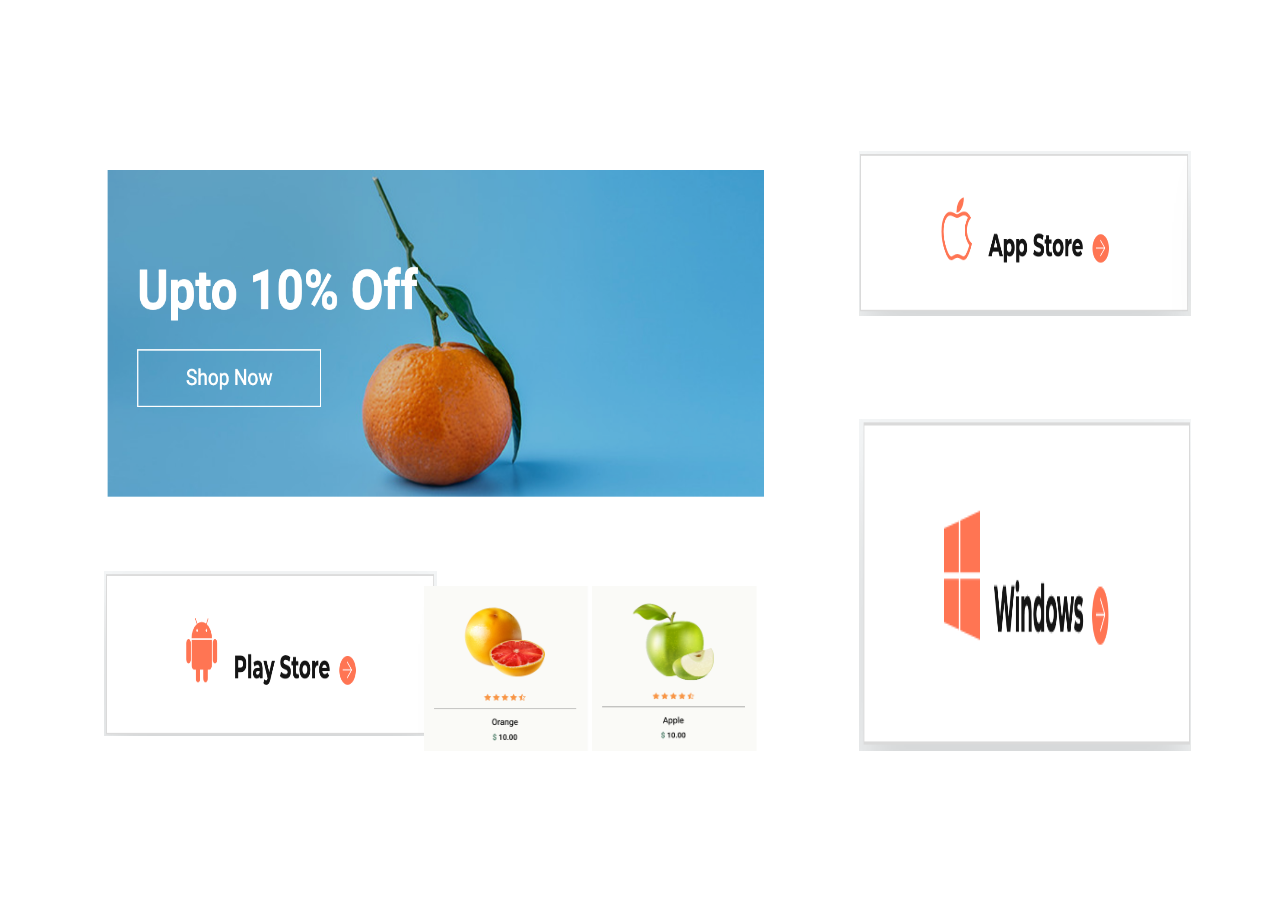
<file: index.html>
<!doctype html>
<html>
<head>
<meta charset="utf-8">
<title>波了个Blog</title>
<link href="css/lanrenzhijia.css" type="text/css" rel="stylesheet" />
</head>
<body>

<div class="lanrenzhijia">
	<li class="lanren01"><img src="images/lanrenzhijia01.png" width="667" height="332" /></li>
	<li class="lanren02"><img src="images/lanrenzhijia02.png" width="333" height="165" /></li>
	<li class="lanren03"><img src="images/lanrenzhijia03.png" width="165" height="165" /></li>
	<li class="lanren04"><img src="images/lanrenzhijia04.png" width="165" height="165" /></li>
	<li class="lanren05"><img src="images/lanrenzhijia05.png" width="332" height="165" /></li>
	<li class="lanren06"><img src="images/lanrenzhijia06.png" width="332" height="332" /></li>
</div>

</body>
</html>
</file>
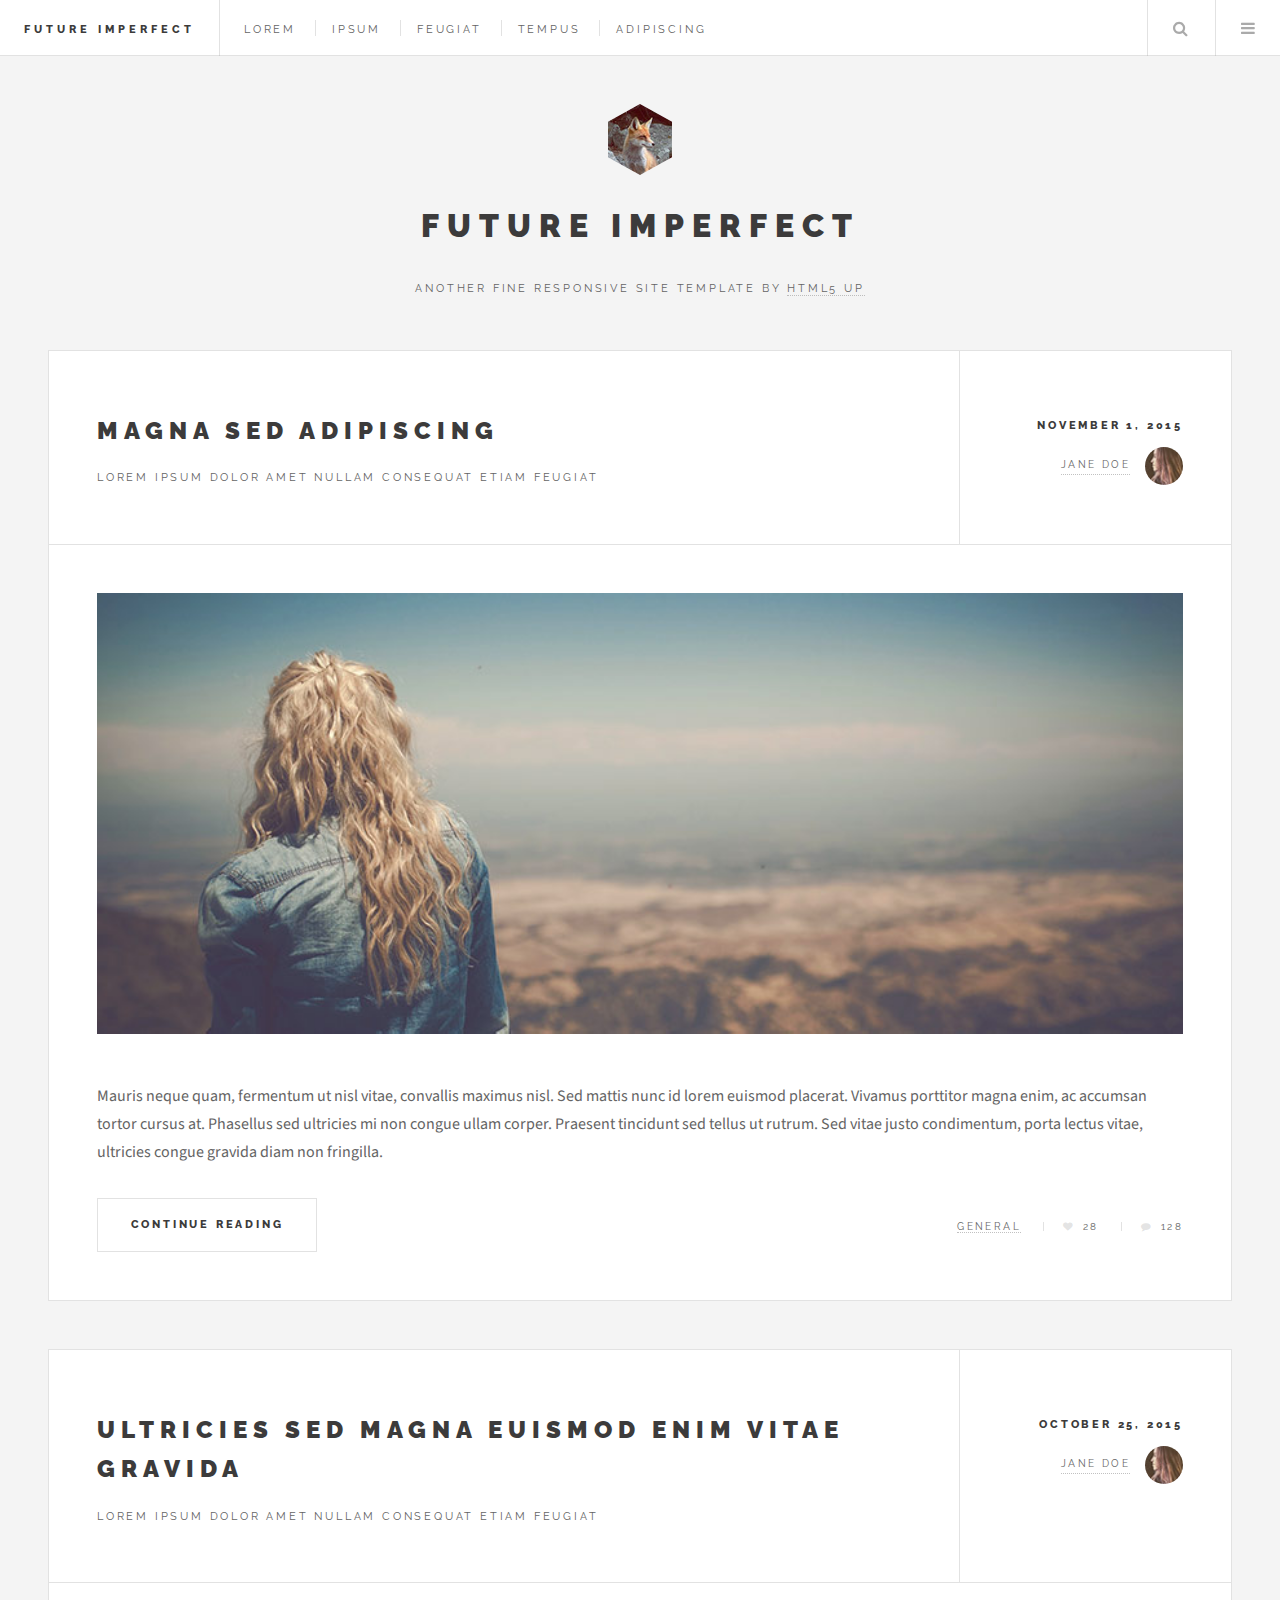
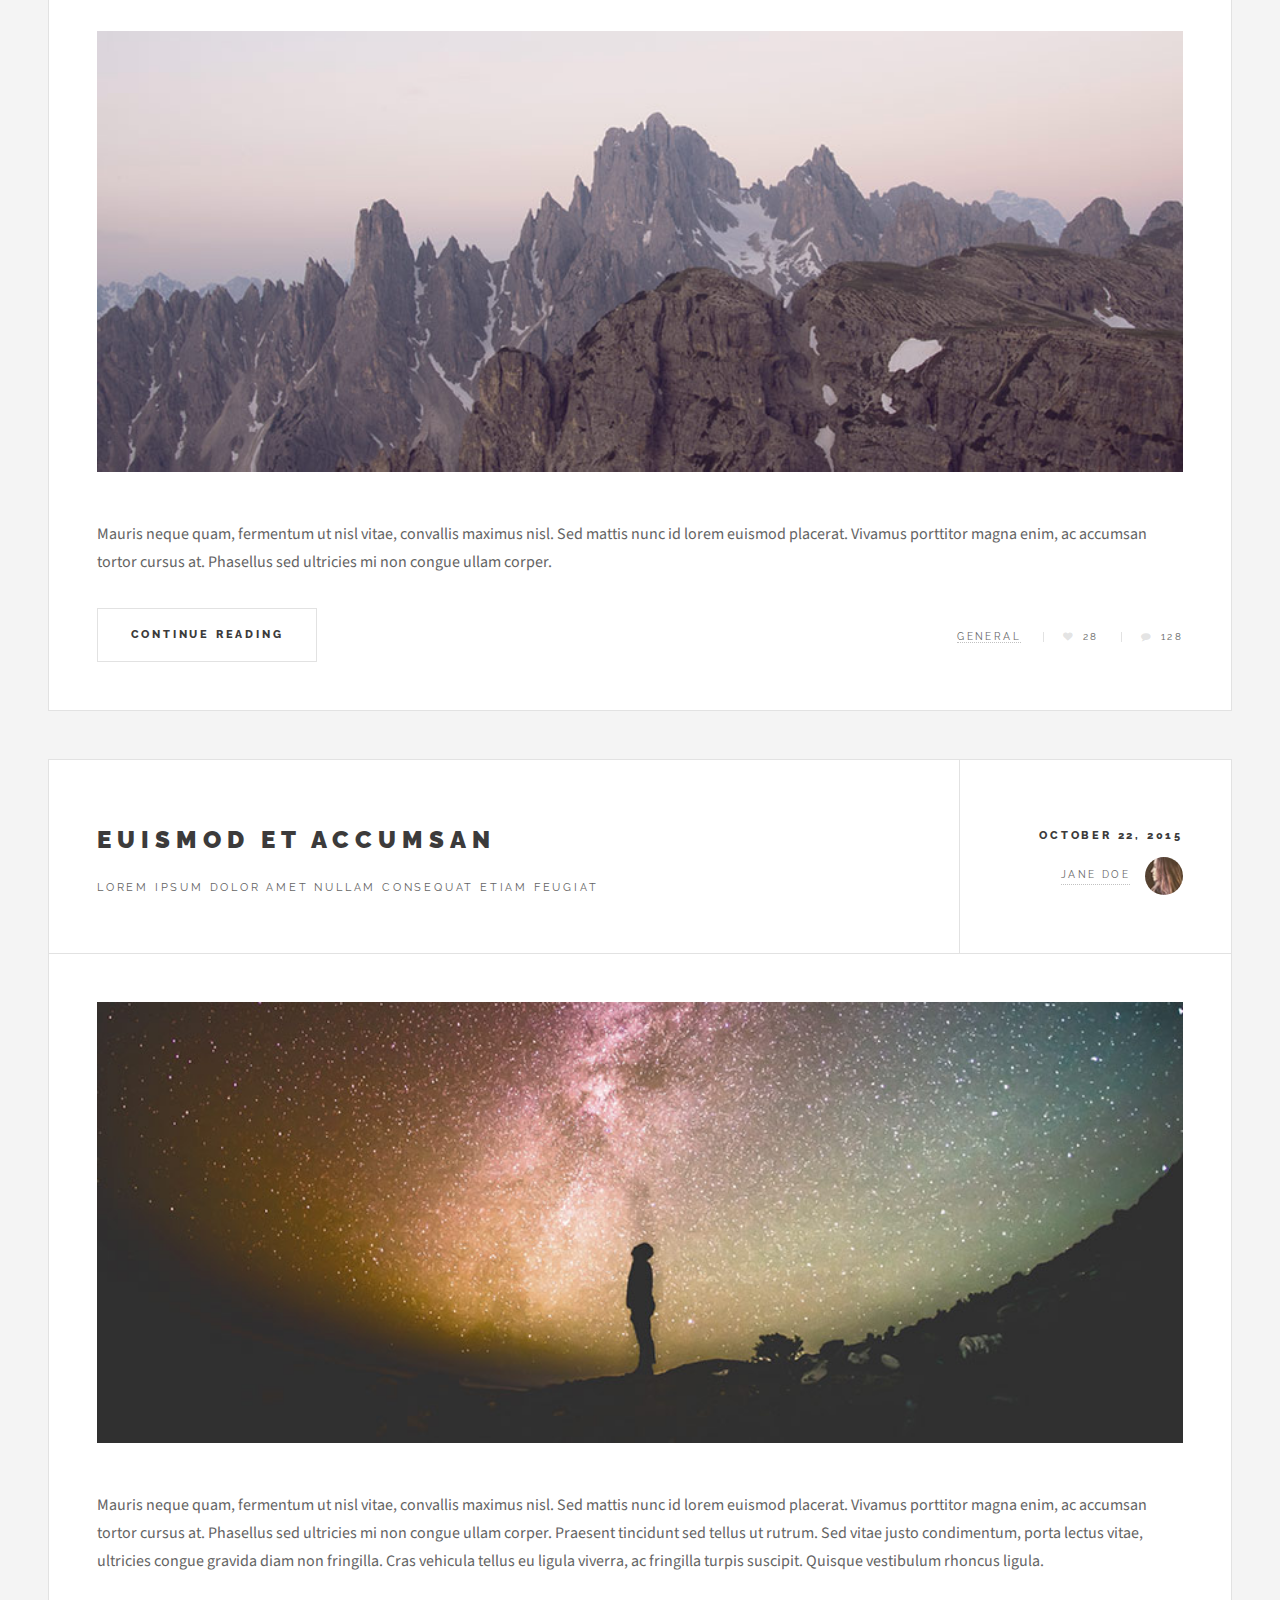
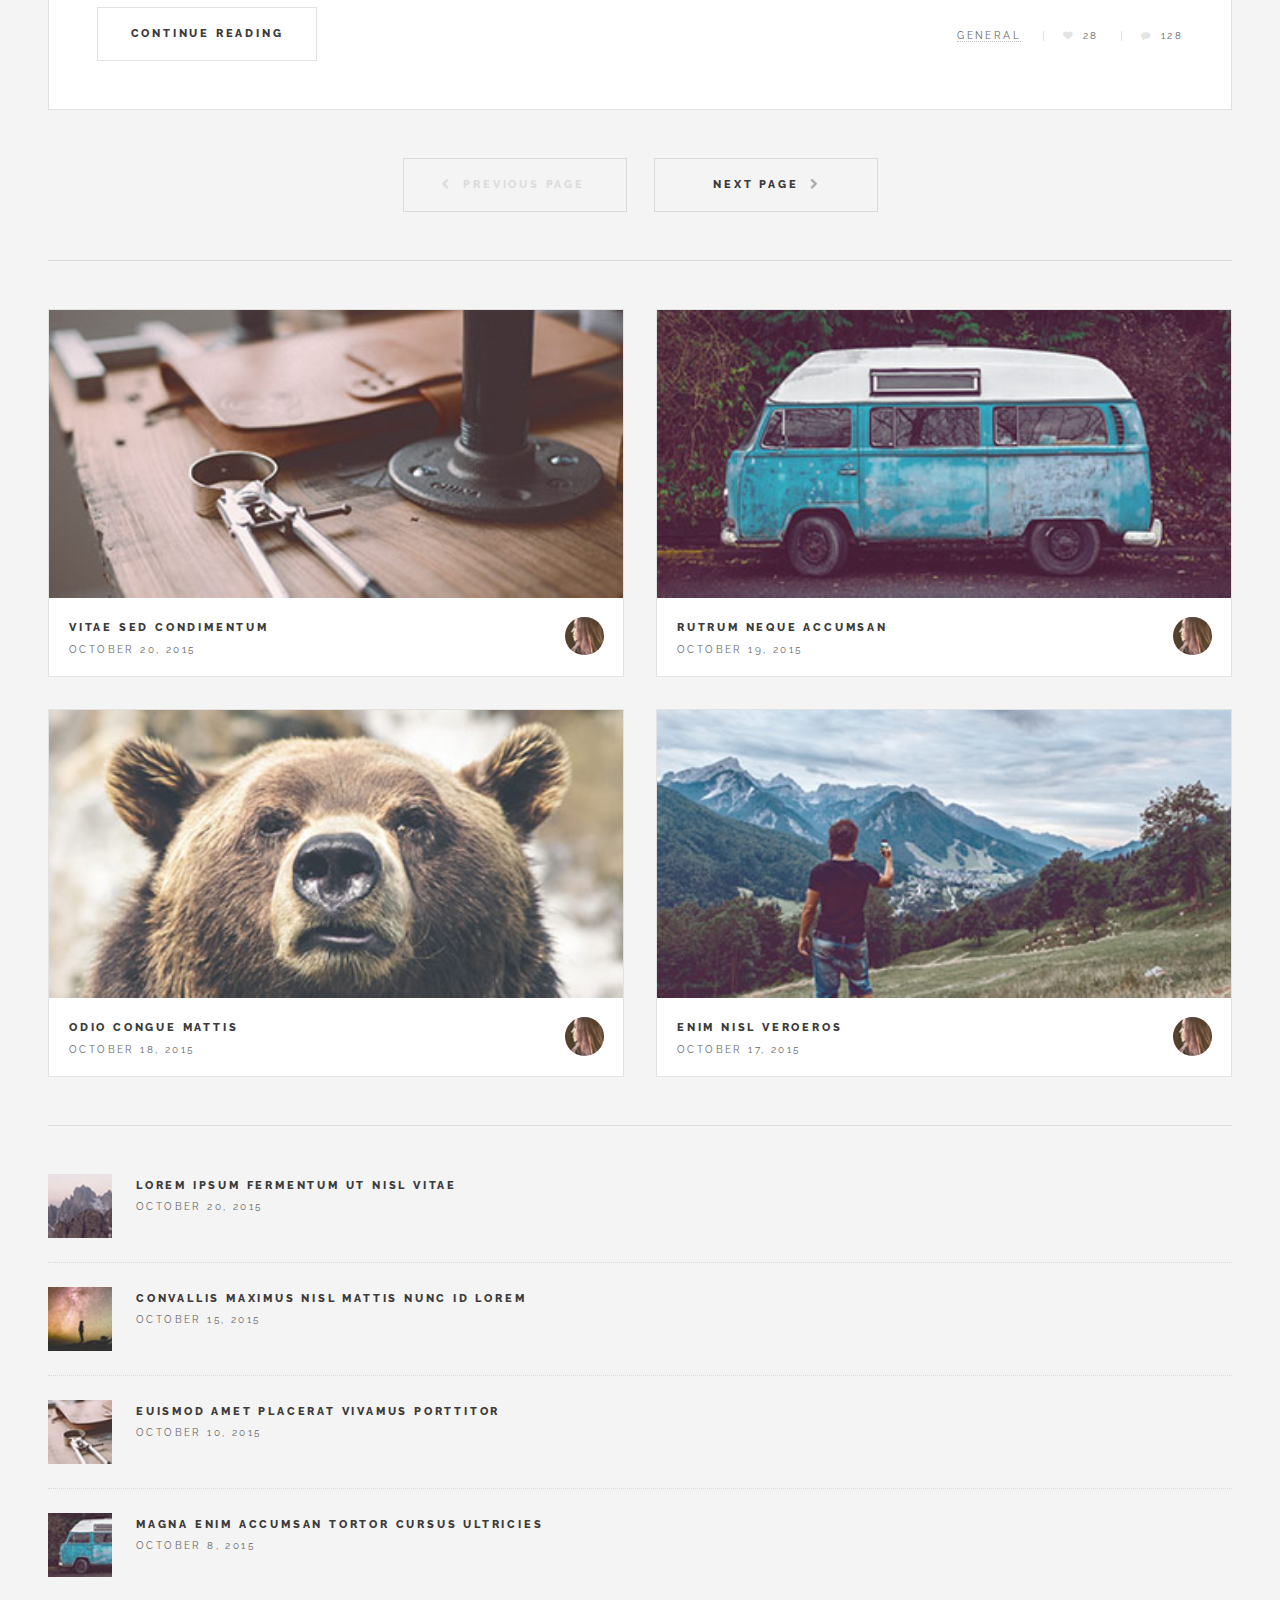
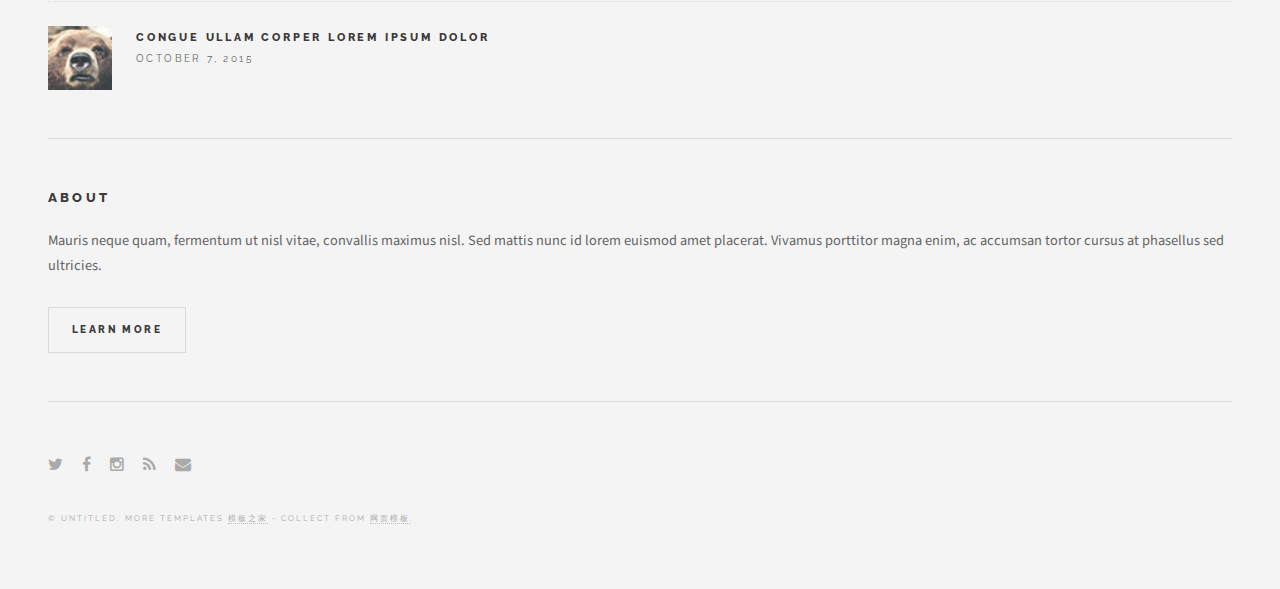
<file: blog/index.html>
<!DOCTYPE HTML>
<html>
	<head>
		<title>Future Imperfect by HTML5 UP</title>
		<meta charset="utf-8" />
		<meta name="viewport" content="width=device-width, initial-scale=1" />
		<!--[if lte IE 8]><script src="assets/js/ie/html5shiv.js"></script><![endif]-->
		<link rel="stylesheet" href="assets/css/main.css" />
		<!--[if lte IE 9]><link rel="stylesheet" href="assets/css/ie9.css" /><![endif]-->
		<!--[if lte IE 8]><link rel="stylesheet" href="assets/css/ie8.css" /><![endif]-->
	</head>
	<body>

		<!-- Wrapper -->
			<div id="wrapper">

				<!-- Header -->
					<header id="header">
						<h1><a href="#">Future Imperfect</a></h1>
						<nav class="links">
							<ul>
								<li><a href="#">Lorem</a></li>
								<li><a href="#">Ipsum</a></li>
								<li><a href="#">Feugiat</a></li>
								<li><a href="#">Tempus</a></li>
								<li><a href="#">Adipiscing</a></li>
							</ul>
						</nav>
						<nav class="main">
							<ul>
								<li class="search">
									<a class="fa-search" href="#search">Search</a>
									<form id="search" method="get" action="#">
										<input type="text" name="query" placeholder="Search" />
									</form>
								</li>
								<li class="menu">
									<a class="fa-bars" href="#menu">Menu</a>
								</li>
							</ul>
						</nav>
					</header>

				<!-- Menu -->
					<section id="menu">

						<!-- Search -->
							<section>
								<form class="search" method="get" action="#">
									<input type="text" name="query" placeholder="Search" />
								</form>
							</section>

						<!-- Links -->
							<section>
								<ul class="links">
									<li>
										<a href="#">
											<h3>Lorem ipsum</h3>
											<p>Feugiat tempus veroeros dolor</p>
										</a>
									</li>
									<li>
										<a href="#">
											<h3>Dolor sit amet</h3>
											<p>Sed vitae justo condimentum</p>
										</a>
									</li>
									<li>
										<a href="#">
											<h3>Feugiat veroeros</h3>
											<p>Phasellus sed ultricies mi congue</p>
										</a>
									</li>
									<li>
										<a href="#">
											<h3>Etiam sed consequat</h3>
											<p>Porta lectus amet ultricies</p>
										</a>
									</li>
								</ul>
							</section>

						<!-- Actions -->
							<section>
								<ul class="actions vertical">
									<li><a href="#" class="button big fit">Log In</a></li>
								</ul>
							</section>

					</section>
                    <div class="copyrights">Collect from <a href="http://www.cssmoban.com/" >企业网站模板</a></div>

				<!-- Main -->
					<div id="main">

						<!-- Post -->
							<article class="post">
								<header>
									<div class="title">
										<h2><a href="#">Magna sed adipiscing</a></h2>
										<p>Lorem ipsum dolor amet nullam consequat etiam feugiat</p>
									</div>
									<div class="meta">
										<time class="published" datetime="2015-11-01">November 1, 2015</time>
										<a href="#" class="author"><span class="name">Jane Doe</span><img src="images/avatar.jpg" alt="" /></a>
									</div>
								</header>
								<a href="#" class="image featured"><img src="images/pic01.jpg" alt="" /></a>
								<p>Mauris neque quam, fermentum ut nisl vitae, convallis maximus nisl. Sed mattis nunc id lorem euismod placerat. Vivamus porttitor magna enim, ac accumsan tortor cursus at. Phasellus sed ultricies mi non congue ullam corper. Praesent tincidunt sed tellus ut rutrum. Sed vitae justo condimentum, porta lectus vitae, ultricies congue gravida diam non fringilla.</p>
								<footer>
									<ul class="actions">
										<li><a href="#" class="button big">Continue Reading</a></li>
									</ul>
									<ul class="stats">
										<li><a href="#">General</a></li>
										<li><a href="#" class="icon fa-heart">28</a></li>
										<li><a href="#" class="icon fa-comment">128</a></li>
									</ul>
								</footer>
							</article>

						<!-- Post -->
							<article class="post">
								<header>
									<div class="title">
										<h2><a href="#">Ultricies sed magna euismod enim vitae gravida</a></h2>
										<p>Lorem ipsum dolor amet nullam consequat etiam feugiat</p>
									</div>
									<div class="meta">
										<time class="published" datetime="2015-10-25">October 25, 2015</time>
										<a href="#" class="author"><span class="name">Jane Doe</span><img src="images/avatar.jpg" alt="" /></a>
									</div>
								</header>
								<a href="#" class="image featured"><img src="images/pic02.jpg" alt="" /></a>
								<p>Mauris neque quam, fermentum ut nisl vitae, convallis maximus nisl. Sed mattis nunc id lorem euismod placerat. Vivamus porttitor magna enim, ac accumsan tortor cursus at. Phasellus sed ultricies mi non congue ullam corper.</p>
								<footer>
									<ul class="actions">
										<li><a href="#" class="button big">Continue Reading</a></li>
									</ul>
									<ul class="stats">
										<li><a href="#">General</a></li>
										<li><a href="#" class="icon fa-heart">28</a></li>
										<li><a href="#" class="icon fa-comment">128</a></li>
									</ul>
								</footer>
                                
							</article>

						<!-- Post -->
							<article class="post">
								<header>
									<div class="title">
										<h2><a href="#">Euismod et accumsan</a></h2>
										<p>Lorem ipsum dolor amet nullam consequat etiam feugiat</p>
									</div>
									<div class="meta">
										<time class="published" datetime="2015-10-22">October 22, 2015</time>
										<a href="#" class="author"><span class="name">Jane Doe</span><img src="images/avatar.jpg" alt="" /></a>
									</div>
								</header>
								<a href="#" class="image featured"><img src="images/pic03.jpg" alt="" /></a>
								<p>Mauris neque quam, fermentum ut nisl vitae, convallis maximus nisl. Sed mattis nunc id lorem euismod placerat. Vivamus porttitor magna enim, ac accumsan tortor cursus at. Phasellus sed ultricies mi non congue ullam corper. Praesent tincidunt sed tellus ut rutrum. Sed vitae justo condimentum, porta lectus vitae, ultricies congue gravida diam non fringilla. Cras vehicula tellus eu ligula viverra, ac fringilla turpis suscipit. Quisque vestibulum rhoncus ligula.</p>
								<footer>
									<ul class="actions">
										<li><a href="#" class="button big">Continue Reading</a></li>
									</ul>
									<ul class="stats">
										<li><a href="#">General</a></li>
										<li><a href="#" class="icon fa-heart">28</a></li>
										<li><a href="#" class="icon fa-comment">128</a></li>
									</ul>
								</footer>
							</article>

						<!-- Post -->
						<!--
							<article class="post">
								<header>
									<div class="title">
										<h2><a href="#">Elements</a></h2>
										<p>Lorem ipsum dolor amet nullam consequat etiam feugiat</p>
									</div>
									<div class="meta">
										<time class="published" datetime="2015-10-18">October 18, 2015</time>
										<a href="#" class="author"><span class="name">Jane Doe</span><img src="images/avatar.jpg" alt="" /></a>
									</div>
								</header>

								<section>
									<h3>Text</h3>
									<p>This is <b>bold</b> and this is <strong>strong</strong>. This is <i>italic</i> and this is <em>emphasized</em>.
									This is <sup>superscript</sup> text and this is <sub>subscript</sub> text.
									This is <u>underlined</u> and this is code: <code>for (;;) { ... }</code>. Finally, <a href="#">this is a link</a>.</p>
									<hr />
									<p>Nunc lacinia ante nunc ac lobortis. Interdum adipiscing gravida odio porttitor sem non mi integer non faucibus ornare mi ut ante amet placerat aliquet. Volutpat eu sed ante lacinia sapien lorem accumsan varius montes viverra nibh in adipiscing blandit tempus accumsan.</p>
									<hr />
									<h2>Heading Level 2</h2>
									<h3>Heading Level 3</h3>
									<h4>Heading Level 4</h4>
									<hr />
									<h4>Blockquote</h4>
									<blockquote>Fringilla nisl. Donec accumsan interdum nisi, quis tincidunt felis sagittis eget tempus euismod. Vestibulum ante ipsum primis in faucibus vestibulum. Blandit adipiscing eu felis iaculis volutpat ac adipiscing accumsan faucibus. Vestibulum ante ipsum primis in faucibus lorem ipsum dolor sit amet nullam adipiscing eu felis.</blockquote>
									<h4>Preformatted</h4>
									<pre><code>i = 0;

while (!deck.isInOrder()) {
  print 'Iteration ' + i;
  deck.shuffle();
  i++;
}

print 'It took ' + i + ' iterations to sort the deck.';</code></pre>
								</section>

								<section>
									<h3>Lists</h3>
									<div class="row">
										<div class="6u 12u$(medium)">
											<h4>Unordered</h4>
											<ul>
												<li>Dolor pulvinar etiam.</li>
												<li>Sagittis adipiscing.</li>
												<li>Felis enim feugiat.</li>
											</ul>
											<h4>Alternate</h4>
											<ul class="alt">
												<li>Dolor pulvinar etiam.</li>
												<li>Sagittis adipiscing.</li>
												<li>Felis enim feugiat.</li>
											</ul>
										</div>
										<div class="6u$ 12u$(medium)">
											<h4>Ordered</h4>
											<ol>
												<li>Dolor pulvinar etiam.</li>
												<li>Etiam vel felis viverra.</li>
												<li>Felis enim feugiat.</li>
												<li>Dolor pulvinar etiam.</li>
												<li>Etiam vel felis lorem.</li>
												<li>Felis enim et feugiat.</li>
											</ol>
											<h4>Icons</h4>
											<ul class="icons">
												<li><a href="#" class="icon fa-twitter"><span class="label">Twitter</span></a></li>
												<li><a href="#" class="icon fa-facebook"><span class="label">Facebook</span></a></li>
												<li><a href="#" class="icon fa-instagram"><span class="label">Instagram</span></a></li>
												<li><a href="#" class="icon fa-github"><span class="label">Github</span></a></li>
											</ul>
										</div>
									</div>
									<h3>Actions</h3>
									<div class="row">
										<div class="6u 12u$(medium)">
											<ul class="actions">
												<li><a href="#" class="button">Default</a></li>
												<li><a href="#" class="button">Default</a></li>
												<li><a href="#" class="button">Default</a></li>
											</ul>
											<ul class="actions small">
												<li><a href="#" class="button small">Small</a></li>
												<li><a href="#" class="button small">Small</a></li>
												<li><a href="#" class="button small">Small</a></li>
											</ul>
											<ul class="actions vertical">
												<li><a href="#" class="button">Default</a></li>
												<li><a href="#" class="button">Default</a></li>
												<li><a href="#" class="button">Default</a></li>
											</ul>
											<ul class="actions vertical small">
												<li><a href="#" class="button small">Small</a></li>
												<li><a href="#" class="button small">Small</a></li>
												<li><a href="#" class="button small">Small</a></li>
											</ul>
										</div>
										<div class="6u 12u$(medium)">
											<ul class="actions vertical">
												<li><a href="#" class="button fit">Default</a></li>
												<li><a href="#" class="button fit">Default</a></li>
											</ul>
											<ul class="actions vertical small">
												<li><a href="#" class="button small fit">Small</a></li>
												<li><a href="#" class="button small fit">Small</a></li>
											</ul>
										</div>
									</div>
								</section>

								<section>
									<h3>Table</h3>
									<h4>Default</h4>
									<div class="table-wrapper">
										<table>
											<thead>
												<tr>
													<th>Name</th>
													<th>Description</th>
													<th>Price</th>
												</tr>
											</thead>
											<tbody>
												<tr>
													<td>Item One</td>
													<td>Ante turpis integer aliquet porttitor.</td>
													<td>29.99</td>
												</tr>
												<tr>
													<td>Item Two</td>
													<td>Vis ac commodo adipiscing arcu aliquet.</td>
													<td>19.99</td>
												</tr>
												<tr>
													<td>Item Three</td>
													<td> Morbi faucibus arcu accumsan lorem.</td>
													<td>29.99</td>
												</tr>
												<tr>
													<td>Item Four</td>
													<td>Vitae integer tempus condimentum.</td>
													<td>19.99</td>
												</tr>
												<tr>
													<td>Item Five</td>
													<td>Ante turpis integer aliquet porttitor.</td>
													<td>29.99</td>
												</tr>
											</tbody>
											<tfoot>
												<tr>
													<td colspan="2"></td>
													<td>100.00</td>
												</tr>
											</tfoot>
										</table>
									</div>

									<h4>Alternate</h4>
									<div class="table-wrapper">
										<table class="alt">
											<thead>
												<tr>
													<th>Name</th>
													<th>Description</th>
													<th>Price</th>
												</tr>
											</thead>
											<tbody>
												<tr>
													<td>Item One</td>
													<td>Ante turpis integer aliquet porttitor.</td>
													<td>29.99</td>
												</tr>
												<tr>
													<td>Item Two</td>
													<td>Vis ac commodo adipiscing arcu aliquet.</td>
													<td>19.99</td>
												</tr>
												<tr>
													<td>Item Three</td>
													<td> Morbi faucibus arcu accumsan lorem.</td>
													<td>29.99</td>
												</tr>
												<tr>
													<td>Item Four</td>
													<td>Vitae integer tempus condimentum.</td>
													<td>19.99</td>
												</tr>
												<tr>
													<td>Item Five</td>
													<td>Ante turpis integer aliquet porttitor.</td>
													<td>29.99</td>
												</tr>
											</tbody>
											<tfoot>
												<tr>
													<td colspan="2"></td>
													<td>100.00</td>
												</tr>
											</tfoot>
										</table>
									</div>
								</section>

								<section>
									<h3>Buttons</h3>
									<ul class="actions">
										<li><a href="#" class="button big">Big</a></li>
										<li><a href="#" class="button">Default</a></li>
										<li><a href="#" class="button small">Small</a></li>
									</ul>
									<ul class="actions fit">
										<li><a href="#" class="button fit">Fit</a></li>
										<li><a href="#" class="button fit">Fit</a></li>
										<li><a href="#" class="button fit">Fit</a></li>
									</ul>
									<ul class="actions fit small">
										<li><a href="#" class="button fit small">Fit + Small</a></li>
										<li><a href="#" class="button fit small">Fit + Small</a></li>
										<li><a href="#" class="button fit small">Fit + Small</a></li>
									</ul>
									<ul class="actions">
										<li><a href="#" class="button icon fa-download">Icon</a></li>
										<li><a href="#" class="button icon fa-upload">Icon</a></li>
										<li><a href="#" class="button icon fa-save">Icon</a></li>
									</ul>
									<ul class="actions">
										<li><span class="button disabled">Disabled</span></li>
										<li><span class="button disabled icon fa-download">Disabled</span></li>
									</ul>
								</section>

								<section>
									<h3>Form</h3>
									<form method="post" action="#">
										<div class="row uniform">
											<div class="6u 12u$(xsmall)">
												<input type="text" name="demo-name" id="demo-name" value="" placeholder="Name" />
											</div>
											<div class="6u$ 12u$(xsmall)">
												<input type="email" name="demo-email" id="demo-email" value="" placeholder="Email" />
											</div>
											<div class="12u$">
												<div class="select-wrapper">
													<select name="demo-category" id="demo-category">
														<option value="">- Category -</option>
														<option value="1">Manufacturing</option>
														<option value="1">Shipping</option>
														<option value="1">Administration</option>
														<option value="1">Human Resources</option>
													</select>
												</div>
											</div>
											<div class="4u 12u$(small)">
												<input type="radio" id="demo-priority-low" name="demo-priority" checked>
												<label for="demo-priority-low">Low</label>
											</div>
											<div class="4u 12u$(small)">
												<input type="radio" id="demo-priority-normal" name="demo-priority">
												<label for="demo-priority-normal">Normal</label>
											</div>
											<div class="4u$ 12u$(small)">
												<input type="radio" id="demo-priority-high" name="demo-priority">
												<label for="demo-priority-high">High</label>
											</div>
											<div class="6u 12u$(small)">
												<input type="checkbox" id="demo-copy" name="demo-copy">
												<label for="demo-copy">Email me a copy</label>
											</div>
											<div class="6u$ 12u$(small)">
												<input type="checkbox" id="demo-human" name="demo-human" checked>
												<label for="demo-human">Not a robot</label>
											</div>
											<div class="12u$">
												<textarea name="demo-message" id="demo-message" placeholder="Enter your message" rows="6"></textarea>
											</div>
											<div class="12u$">
												<ul class="actions">
													<li><input type="submit" value="Send Message" /></li>
													<li><input type="reset" value="Reset" /></li>
												</ul>
											</div>
										</div>
									</form>
								</section>

								<section>
									<h3>Image</h3>
									<h4>Fit</h4>
									<div class="box alt">
										<div class="row uniform">
											<div class="12u$"><span class="image fit"><img src="images/pic02.jpg" alt="" /></span></div>
											<div class="4u"><span class="image fit"><img src="images/pic04.jpg" alt="" /></span></div>
											<div class="4u"><span class="image fit"><img src="images/pic05.jpg" alt="" /></span></div>
											<div class="4u$"><span class="image fit"><img src="images/pic06.jpg" alt="" /></span></div>
											<div class="4u"><span class="image fit"><img src="images/pic06.jpg" alt="" /></span></div>
											<div class="4u"><span class="image fit"><img src="images/pic04.jpg" alt="" /></span></div>
											<div class="4u$"><span class="image fit"><img src="images/pic05.jpg" alt="" /></span></div>
											<div class="4u"><span class="image fit"><img src="images/pic05.jpg" alt="" /></span></div>
											<div class="4u"><span class="image fit"><img src="images/pic06.jpg" alt="" /></span></div>
											<div class="4u$"><span class="image fit"><img src="images/pic04.jpg" alt="" /></span></div>
										</div>
									</div>
									<h4>Left &amp; Right</h4>
									<p><span class="image left"><img src="images/pic07.jpg" alt="" /></span>Fringilla nisl. Donec accumsan interdum nisi, quis tincidunt felis sagittis eget. tempus euismod. Vestibulum ante ipsum primis in faucibus vestibulum. Blandit adipiscing eu felis iaculis volutpat ac adipiscing accumsan eu faucibus. Integer ac pellentesque praesent tincidunt felis sagittis eget. tempus euismod. Vestibulum ante ipsum primis in faucibus vestibulum. Blandit adipiscing eu felis iaculis volutpat ac adipiscing accumsan eu faucibus. Integer ac pellentesque praesent. Donec accumsan interdum nisi, quis tincidunt felis sagittis eget. tempus euismod. Vestibulum ante ipsum primis in faucibus vestibulum. Blandit adipiscing eu felis iaculis volutpat ac adipiscing accumsan eu faucibus. Integer ac pellentesque praesent tincidunt felis sagittis eget. tempus euismod. Vestibulum ante ipsum primis in faucibus vestibulum. Blandit adipiscing eu felis iaculis volutpat ac adipiscing accumsan eu faucibus. Integer ac pellentesque praesent. Blandit adipiscing eu felis iaculis volutpat ac adipiscing accumsan eu faucibus. Integer ac pellentesque praesent tincidunt felis sagittis eget. tempus euismod. Vestibulum ante ipsum primis in faucibus vestibulum. Blandit adipiscing eu felis iaculis volutpat ac adipiscing accumsan eu faucibus. Integer ac pellentesque praesent.</p>
									<p><span class="image right"><img src="images/pic04.jpg" alt="" /></span>Fringilla nisl. Donec accumsan interdum nisi, quis tincidunt felis sagittis eget. tempus euismod. Vestibulum ante ipsum primis in faucibus vestibulum. Blandit adipiscing eu felis iaculis volutpat ac adipiscing accumsan eu faucibus. Integer ac pellentesque praesent tincidunt felis sagittis eget. tempus euismod. Vestibulum ante ipsum primis in faucibus vestibulum. Blandit adipiscing eu felis iaculis volutpat ac adipiscing accumsan eu faucibus. Integer ac pellentesque praesent. Donec accumsan interdum nisi, quis tincidunt felis sagittis eget. tempus euismod. Vestibulum ante ipsum primis in faucibus vestibulum. Blandit adipiscing eu felis iaculis volutpat ac adipiscing accumsan eu faucibus. Integer ac pellentesque praesent tincidunt felis sagittis eget. tempus euismod. Vestibulum ante ipsum primis in faucibus vestibulum. Blandit adipiscing eu felis iaculis volutpat ac adipiscing accumsan eu faucibus. Integer ac pellentesque praesent. Blandit adipiscing eu felis iaculis volutpat ac adipiscing accumsan eu faucibus. Integer ac pellentesque praesent tincidunt felis sagittis eget. tempus euismod. Vestibulum ante ipsum primis in faucibus vestibulum. Blandit adipiscing eu felis iaculis volutpat ac adipiscing accumsan eu faucibus. Integer ac pellentesque praesent.</p>
								</section>

							</article>
						-->

						<!-- Pagination -->
							<ul class="actions pagination">
								<li><a href="" class="disabled button big previous">Previous Page</a></li>
								<li><a href="#" class="button big next">Next Page</a></li>
							</ul>

					</div>

				<!-- Sidebar -->
					<section id="sidebar">

						<!-- Intro -->
							<section id="intro">
								<a href="#" class="logo"><img src="images/logo.jpg" alt="" /></a>
								<header>
									<h2>Future Imperfect</h2>
									<p>Another fine responsive site template by <a href="http://html5up.net">HTML5 UP</a></p>
								</header>
							</section>

						<!-- Mini Posts -->
							<section>
								<div class="mini-posts">

									<!-- Mini Post -->
										<article class="mini-post">
											<header>
												<h3><a href="#">Vitae sed condimentum</a></h3>
												<time class="published" datetime="2015-10-20">October 20, 2015</time>
												<a href="#" class="author"><img src="images/avatar.jpg" alt="" /></a>
											</header>
											<a href="#" class="image"><img src="images/pic04.jpg" alt="" /></a>
										</article>

									<!-- Mini Post -->
										<article class="mini-post">
											<header>
												<h3><a href="#">Rutrum neque accumsan</a></h3>
												<time class="published" datetime="2015-10-19">October 19, 2015</time>
												<a href="#" class="author"><img src="images/avatar.jpg" alt="" /></a>
											</header>
											<a href="#" class="image"><img src="images/pic05.jpg" alt="" /></a>
										</article>

									<!-- Mini Post -->
										<article class="mini-post">
											<header>
												<h3><a href="#">Odio congue mattis</a></h3>
												<time class="published" datetime="2015-10-18">October 18, 2015</time>
												<a href="#" class="author"><img src="images/avatar.jpg" alt="" /></a>
											</header>
											<a href="#" class="image"><img src="images/pic06.jpg" alt="" /></a>
										</article>

									<!-- Mini Post -->
										<article class="mini-post">
											<header>
												<h3><a href="#">Enim nisl veroeros</a></h3>
												<time class="published" datetime="2015-10-17">October 17, 2015</time>
												<a href="#" class="author"><img src="images/avatar.jpg" alt="" /></a>
											</header>
											<a href="#" class="image"><img src="images/pic07.jpg" alt="" /></a>
										</article>

								</div>
							</section>

						<!-- Posts List -->
							<section>
								<ul class="posts">
									<li>
										<article>
											<header>
												<h3><a href="#">Lorem ipsum fermentum ut nisl vitae</a></h3>
												<time class="published" datetime="2015-10-20">October 20, 2015</time>
											</header>
											<a href="#" class="image"><img src="images/pic08.jpg" alt="" /></a>
										</article>
									</li>
									<li>
										<article>
											<header>
												<h3><a href="#">Convallis maximus nisl mattis nunc id lorem</a></h3>
												<time class="published" datetime="2015-10-15">October 15, 2015</time>
											</header>
											<a href="#" class="image"><img src="images/pic09.jpg" alt="" /></a>
										</article>
									</li>
									<li>
										<article>
											<header>
												<h3><a href="#">Euismod amet placerat vivamus porttitor</a></h3>
												<time class="published" datetime="2015-10-10">October 10, 2015</time>
											</header>
											<a href="#" class="image"><img src="images/pic10.jpg" alt="" /></a>
										</article>
									</li>
									<li>
										<article>
											<header>
												<h3><a href="#">Magna enim accumsan tortor cursus ultricies</a></h3>
												<time class="published" datetime="2015-10-08">October 8, 2015</time>
											</header>
											<a href="#" class="image"><img src="images/pic11.jpg" alt="" /></a>
										</article>
									</li>
									<li>
										<article>
											<header>
												<h3><a href="#">Congue ullam corper lorem ipsum dolor</a></h3>
												<time class="published" datetime="2015-10-06">October 7, 2015</time>
											</header>
											<a href="#" class="image"><img src="images/pic12.jpg" alt="" /></a>
										</article>
									</li>
								</ul>
							</section>

						<!-- About -->
							<section class="blurb">
								<h2>About</h2>
								<p>Mauris neque quam, fermentum ut nisl vitae, convallis maximus nisl. Sed mattis nunc id lorem euismod amet placerat. Vivamus porttitor magna enim, ac accumsan tortor cursus at phasellus sed ultricies.</p>
								<ul class="actions">
									<li><a href="#" class="button">Learn More</a></li>
								</ul>
							</section>

						<!-- Footer -->
							<section id="footer">
								<ul class="icons">
									<li><a href="#" class="fa-twitter"><span class="label">Twitter</span></a></li>
									<li><a href="#" class="fa-facebook"><span class="label">Facebook</span></a></li>
									<li><a href="#" class="fa-instagram"><span class="label">Instagram</span></a></li>
									<li><a href="#" class="fa-rss"><span class="label">RSS</span></a></li>
									<li><a href="#" class="fa-envelope"><span class="label">Email</span></a></li>
								</ul>
								<p class="copyright">&copy; Untitled. More Templates <a href="http://www.cssmoban.com/" target="_blank" title="模板之家">模板之家</a> - Collect from <a href="http://www.cssmoban.com/" title="网页模板" target="_blank">网页模板</a>.</p>
							</section>

					</section>

			</div>

		<!-- Scripts -->
			<script src="assets/js/jquery.min.js"></script>
			<script src="assets/js/skel.min.js"></script>
			<script src="assets/js/util.js"></script>
			<!--[if lte IE 8]><script src="assets/js/ie/respond.min.js"></script><![endif]-->
			<script src="assets/js/main.js"></script>

	</body>
</html>
</file>
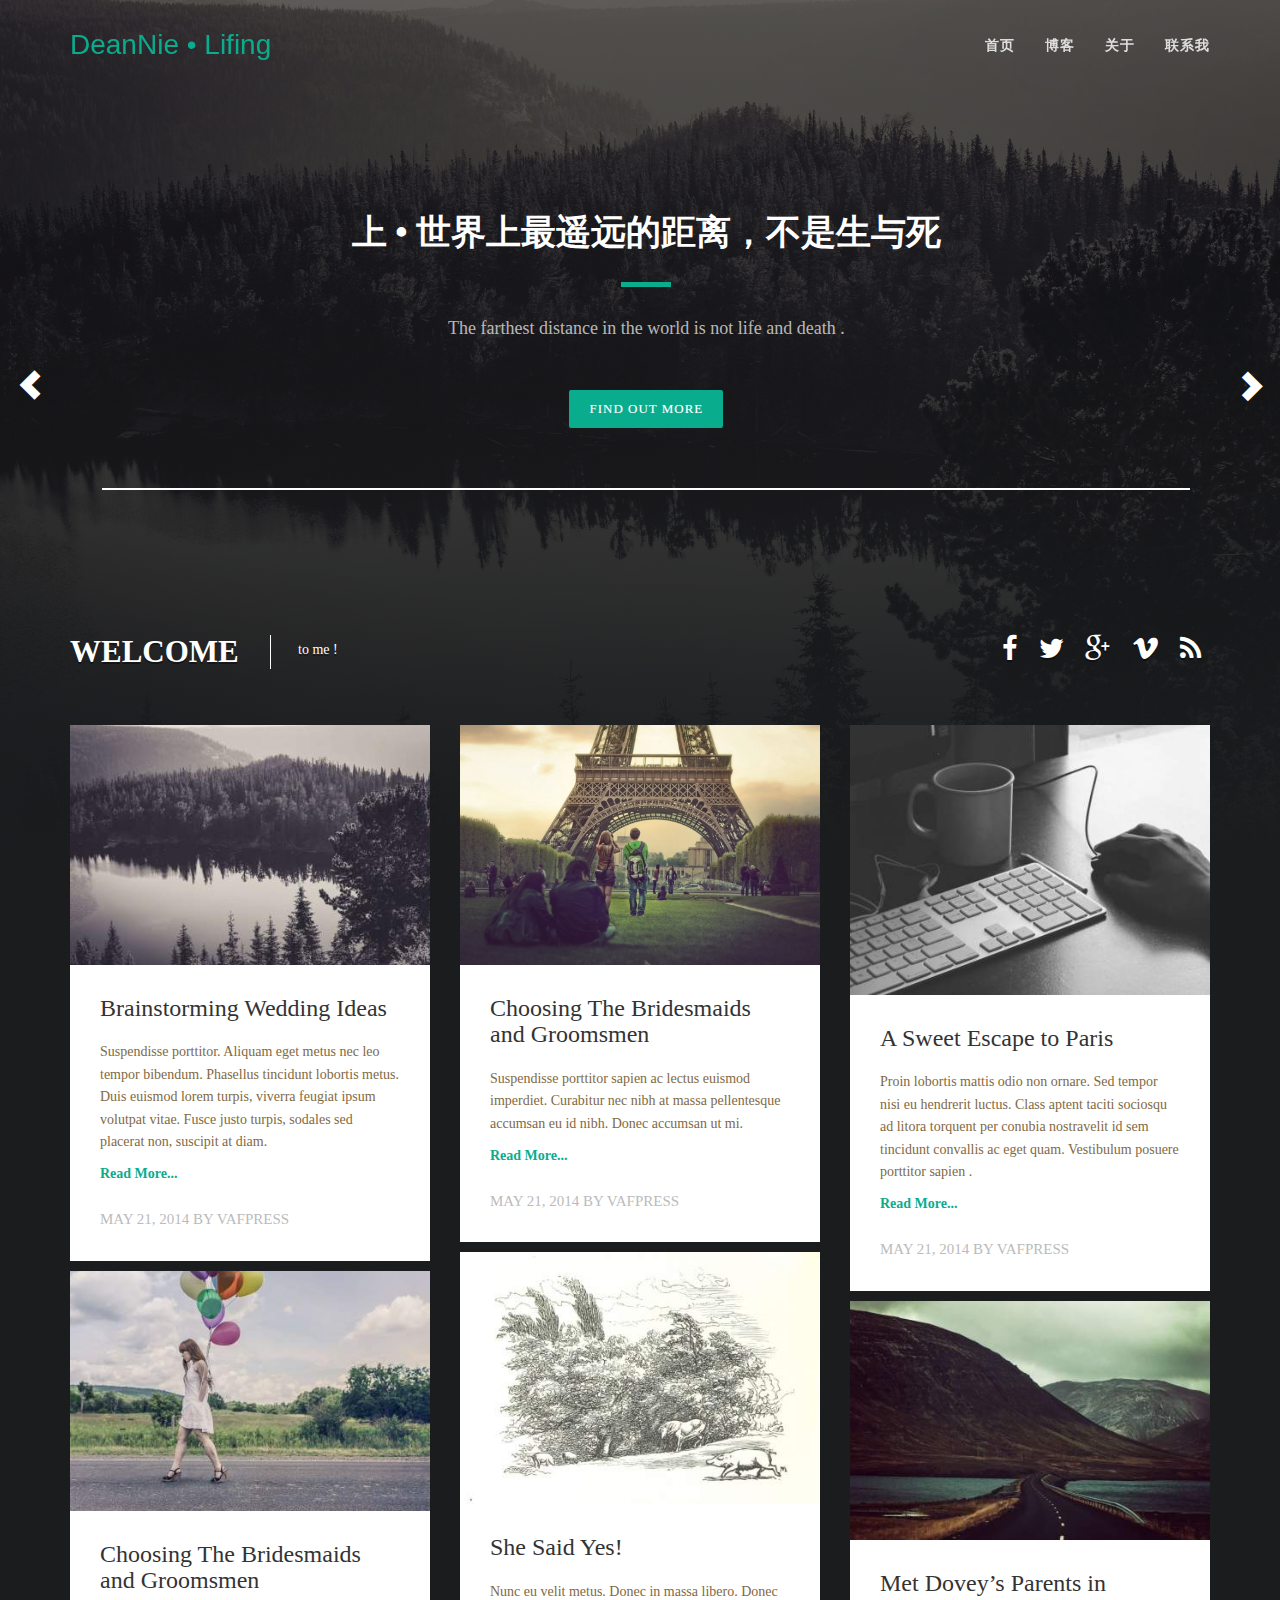
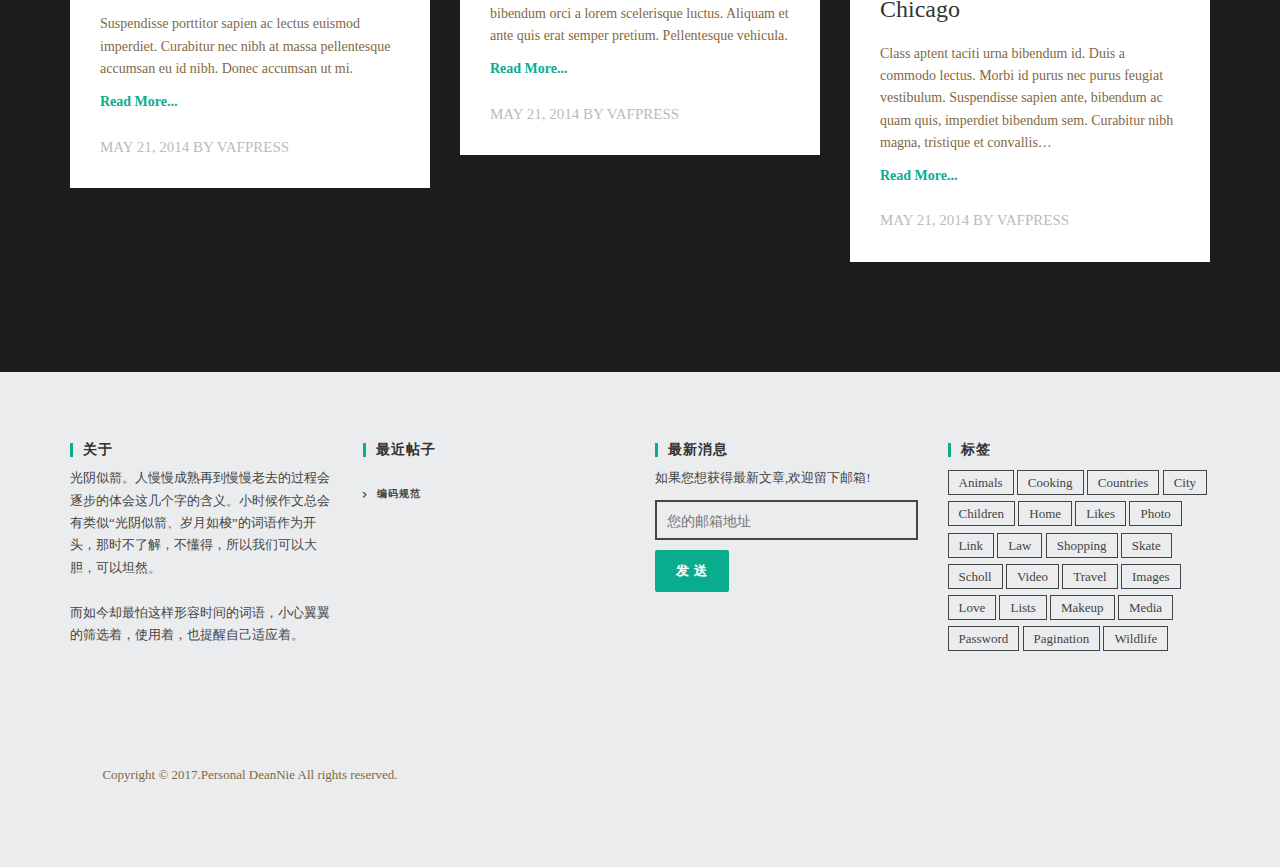
<file: Home/index.html>
<html>
<head>
  <!-- META DATA -->
	<meta charset="utf-8" />
    <meta http-equiv="X-UA-Compatible" content="IE=edge" />
    <meta name="viewport" content="width=device-width, initial-scale=1" />
    <meta name="description" content="">
    <meta name="author" content="">

	<title>聂小波 生活</title>
  
	<!-- Bootstrap Core CSS -->
    <link rel="stylesheet" href="css/bootstrap.min.css"  type="text/css">
	
	<!-- Owl Carousel Assets -->
    <link href="owl-carousel/owl.carousel.css" rel="stylesheet">
    <!-- <link href="owl-carousel/owl.theme.css" rel="stylesheet"> -->
	
	<!-- Custom CSS -->
    <link rel="stylesheet" href="css/style.css">
	
	<!-- Custom Fonts -->
    <link rel="stylesheet" href="font-awesome-4.4.0/css/font-awesome.min.css"  type="text/css">
	<!---<link href='http://fonts.googleapis.com/css?family=Asap:400,700' rel='stylesheet' type='text/css'>--->
	
	<!-- HTML5 Shim and Respond.js IE8 support of HTML5 elements and media queries -->
    <!-- WARNING: Respond.js doesn't work if you view the page via file:// -->
    <!--[if lt IE 9]>
        <script src="js/html5shiv.js"></script>
        <script src="js/respond.min.js"></script>
    <![endif]-->
	
</head>

 <body class="index-page">

	<!-- /////////////////////////////////////////Navigation -->
    <nav class="navbar navbar-default navbar-fixed-top">
        <div class="container">
            <!-- Brand and toggle get grouped for better mobile display -->
            <div class="navbar-header page-scroll">
                <button type="button" class="navbar-toggle" data-toggle="collapse" data-target="#bs-example-navbar-collapse-1">
                    <span class="sr-only">Toggle navigation</span>
                    <span class="icon-bar"></span>
                    <span class="icon-bar"></span>
                    <span class="icon-bar"></span>
                </button>
                <a class="navbar-brand page-scroll" href="index.html">DeanNie • Lifing</a>
            </div>

            <!-- Collect the nav links, forms, and other content for toggling -->
            <div class="collapse navbar-collapse" id="bs-example-navbar-collapse-1">
                <ul class="nav navbar-nav navbar-right">
					<li>
                        <a class="page-scroll" href="index.html">首页</a>
                    </li>
					<li>
                        <a class="page-scroll" href="archive.html">博客</a>
                    </li>
                    <li>
                        <a class="page-scroll" href="single.html">关于</a>
                    </li>
                    <li>
                        <a class="page-scroll" href="contact.html">联系我</a>
                    </li>
                </ul>
            </div>
            <!-- /.navbar-collapse -->
        </div>
        <!-- /.container-fluid -->
    </nav>
	<!-- Navigation -->

	<!-- CAROUSEL -->
	<div id="carousel-example-generic" class="carousel slide hidden-xs" data-ride="carousel" data-interval="4000">
		<!-- Wrapper for slides -->
		<div class="carousel-inner">
			<div class="item active">
				<img src="images/banner1.jpg" alt="...">
				<!-- Static Header -->
				<div class="container">
				<div class="header-text hidden-xs">
					<div class="col-md-12 text-center">
						<h1>上 • 世界上最遥远的距离，不是生与死</h1>
						
						<hr>
						<p>The farthest distance in the world is not life and death .</p>
						<a href="" class="btn btn-primary btn-xl page-scroll">Find Out More</a>
					</div>
				</div><!-- /header-text -->
				</div>
			</div>
			<div class="item">
				<img src="images/banner2.jpg" alt="...">
				<!-- Static Header -->
				<div class="header-text hidden-xs">
					<div class="col-md-12 text-center">
						<h1>下 • 而是你经历了一切之后,只剩下模糊的回忆</h1>
						<hr>
						<p>but after you have gone through everything, only the vague memories.</p>
						<a href="" class="btn btn-primary btn-xl page-scroll">Find Out More</a>
					</div>
				</div><!-- /header-text -->
			</div>
			
		</div>
		<!-- Controls -->
		<a class="left carousel-control" href="#carousel-example-generic" role="button" data-slide="prev">
			<span class="glyphicon glyphicon-chevron-left"></span>
		</a>
		<a class="right carousel-control" href="#carousel-example-generic" role="button" data-slide="next">
			<span class="glyphicon glyphicon-chevron-right"></span>
		</a>
	</div> <!-- Carousel -->
	
	<header class="container">
		<div class="site-branding">
			<h1 class="site-title">
				<a href="index.html">
					<span>Welcome</span>
				</a>
			</h1>
			<h2 class="site-description">to me !</h2>
		</div>
		<div class="social-links">
			<ul class="list-inline">
				<li><a href="#"><i class="fa fa-facebook"></i></a></li>
				<li><a href="#"><i class="fa fa-twitter"></i></a></li>
				<li><a href="#"><i class="fa fa-google-plus"></i></a></li>
				<li><a href="#"><i class="fa fa-vimeo"></i></a></li>
				<li><a href="#"><i class="fa fa-rss"></i></a></li>
			</ul>
		</div>
	</header>
	
	<!-- /////////////////////////////////////////Content -->
	<div id="page-content">
	
		<!-- ////////////Content Box 01 -->
		<section class="box-content box-1">
			<div class="container">
				<div class="row">
					<div class="col-md-4">
						
						
						<div class="box-item">
							<img src="images/2.jpg" class="img-responsive"/>
							<div class="content">
								<h3>Brainstorming Wedding Ideas</h3>
								<p>Suspendisse porttitor. Aliquam eget metus nec leo tempor bibendum. Phasellus tincidunt lobortis metus. Duis euismod lorem turpis, viverra feugiat ipsum volutpat vitae. Fusce justo turpis, sodales sed placerat non, suscipit at diam.</p>
								<a href="single.html">Read More...</a>
								<br><br>
								<span>MAY 21, 2014 BY VAFPRESS</span><br>
							</div>
						</div>
						<div class="box-item">
							<img src="images/10.jpg" class="img-responsive"/>
							<div class="content">
								<h3>Choosing The Bridesmaids and Groomsmen</h3>
								<p>Suspendisse porttitor sapien ac lectus euismod imperdiet. Curabitur nec nibh at massa pellentesque accumsan eu id nibh. Donec accumsan ut mi.</p>
								<a href="single.html">Read More...</a>
								<br><br>
								<span>MAY 21, 2014 BY VAFPRESS</span><br>
							</div>
						</div>
					</div>
					<div class="col-md-4">
						
						<div class="box-item">
							<img src="images/8.jpg" class="img-responsive"/>
							<div class="content">
								<h3>Choosing The Bridesmaids and Groomsmen</h3>
								<p>Suspendisse porttitor sapien ac lectus euismod imperdiet. Curabitur nec nibh at massa pellentesque accumsan eu id nibh. Donec accumsan ut mi.</p>
								<a href="single.html">Read More...</a>
								<br><br>
								<span>MAY 21, 2014 BY VAFPRESS</span><br>
							</div>
						</div>
						<div class="box-item">
							<img src="images/11.jpg" class="img-responsive"/>
							<div class="content">
								<h3>She Said Yes!</h3>
								<p>Nunc eu velit metus. Donec in massa libero. Donec bibendum orci a lorem scelerisque luctus. Aliquam et ante quis erat semper pretium. Pellentesque vehicula.</p>
								<a href="single.html">Read More...</a>
								<br><br>
								<span>MAY 21, 2014 BY VAFPRESS</span><br>
							</div>
						</div>
					</div>
					<div class="col-md-4">
						
						<div class="box-item">
							<img src="images/6.jpg" class="img-responsive"/>
							<div class="content">
								<h3>A Sweet Escape to Paris</h3>
								<p>Proin lobortis mattis odio non ornare. Sed tempor nisi eu hendrerit luctus. Class aptent taciti sociosqu ad litora torquent per conubia nostravelit id sem tincidunt convallis ac eget quam. Vestibulum posuere porttitor sapien .</p>
								<a href="single.html">Read More...</a>
								<br><br>
								<span>MAY 21, 2014 BY VAFPRESS</span><br>
							</div>
						</div>
						<div class="box-item">
							<img src="images/7.jpg" class="img-responsive"/>
							<div class="content">
								<h3>Met Dovey’s Parents in Chicago</h3>
								<p>Class aptent taciti urna bibendum id. Duis a commodo lectus. Morbi id purus nec purus feugiat vestibulum. Suspendisse sapien ante, bibendum ac quam quis, imperdiet bibendum sem. Curabitur nibh magna, tristique et convallis…</p>
								<a href="single.html">Read More...</a>
								<br><br>
								<span>MAY 21, 2014 BY VAFPRESS</span><br>
							</div>
						</div>
					</div>
				</div>
			</div>
		</section>
	</div>
	
	<!-- FOOTER -->
	<footer>
		<div class="wrap-footer">
			<div class="container">
				<div class="row">
					
					<div class="col-footer col-md-3">
						<h2 class="footer-title">关于</h2>
						<div class="textwidget">光阴似箭。人慢慢成熟再到慢慢老去的过程会逐步的体会这几个字的含义。小时候作文总会有类似“光阴似箭、岁月如梭”的词语作为开头，那时不了解，不懂得，所以我们可以大胆，可以坦然。 <br> <br> 
						而如今却最怕这样形容时间的词语，小心翼翼的筛选着，使用着，也提醒自己适应着。</div>
					</div> 
					<div class="col-footer col-md-3 widget_recent_entries">
						<h2 class="footer-title">最近帖子</h2>
						<ul>
							<li><a href="#">编码规范</a></li>
						</ul>
					</div>
					
					
					
					<div class="col-footer col-md-3">
						<h2 class="footer-title">最新消息</h2>
						如果您想获得最新文章,欢迎留下邮箱!
						<form action="#" method="post">
							<input type="text" name="your-name" value="" size="40" placeholder="您的邮箱地址" />
							<input type="submit" value="发 送" class="btn btn-skin" />
						</form>
					</div>
					<div class="col-footer col-md-3">
						<h2 class="footer-title">标签</h2>
						<div class="footer-tags">
							<a href="#">animals</a>
							<a href="#">cooking</a>
							<a href="#">countries</a>
							<a href="#">city</a>
							<a href="#">children</a>
							<a href="#">home</a>
							<a href="#">likes</a>
							<a href="#">photo</a>
							<a href="#">link</a>
							<a href="#">law</a>
							<a href="#">shopping</a>
							<a href="#">skate</a>
							<a href="#">scholl</a>
							<a href="#">video</a>
							<a href="#">travel</a>
							<a href="#">images</a>
							<a href="#">love</a>
							<a href="#">lists</a>
							<a href="#">makeup</a>
							<a href="#">media</a>
							<a href="#">password</a>
							<a href="#">pagination</a>
							<a href="#">wildlife</a>
						</div>
					</div>
				</div>
			</div>
		</div>
		<div class="bottom-footer">
			<div class="container">
				<div class="row">
					<div class="col-md-4">
						<p>Copyright &copy; 2017.Personal DeanNie All rights reserved.</p>
					</div>
					
				</div>
			</div>
		</div>
	</footer>
  
	<!-- jQuery -->
	<script type="text/javascript" src="js/jquery-2.1.1.js"></script>
	<script type="text/javascript" src="js/bootstrap.min.js"></script>
	
	<!-- Custom Theme JavaScript -->
	<script src="js/agency.js"></script>

	<!-- Plugin JavaScript -->
	<script src="js/jquery.easing.min.js"></script>
	<script src="js/classie.js"></script>
	<script src="js/cbpAnimatedHeader.js"></script>
	
</body>
</html>
</file>
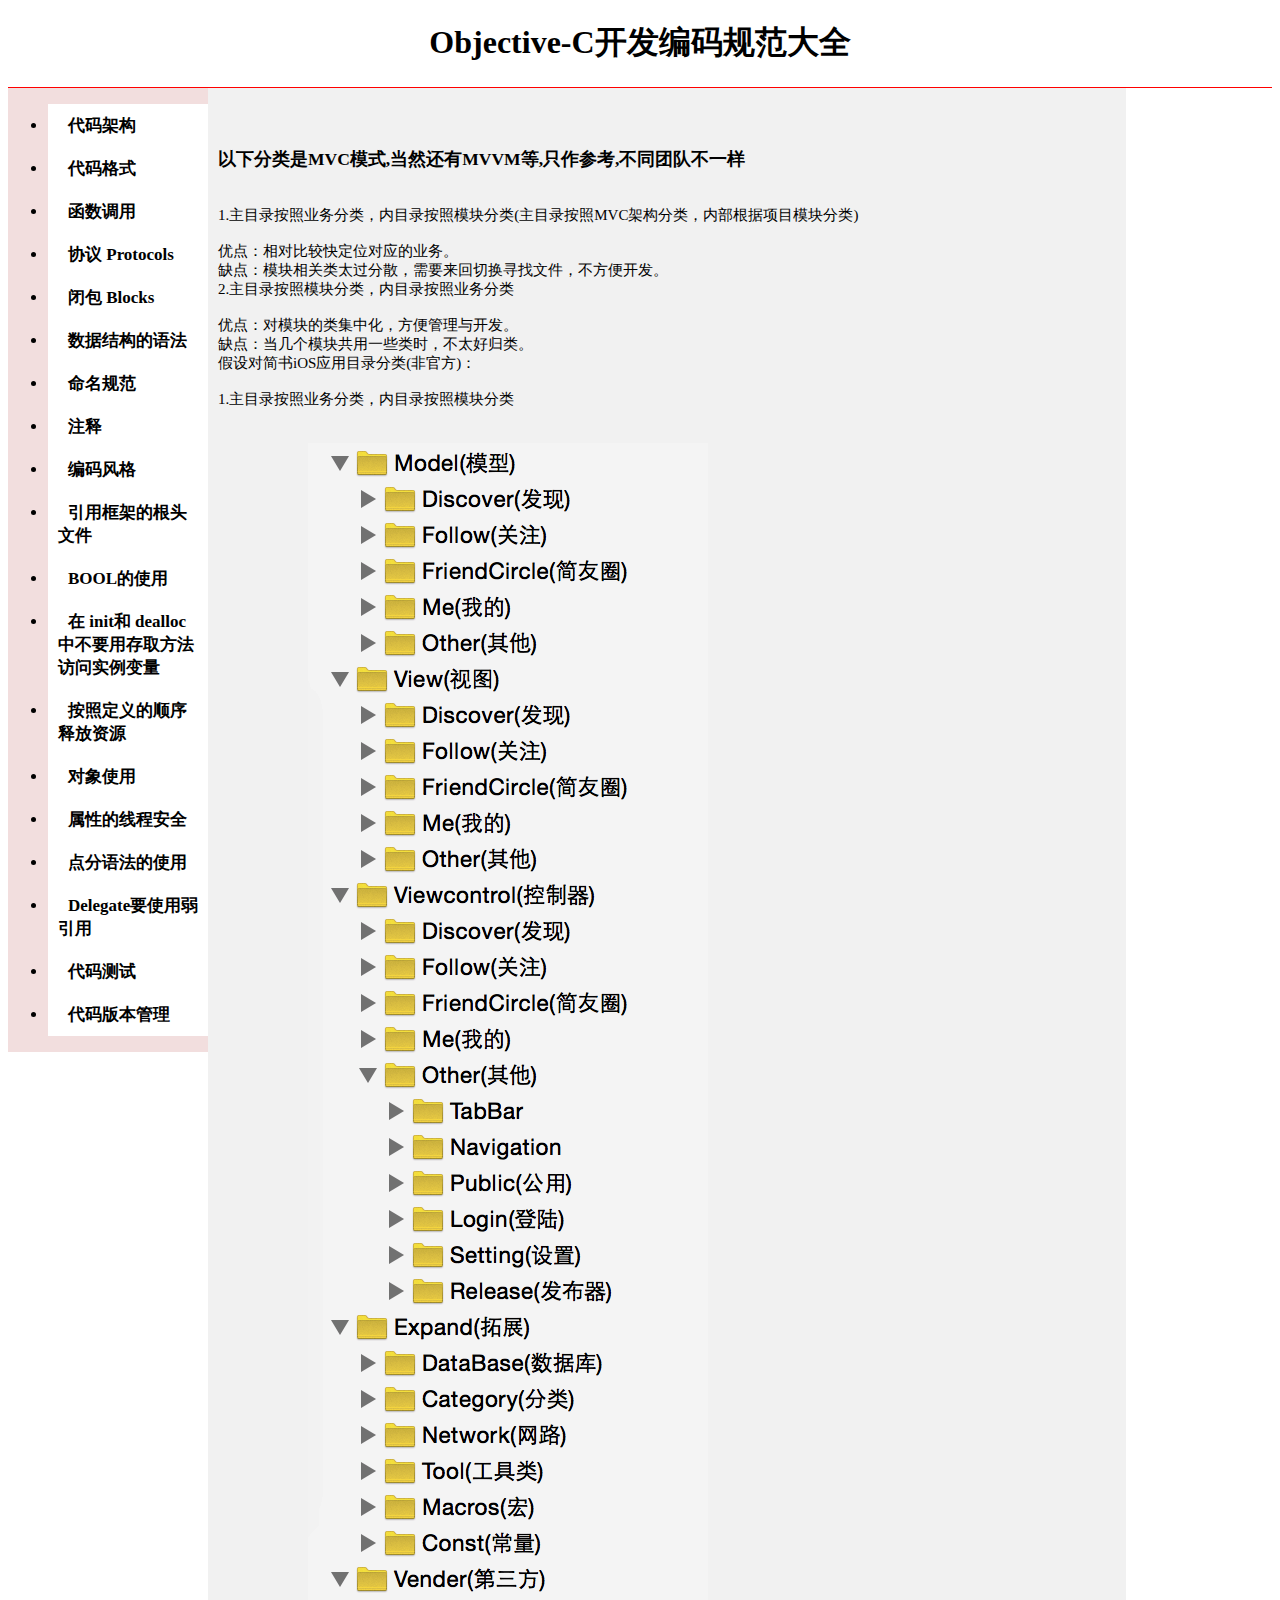
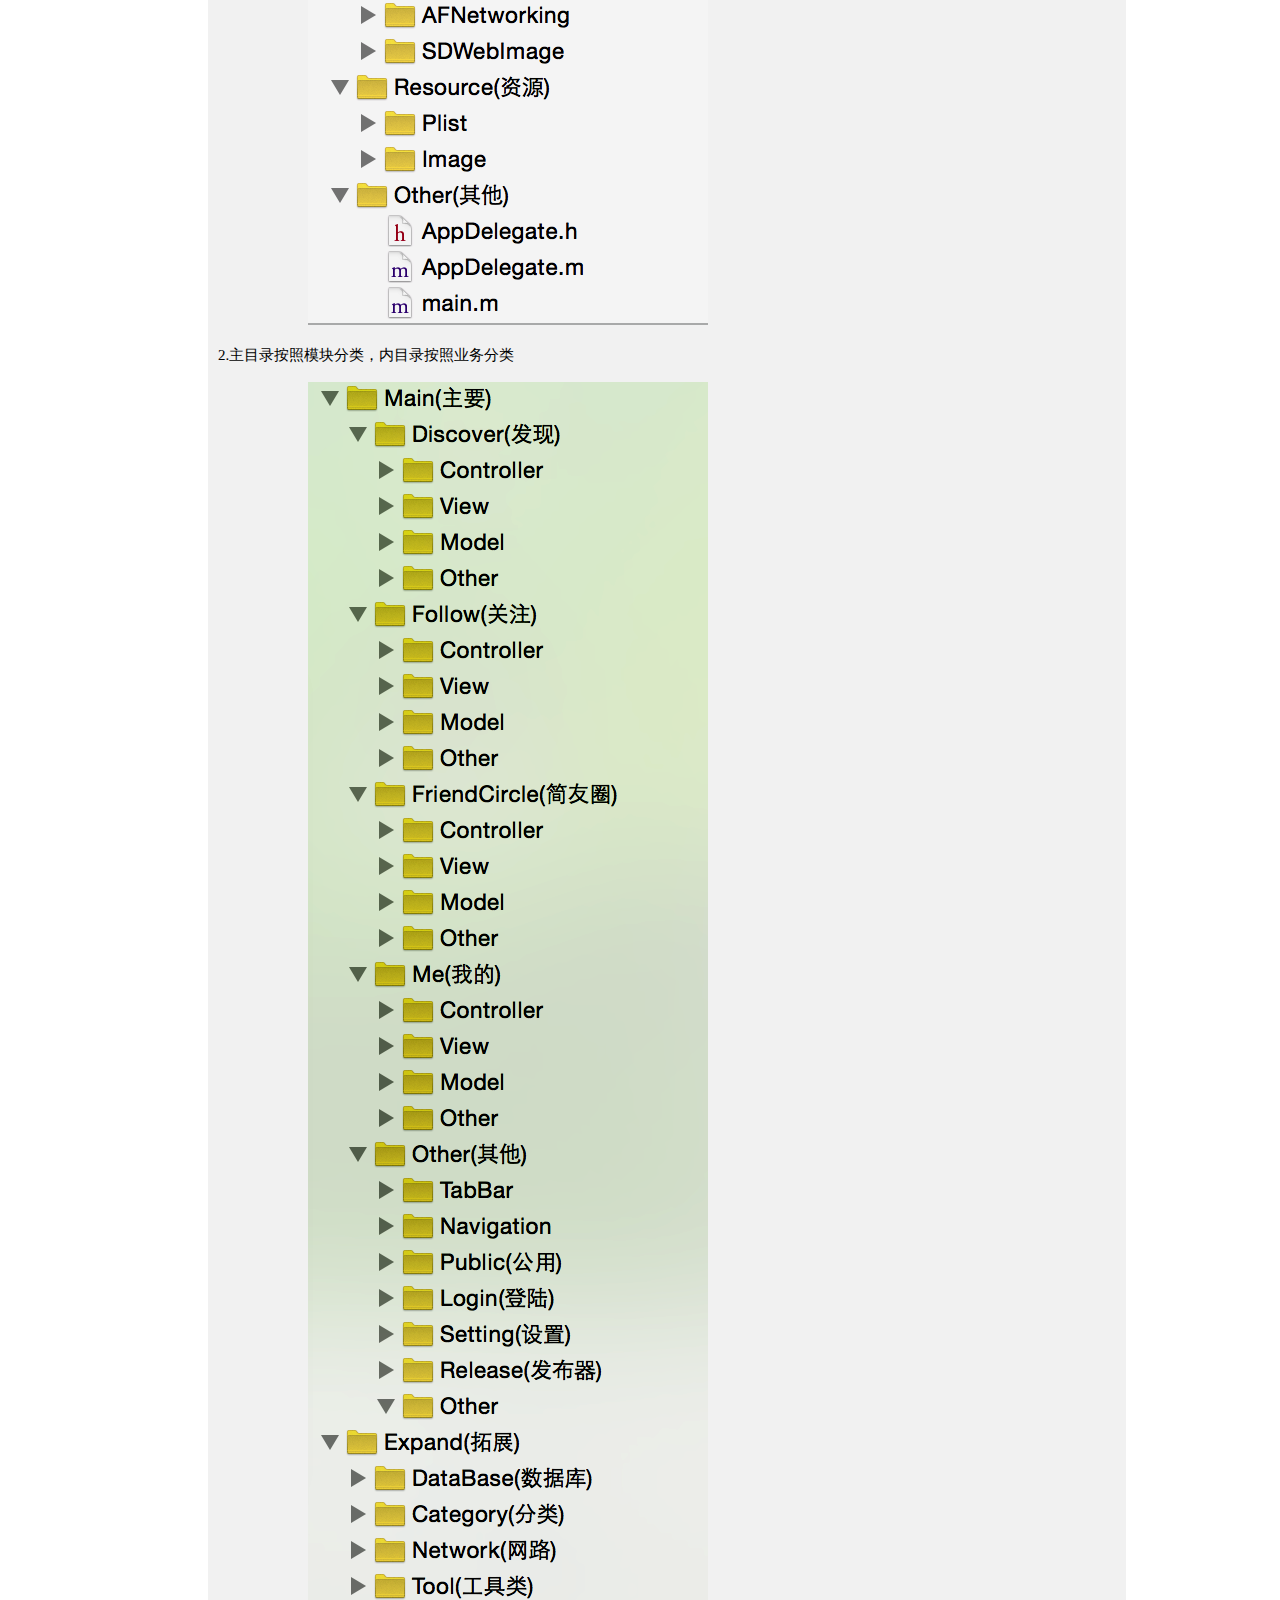
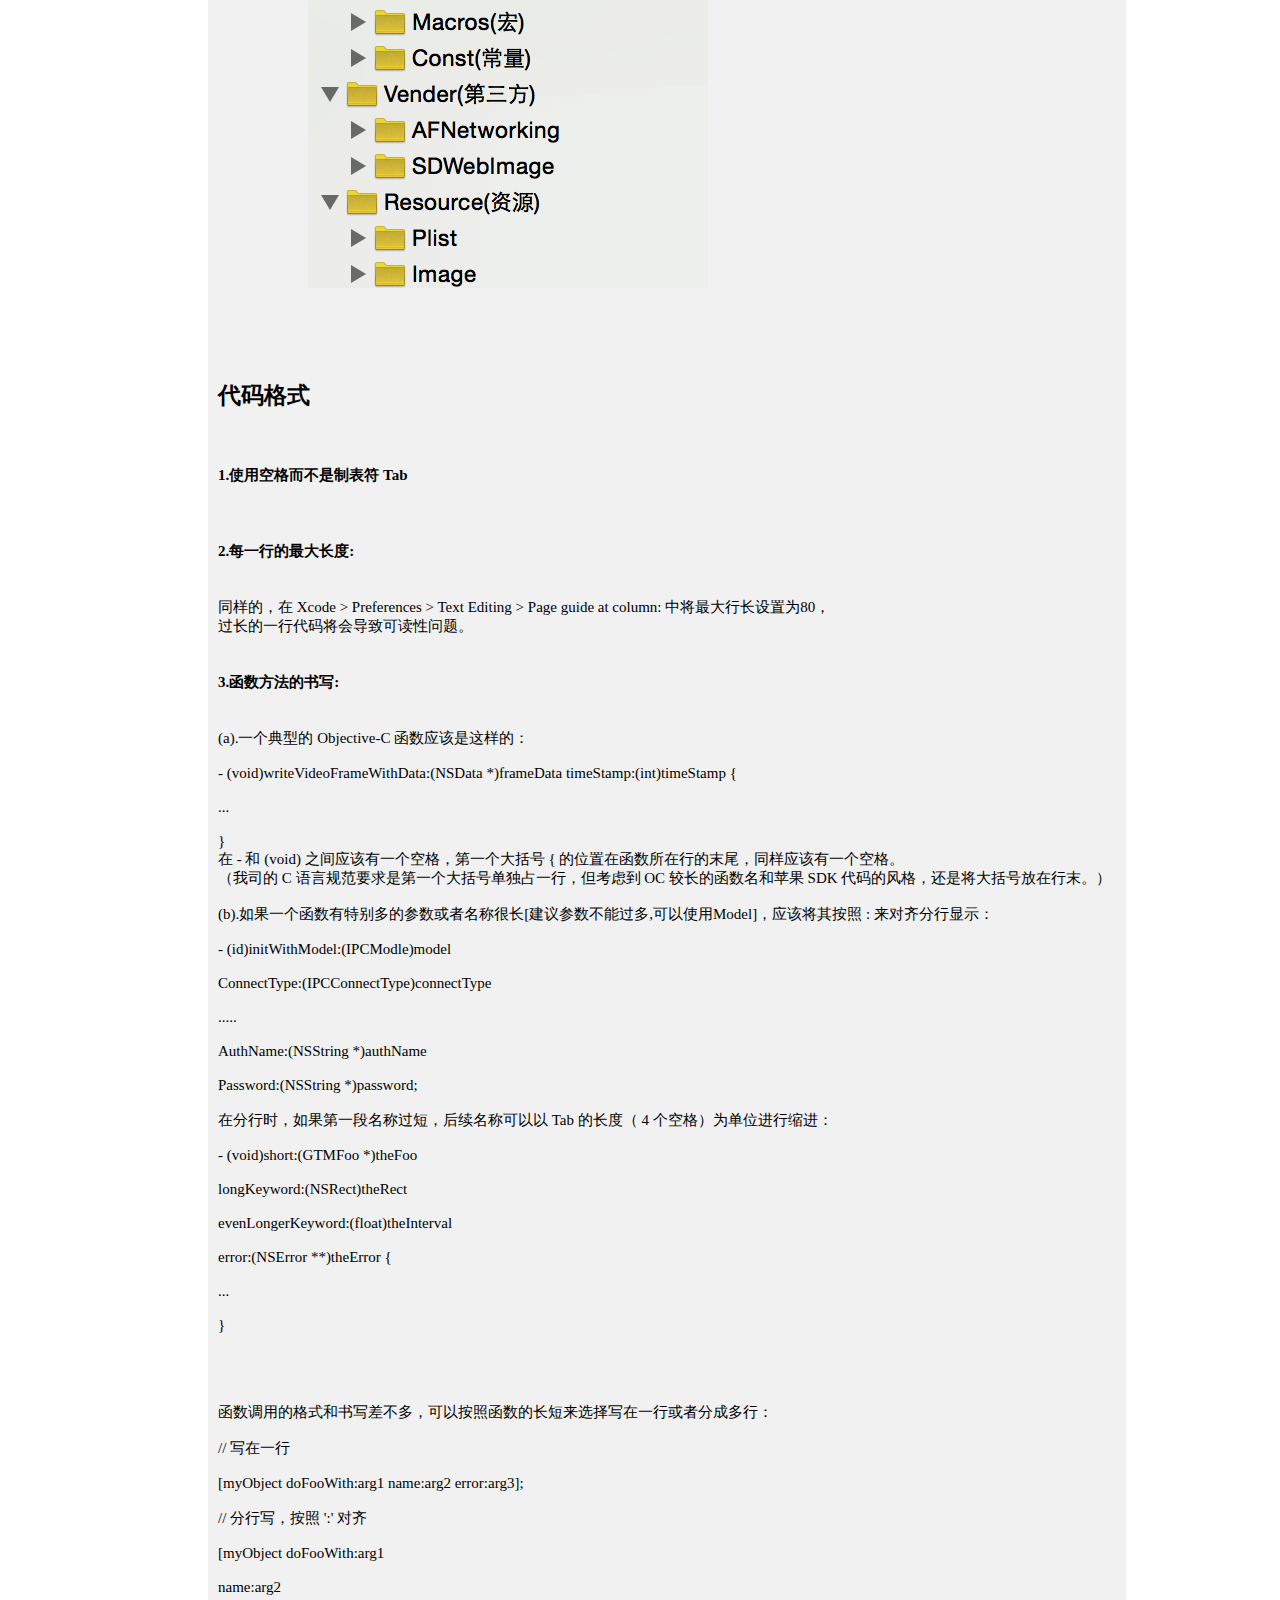
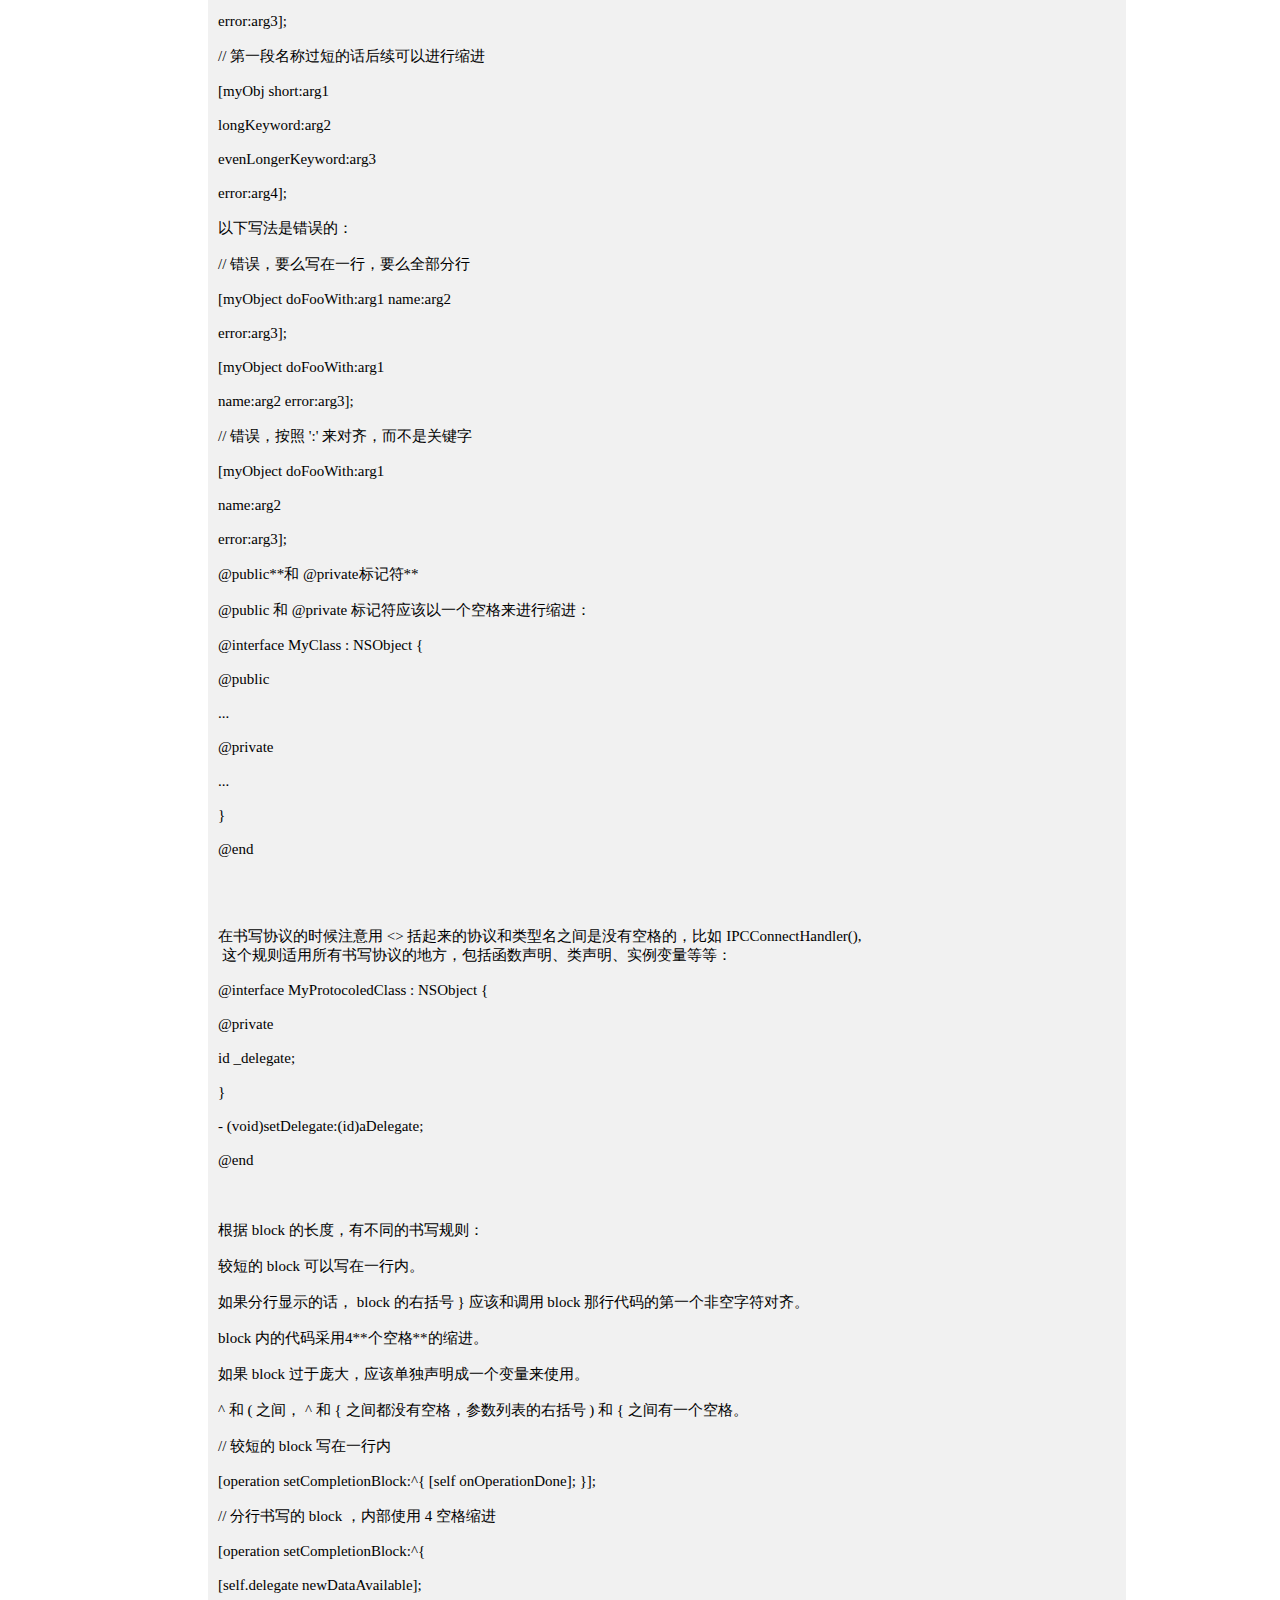
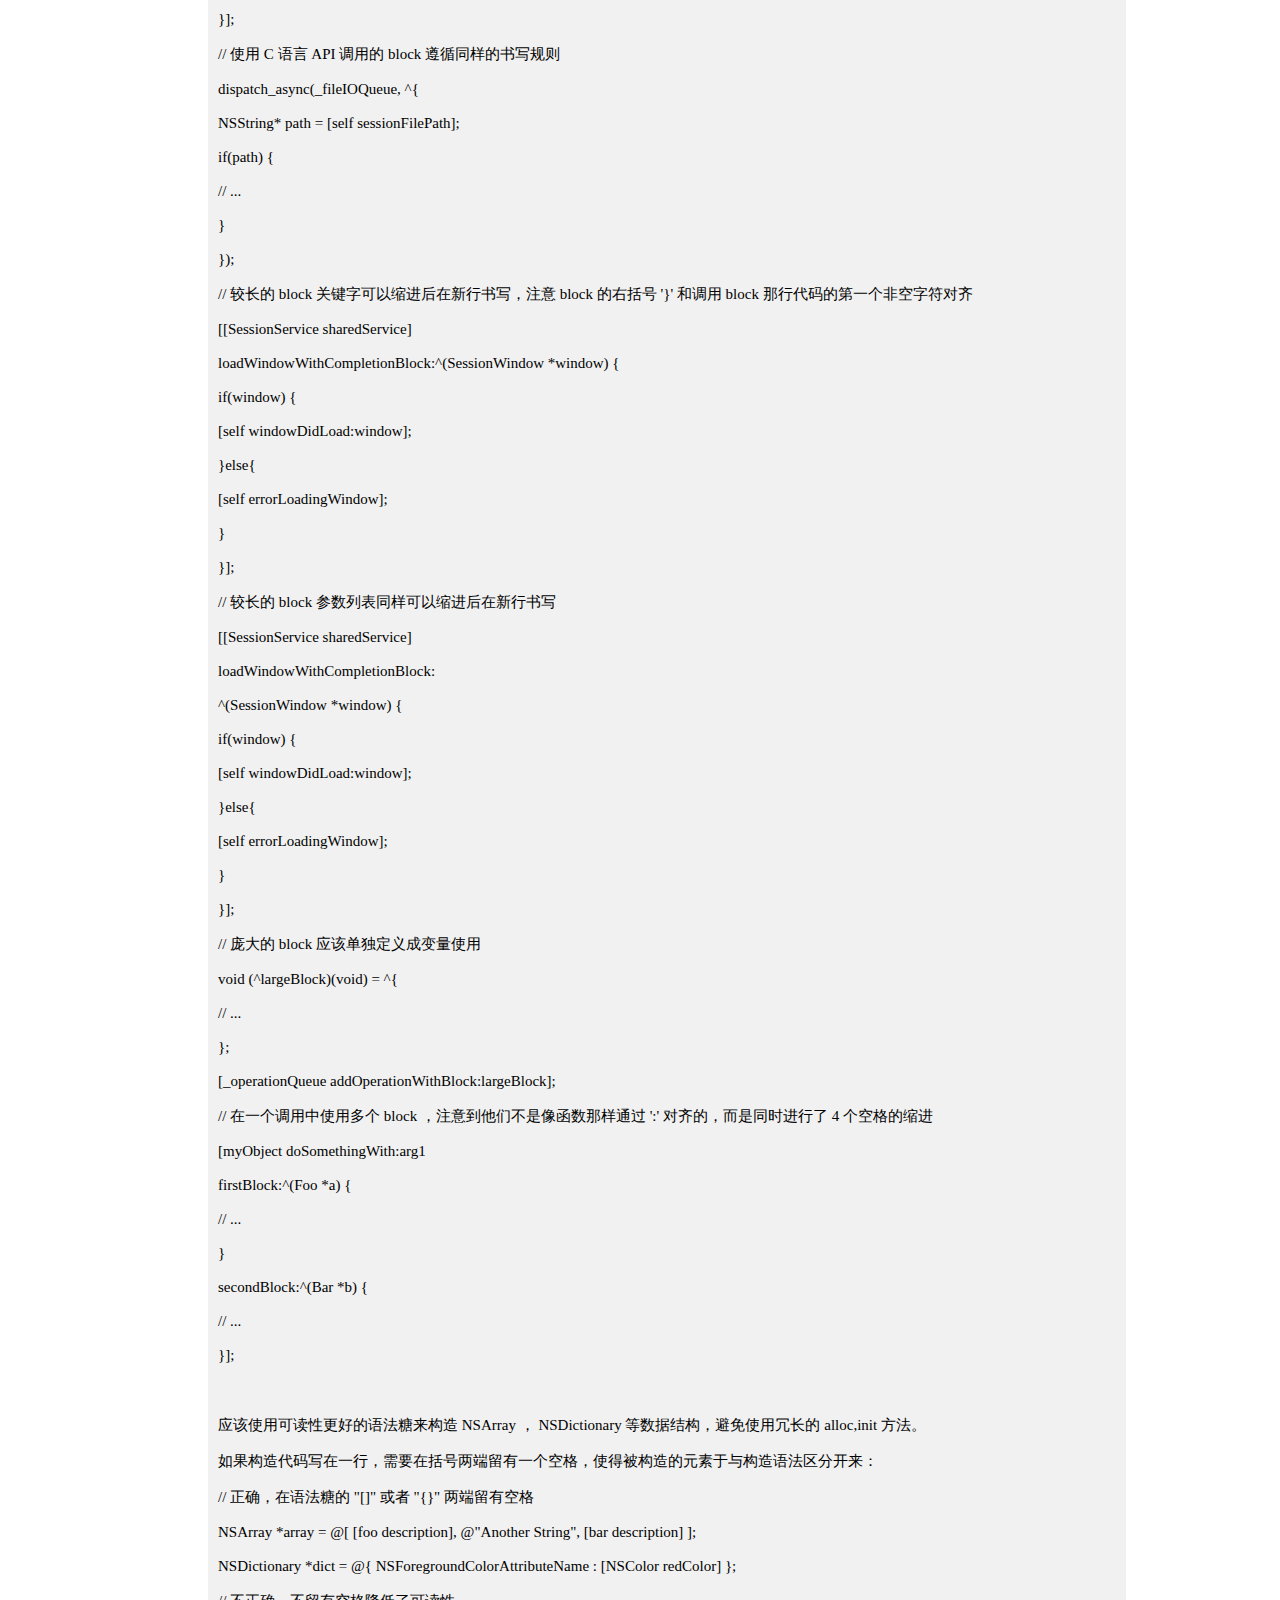
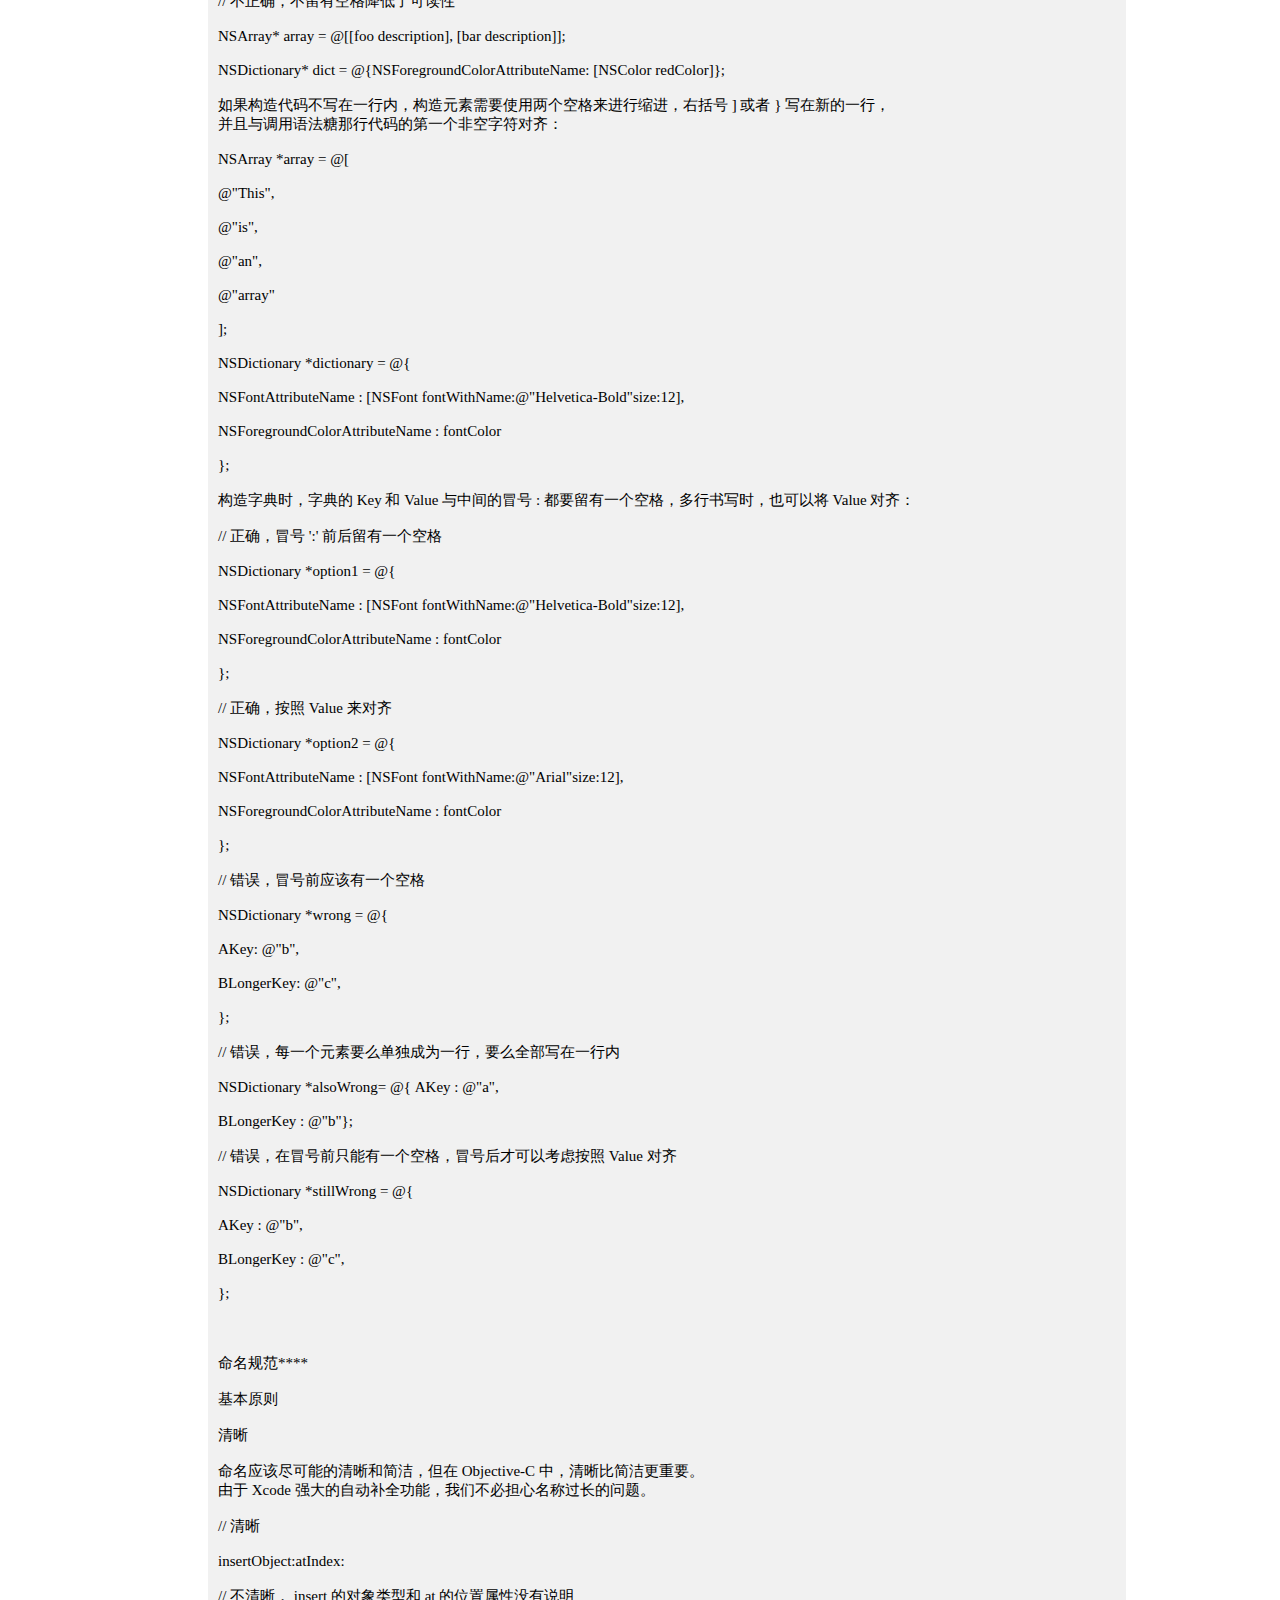
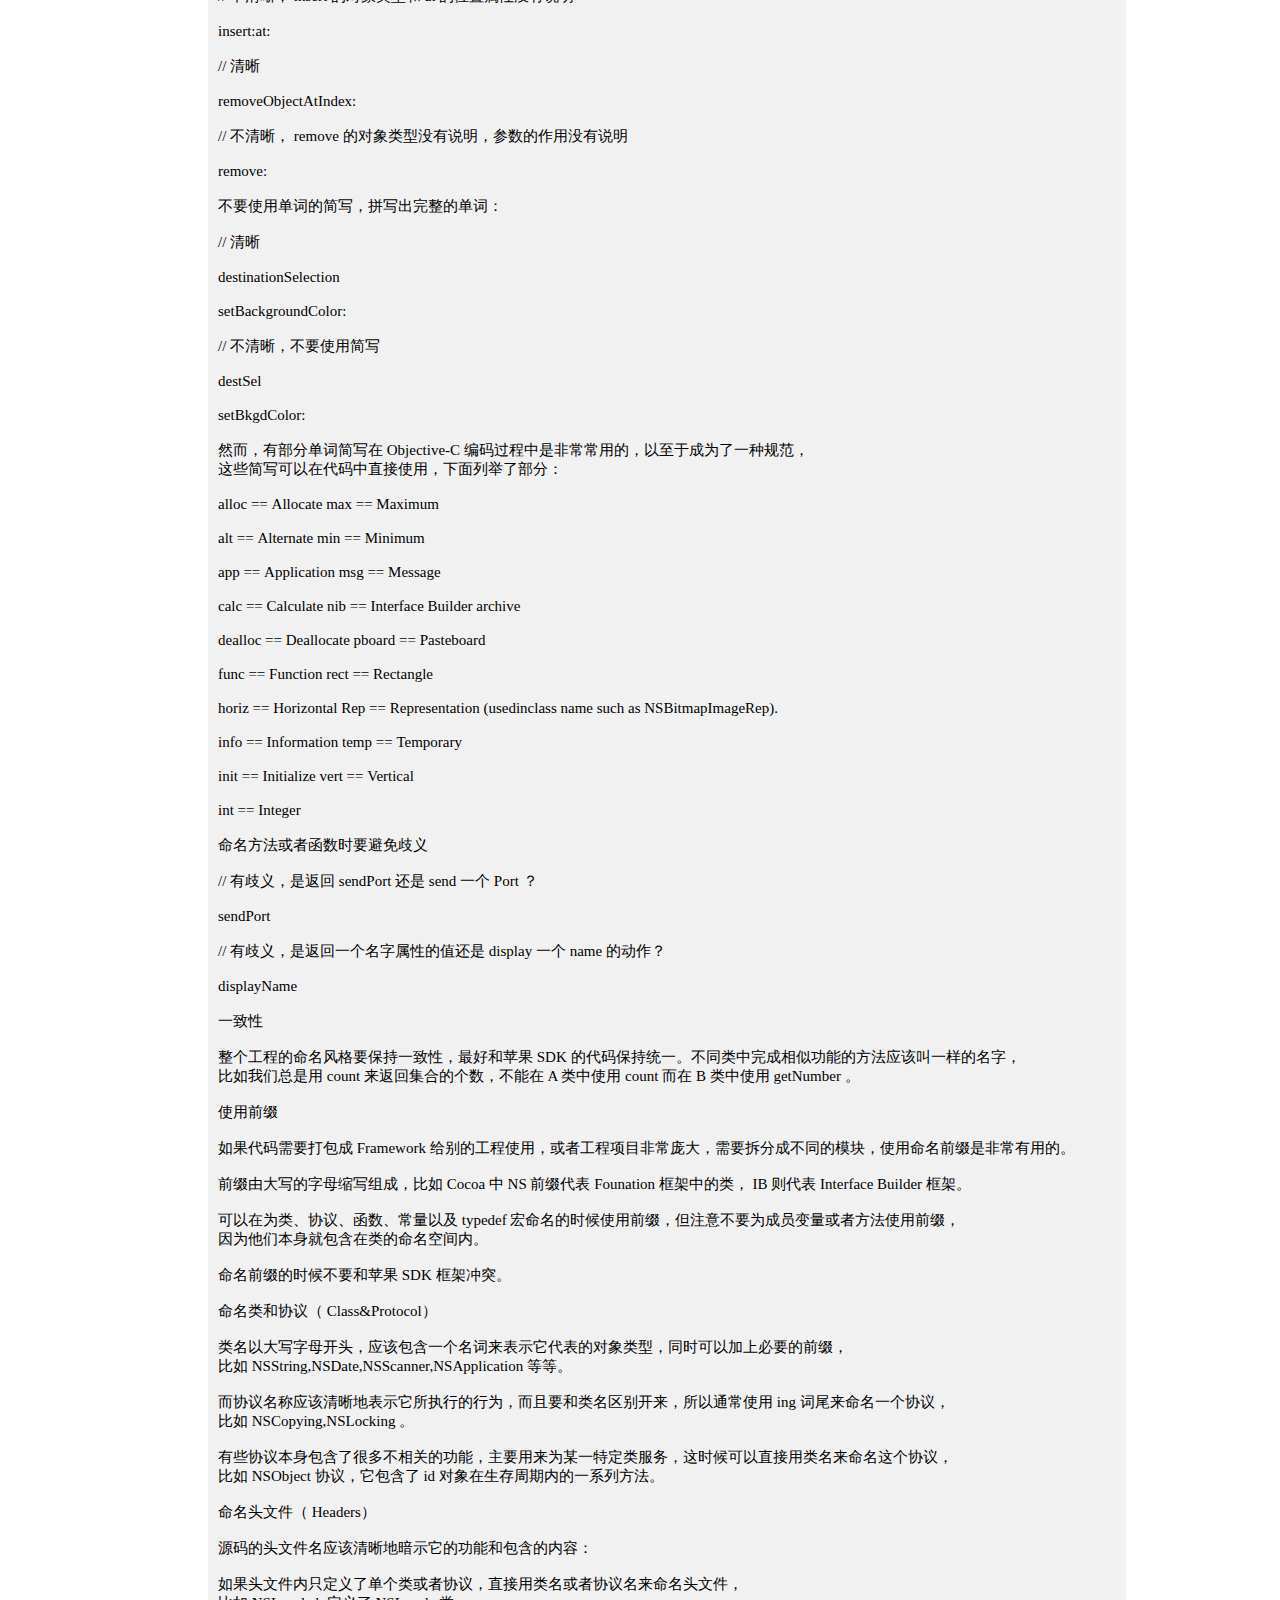
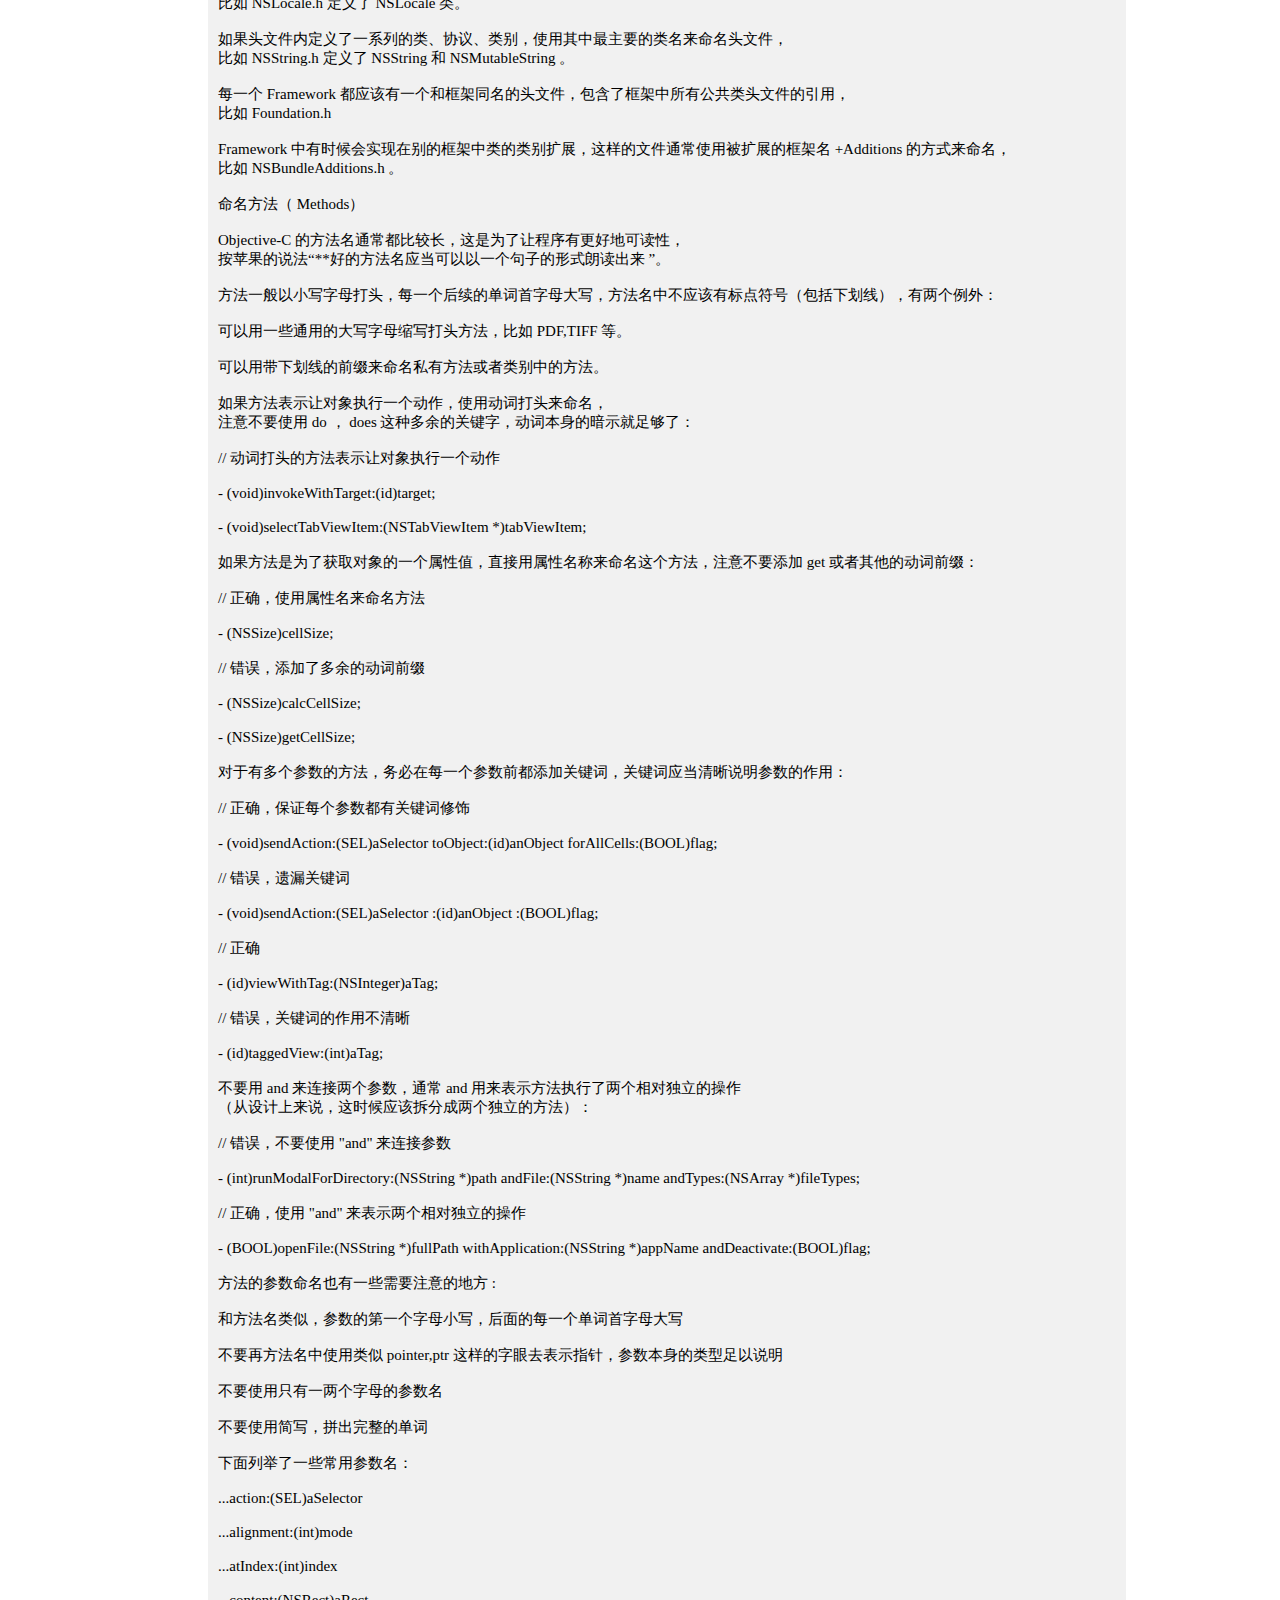
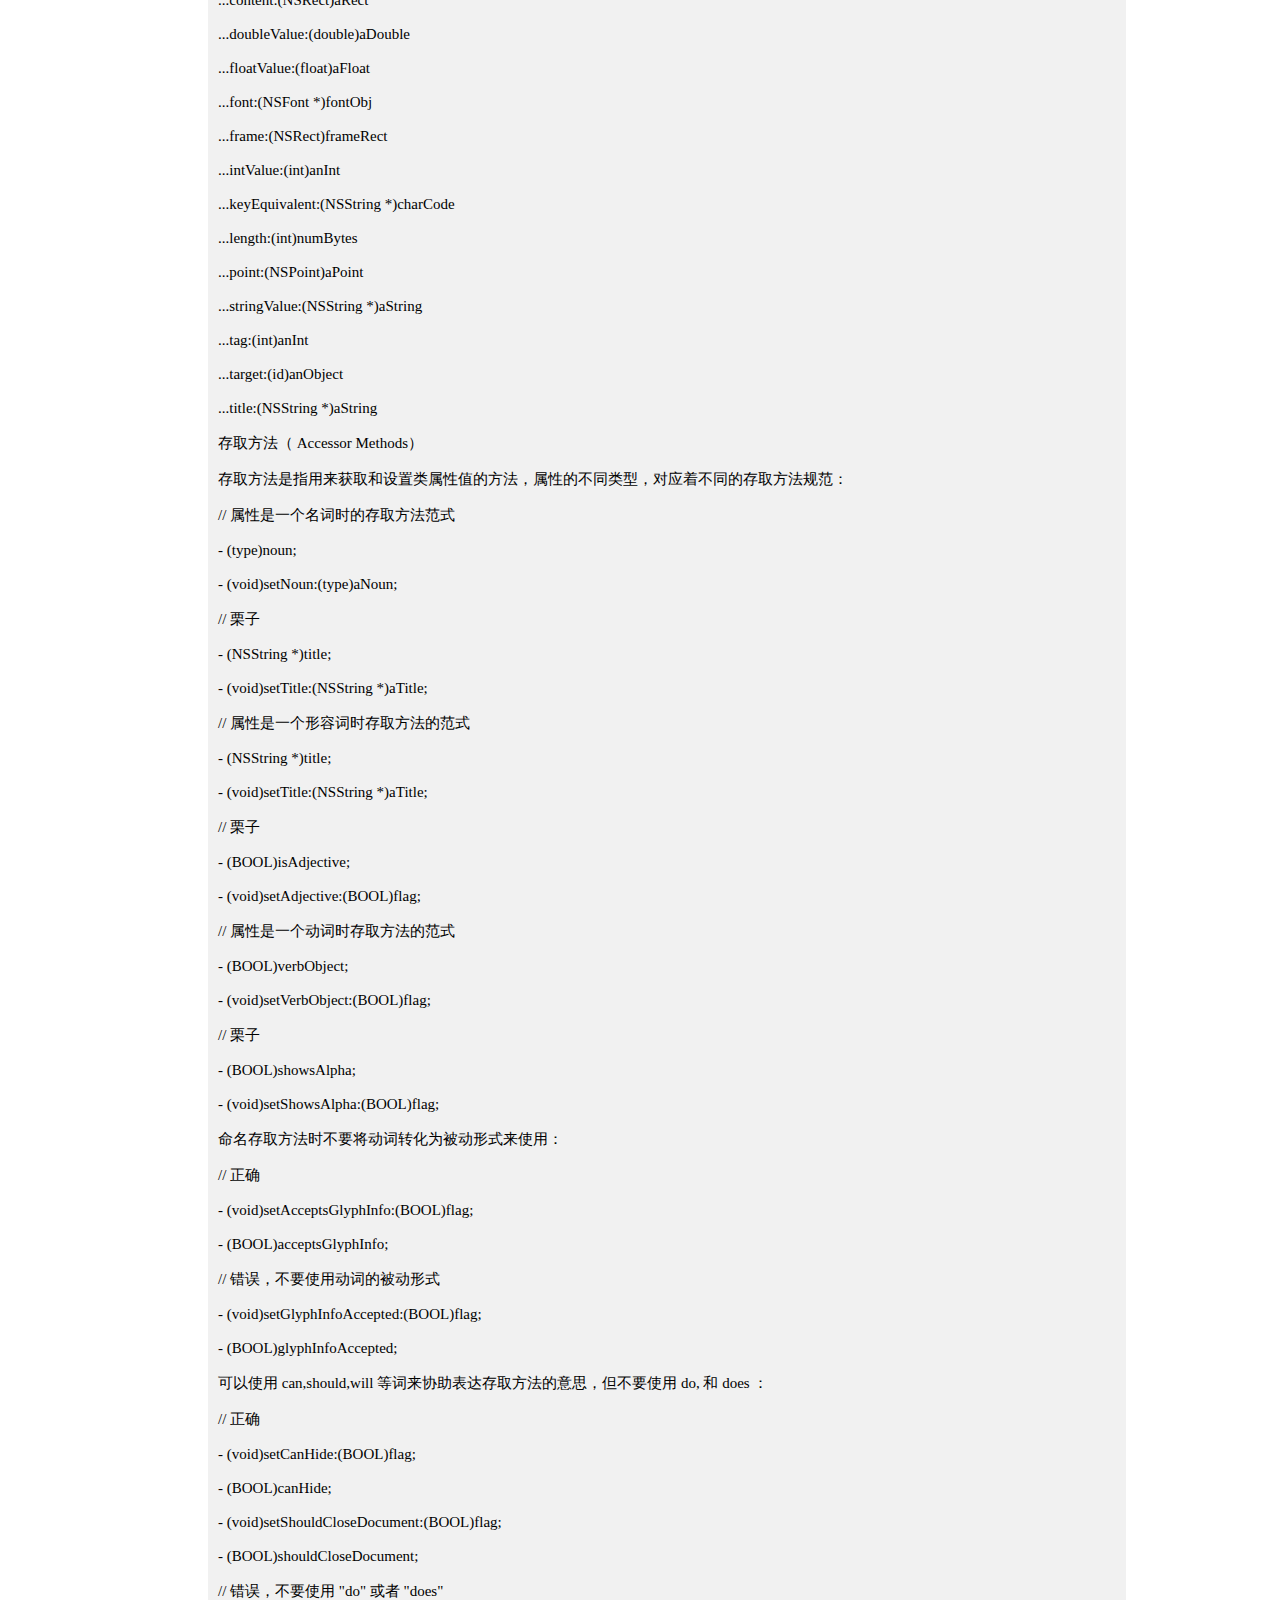
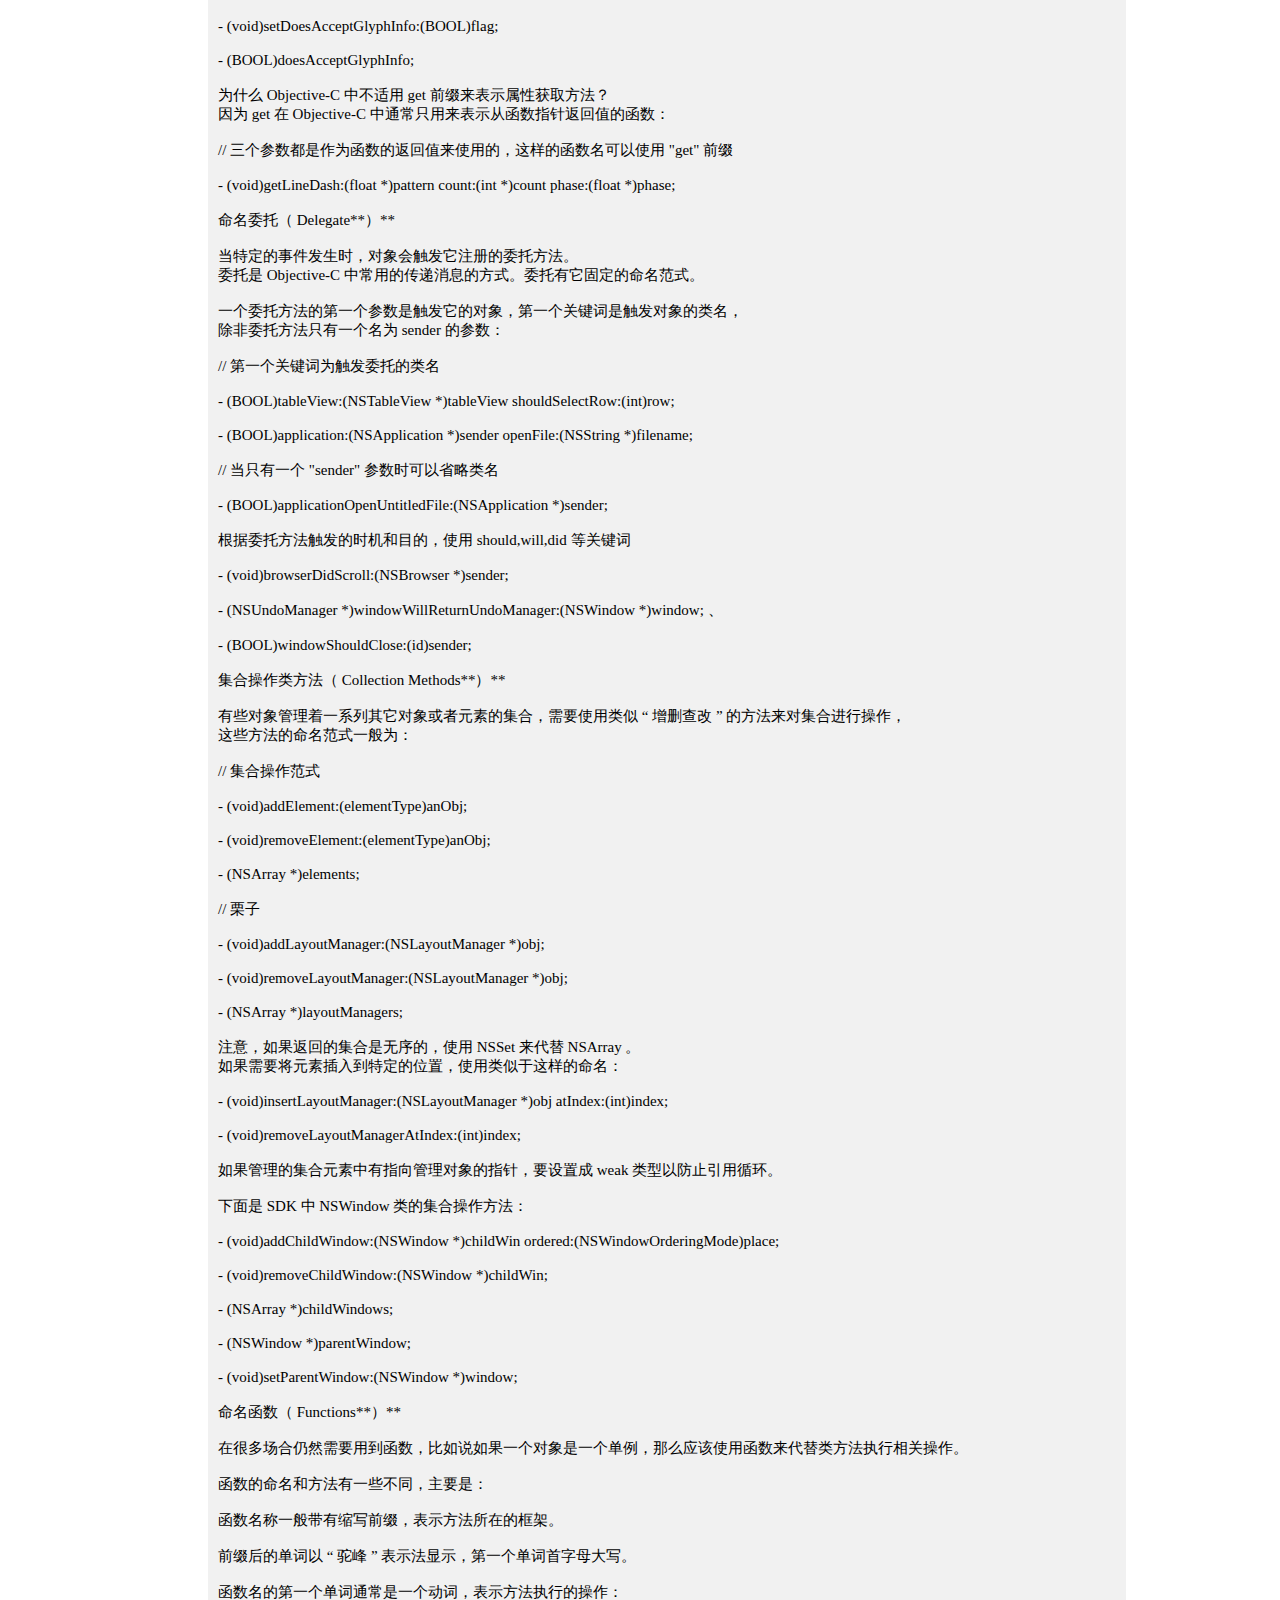
<file: OCCodeSpeci/index.html>
<!DOCTYPE html>
<html>
	<head>
		<meta charset="UTF-8">
		<link rel="stylesheet" href="stye.css" />
		<title></title>
		<script type="text/javascript" src="jquery-2.1.0.js" ></script>
		<script type="text/javascript" src="code.js"></script>	
	</head>
	<body>
		<div class="titles">
			<h1 >Objective-C开发编码规范大全</h1>
			
		</div>
<div class="home">	
	<div id="header">
		
		<div id="menu">
			<ul>
				<li class="current_page_item"><a href="#" accesskey="2" title="">代码架构</a></li>
				<li><a href="#" accesskey="1" title="">代码格式</a></li>
				<li><a href="#" accesskey="2" title="">函数调用</a></li>
				<li><a href="#" accesskey="3" title="">协议 Protocols</a></li>
				<li><a href="#" accesskey="4" title="">闭包 Blocks</a></li>
				<li><a href="#" accesskey="5" title="">数据结构的语法</a></li>
				<li><a href="#" accesskey="" title="">命名规范</a></li>
				<li><a href="#" accesskey="" title="">注释</a></li>
				<li><a href="#" accesskey="" title="">编码风格</a></li>
				<li><a href="#" accesskey="" title="">引用框架的根头文件</a></li>
				<li><a href="#" accesskey="" title="">BOOL的使用</a></li>
				<li><a href="#" accesskey="" title="">在 init和 dealloc中不要用存取方法访问实例变量</a></li>
				<li><a href="#" accesskey="" title="">按照定义的顺序释放资源</a></li>
				<li><a href="#" accesskey="" title="">对象使用</a></li>
				<li><a href="#" accesskey="" title="">属性的线程安全</a></li>
				<li><a href="#" accesskey="" title="">点分语法的使用</a></li>
				<li><a href="#" accesskey="" title="">Delegate要使用弱引用</a></li>
				<li><a href="#" accesskey="" title="">代码测试</a></li>
				<li><a href="#" accesskey="" title="">代码版本管理</a></li> 
<!--存取方法
命名委托
集合操作类方法
命名函数
命名属性和实例变量
命名常量
命名通知-->


			</ul>
		</div>
	</div>
	
	<div id="main">
		<div>
			<pre>
				<h3>以下分类是MVC模式,当然还有MVVM等,只作参考,不同团队不一样</h3>
1.主目录按照业务分类，内目录按照模块分类(主目录按照MVC架构分类，内部根据项目模块分类)

优点：相对比较快定位对应的业务。
缺点：模块相关类太过分散，需要来回切换寻找文件，不方便开发。
2.主目录按照模块分类，内目录按照业务分类

优点：对模块的类集中化，方便管理与开发。
缺点：当几个模块共用一些类时，不太好归类。
假设对简书iOS应用目录分类(非官方)：

1.主目录按照业务分类，内目录按照模块分类
				
			
			<img src="images/OCMenu1.png" />
			
2.主目录按照模块分类，内目录按照业务分类
			
			<img src="images/OCMenu2.png" />
		</pre>	
		</div>
		
		
		
			<div id="welcome0">
				<pre>
					<h2>代码格式</h2>
<h4>1.使用空格而不是制表符 Tab</h4>
<h4>2.每一行的最大长度:</h4>
同样的，在 Xcode > Preferences > Text Editing > Page guide at column: 中将最大行长设置为80，
过长的一行代码将会导致可读性问题。

<h4>3.函数方法的书写:</h4>
(a).一个典型的 Objective-C 函数应该是这样的：

- (void)writeVideoFrameWithData:(NSData *)frameData timeStamp:(int)timeStamp {

...

}
在 - 和 (void) 之间应该有一个空格，第一个大括号 { 的位置在函数所在行的末尾，同样应该有一个空格。
（我司的 C 语言规范要求是第一个大括号单独占一行，但考虑到 OC 较长的函数名和苹果 SDK 代码的风格，还是将大括号放在行末。）

(b).如果一个函数有特别多的参数或者名称很长[建议参数不能过多,可以使用Model]，应该将其按照 : 来对齐分行显示：

- (id)initWithModel:(IPCModle)model

ConnectType:(IPCConnectType)connectType

.....

AuthName:(NSString *)authName

Password:(NSString *)password;

在分行时，如果第一段名称过短，后续名称可以以 Tab 的长度（ 4 个空格）为单位进行缩进：

- (void)short:(GTMFoo *)theFoo

longKeyword:(NSRect)theRect

evenLongerKeyword:(float)theInterval

error:(NSError **)theError {

...

}
					
				</pre>
				

			</div>
			<div id="welcome1">
				<pre>
函数调用的格式和书写差不多，可以按照函数的长短来选择写在一行或者分成多行：

// 写在一行

[myObject doFooWith:arg1 name:arg2 error:arg3];

// 分行写，按照 ':' 对齐

[myObject doFooWith:arg1

name:arg2

error:arg3];

// 第一段名称过短的话后续可以进行缩进

[myObj short:arg1

longKeyword:arg2

evenLongerKeyword:arg3

error:arg4];

以下写法是错误的：

// 错误，要么写在一行，要么全部分行

[myObject doFooWith:arg1 name:arg2

error:arg3];

[myObject doFooWith:arg1

name:arg2 error:arg3];

// 错误，按照 ':' 来对齐，而不是关键字

[myObject doFooWith:arg1

name:arg2

error:arg3];

@public**和 @private标记符**

@public 和 @private 标记符应该以一个空格来进行缩进：

@interface MyClass : NSObject {

@public

...

@private

...

}

@end

				</pre>
			</div>
			<div id="welcome2">
<pre>
在书写协议的时候注意用 <> 括起来的协议和类型名之间是没有空格的，比如 IPCConnectHandler(),
 这个规则适用所有书写协议的地方，包括函数声明、类声明、实例变量等等：

@interface MyProtocoledClass : NSObject {

@private

id _delegate;

}

- (void)setDelegate:(id)aDelegate;

@end

</pre>
			</div>
			<div id="welcome3">
<pre>
根据 block 的长度，有不同的书写规则：

较短的 block 可以写在一行内。

如果分行显示的话， block 的右括号 } 应该和调用 block 那行代码的第一个非空字符对齐。

block 内的代码采用4**个空格**的缩进。

如果 block 过于庞大，应该单独声明成一个变量来使用。

^ 和 ( 之间， ^ 和 { 之间都没有空格，参数列表的右括号 ) 和 { 之间有一个空格。

// 较短的 block 写在一行内

[operation setCompletionBlock:^{ [self onOperationDone]; }];

// 分行书写的 block ，内部使用 4 空格缩进

[operation setCompletionBlock:^{

[self.delegate newDataAvailable];

}];

// 使用 C 语言 API 调用的 block 遵循同样的书写规则

dispatch_async(_fileIOQueue, ^{

NSString* path = [self sessionFilePath];

if(path) {

// ...

}

});

// 较长的 block 关键字可以缩进后在新行书写，注意 block 的右括号 '}' 和调用 block 那行代码的第一个非空字符对齐

[[SessionService sharedService]

loadWindowWithCompletionBlock:^(SessionWindow *window) {

if(window) {

[self windowDidLoad:window];

}else{

[self errorLoadingWindow];

}

}];

// 较长的 block 参数列表同样可以缩进后在新行书写

[[SessionService sharedService]

loadWindowWithCompletionBlock:

^(SessionWindow *window) {

if(window) {

[self windowDidLoad:window];

}else{

[self errorLoadingWindow];

}

}];

// 庞大的 block 应该单独定义成变量使用

void (^largeBlock)(void) = ^{

// ...

};

[_operationQueue addOperationWithBlock:largeBlock];

// 在一个调用中使用多个 block ，注意到他们不是像函数那样通过 ':' 对齐的，而是同时进行了 4 个空格的缩进

[myObject doSomethingWith:arg1

firstBlock:^(Foo *a) {

// ...

}

secondBlock:^(Bar *b) {

// ...

}];

</pre>
			</div>
			
			
<div>
<pre>
应该使用可读性更好的语法糖来构造 NSArray ， NSDictionary 等数据结构，避免使用冗长的 alloc,init 方法。

如果构造代码写在一行，需要在括号两端留有一个空格，使得被构造的元素于与构造语法区分开来：

// 正确，在语法糖的 "[]" 或者 "{}" 两端留有空格

NSArray *array = @[ [foo description], @"Another String", [bar description] ];

NSDictionary *dict = @{ NSForegroundColorAttributeName : [NSColor redColor] };

// 不正确，不留有空格降低了可读性

NSArray* array = @[[foo description], [bar description]];

NSDictionary* dict = @{NSForegroundColorAttributeName: [NSColor redColor]};

如果构造代码不写在一行内，构造元素需要使用两个空格来进行缩进，右括号 ] 或者 } 写在新的一行，
并且与调用语法糖那行代码的第一个非空字符对齐：

NSArray *array = @[

@"This",

@"is",

@"an",

@"array"

];

NSDictionary *dictionary = @{

NSFontAttributeName : [NSFont fontWithName:@"Helvetica-Bold"size:12],

NSForegroundColorAttributeName : fontColor

};

构造字典时，字典的 Key 和 Value 与中间的冒号 : 都要留有一个空格，多行书写时，也可以将 Value 对齐：

// 正确，冒号 ':' 前后留有一个空格

NSDictionary *option1 = @{

NSFontAttributeName : [NSFont fontWithName:@"Helvetica-Bold"size:12],

NSForegroundColorAttributeName : fontColor

};

// 正确，按照 Value 来对齐

NSDictionary *option2 = @{

NSFontAttributeName : [NSFont fontWithName:@"Arial"size:12],

NSForegroundColorAttributeName : fontColor

};

// 错误，冒号前应该有一个空格

NSDictionary *wrong = @{

AKey: @"b",

BLongerKey: @"c",

};

// 错误，每一个元素要么单独成为一行，要么全部写在一行内

NSDictionary *alsoWrong= @{ AKey : @"a",

BLongerKey : @"b"};

// 错误，在冒号前只能有一个空格，冒号后才可以考虑按照 Value 对齐

NSDictionary *stillWrong = @{

AKey : @"b",

BLongerKey : @"c",

};
				
</pre>
</div>	

<div>
<pre>
命名规范****

基本原则

清晰

命名应该尽可能的清晰和简洁，但在 Objective-C 中，清晰比简洁更重要。
由于 Xcode 强大的自动补全功能，我们不必担心名称过长的问题。

// 清晰

insertObject:atIndex:

// 不清晰， insert 的对象类型和 at 的位置属性没有说明

insert:at:

// 清晰

removeObjectAtIndex:

// 不清晰， remove 的对象类型没有说明，参数的作用没有说明

remove:

不要使用单词的简写，拼写出完整的单词：

// 清晰

destinationSelection

setBackgroundColor:

// 不清晰，不要使用简写

destSel

setBkgdColor:

然而，有部分单词简写在 Objective-C 编码过程中是非常常用的，以至于成为了一种规范，
这些简写可以在代码中直接使用，下面列举了部分：

alloc == Allocate max == Maximum

alt == Alternate min == Minimum

app == Application msg == Message

calc == Calculate nib == Interface Builder archive

dealloc == Deallocate pboard == Pasteboard

func == Function rect == Rectangle

horiz == Horizontal Rep == Representation (usedinclass name such as NSBitmapImageRep).

info == Information temp == Temporary

init == Initialize vert == Vertical

int == Integer

命名方法或者函数时要避免歧义

// 有歧义，是返回 sendPort 还是 send 一个 Port ？

sendPort

// 有歧义，是返回一个名字属性的值还是 display 一个 name 的动作？

displayName

一致性

整个工程的命名风格要保持一致性，最好和苹果 SDK 的代码保持统一。不同类中完成相似功能的方法应该叫一样的名字，
比如我们总是用 count 来返回集合的个数，不能在 A 类中使用 count 而在 B 类中使用 getNumber 。

使用前缀

如果代码需要打包成 Framework 给别的工程使用，或者工程项目非常庞大，需要拆分成不同的模块，使用命名前缀是非常有用的。

前缀由大写的字母缩写组成，比如 Cocoa 中 NS 前缀代表 Founation 框架中的类， IB 则代表 Interface Builder 框架。

可以在为类、协议、函数、常量以及 typedef 宏命名的时候使用前缀，但注意不要为成员变量或者方法使用前缀，
因为他们本身就包含在类的命名空间内。

命名前缀的时候不要和苹果 SDK 框架冲突。

命名类和协议（ Class&Protocol）

类名以大写字母开头，应该包含一个名词来表示它代表的对象类型，同时可以加上必要的前缀，
比如 NSString,NSDate,NSScanner,NSApplication 等等。

而协议名称应该清晰地表示它所执行的行为，而且要和类名区别开来，所以通常使用 ing 词尾来命名一个协议，
比如 NSCopying,NSLocking 。

有些协议本身包含了很多不相关的功能，主要用来为某一特定类服务，这时候可以直接用类名来命名这个协议，
比如 NSObject 协议，它包含了 id 对象在生存周期内的一系列方法。

命名头文件（ Headers）

源码的头文件名应该清晰地暗示它的功能和包含的内容：

如果头文件内只定义了单个类或者协议，直接用类名或者协议名来命名头文件，
比如 NSLocale.h 定义了 NSLocale 类。

如果头文件内定义了一系列的类、协议、类别，使用其中最主要的类名来命名头文件，
比如 NSString.h 定义了 NSString 和 NSMutableString 。

每一个 Framework 都应该有一个和框架同名的头文件，包含了框架中所有公共类头文件的引用，
比如 Foundation.h

Framework 中有时候会实现在别的框架中类的类别扩展，这样的文件通常使用被扩展的框架名 +Additions 的方式来命名，
比如 NSBundleAdditions.h 。

命名方法（ Methods）

Objective-C 的方法名通常都比较长，这是为了让程序有更好地可读性，
按苹果的说法“**好的方法名应当可以以一个句子的形式朗读出来 ”。

方法一般以小写字母打头，每一个后续的单词首字母大写，方法名中不应该有标点符号（包括下划线），有两个例外：

可以用一些通用的大写字母缩写打头方法，比如 PDF,TIFF 等。

可以用带下划线的前缀来命名私有方法或者类别中的方法。

如果方法表示让对象执行一个动作，使用动词打头来命名，
注意不要使用 do ， does 这种多余的关键字，动词本身的暗示就足够了：

// 动词打头的方法表示让对象执行一个动作

- (void)invokeWithTarget:(id)target;

- (void)selectTabViewItem:(NSTabViewItem *)tabViewItem;

如果方法是为了获取对象的一个属性值，直接用属性名称来命名这个方法，注意不要添加 get 或者其他的动词前缀：

// 正确，使用属性名来命名方法

- (NSSize)cellSize;

// 错误，添加了多余的动词前缀

- (NSSize)calcCellSize;

- (NSSize)getCellSize;

对于有多个参数的方法，务必在每一个参数前都添加关键词，关键词应当清晰说明参数的作用：

// 正确，保证每个参数都有关键词修饰

- (void)sendAction:(SEL)aSelector toObject:(id)anObject forAllCells:(BOOL)flag;

// 错误，遗漏关键词

- (void)sendAction:(SEL)aSelector :(id)anObject :(BOOL)flag;

// 正确

- (id)viewWithTag:(NSInteger)aTag;

// 错误，关键词的作用不清晰

- (id)taggedView:(int)aTag;

不要用 and 来连接两个参数，通常 and 用来表示方法执行了两个相对独立的操作
（从设计上来说，这时候应该拆分成两个独立的方法）：

// 错误，不要使用 "and" 来连接参数

- (int)runModalForDirectory:(NSString *)path andFile:(NSString *)name andTypes:(NSArray *)fileTypes;

// 正确，使用 "and" 来表示两个相对独立的操作

- (BOOL)openFile:(NSString *)fullPath withApplication:(NSString *)appName andDeactivate:(BOOL)flag;

方法的参数命名也有一些需要注意的地方 :

和方法名类似，参数的第一个字母小写，后面的每一个单词首字母大写

不要再方法名中使用类似 pointer,ptr 这样的字眼去表示指针，参数本身的类型足以说明

不要使用只有一两个字母的参数名

不要使用简写，拼出完整的单词

下面列举了一些常用参数名：

...action:(SEL)aSelector

...alignment:(int)mode

...atIndex:(int)index

...content:(NSRect)aRect

...doubleValue:(double)aDouble

...floatValue:(float)aFloat

...font:(NSFont *)fontObj

...frame:(NSRect)frameRect

...intValue:(int)anInt

...keyEquivalent:(NSString *)charCode

...length:(int)numBytes

...point:(NSPoint)aPoint

...stringValue:(NSString *)aString

...tag:(int)anInt

...target:(id)anObject

...title:(NSString *)aString

存取方法（ Accessor Methods）

存取方法是指用来获取和设置类属性值的方法，属性的不同类型，对应着不同的存取方法规范：

// 属性是一个名词时的存取方法范式

- (type)noun;

- (void)setNoun:(type)aNoun;

// 栗子

- (NSString *)title;

- (void)setTitle:(NSString *)aTitle;

// 属性是一个形容词时存取方法的范式

- (NSString *)title;

- (void)setTitle:(NSString *)aTitle;

// 栗子

- (BOOL)isAdjective;

- (void)setAdjective:(BOOL)flag;

// 属性是一个动词时存取方法的范式

- (BOOL)verbObject;

- (void)setVerbObject:(BOOL)flag;

// 栗子

- (BOOL)showsAlpha;

- (void)setShowsAlpha:(BOOL)flag;

命名存取方法时不要将动词转化为被动形式来使用：

// 正确

- (void)setAcceptsGlyphInfo:(BOOL)flag;

- (BOOL)acceptsGlyphInfo;

// 错误，不要使用动词的被动形式

- (void)setGlyphInfoAccepted:(BOOL)flag;

- (BOOL)glyphInfoAccepted;

可以使用 can,should,will 等词来协助表达存取方法的意思，但不要使用 do, 和 does ：

// 正确

- (void)setCanHide:(BOOL)flag;

- (BOOL)canHide;

- (void)setShouldCloseDocument:(BOOL)flag;

- (BOOL)shouldCloseDocument;

// 错误，不要使用 "do" 或者 "does"

- (void)setDoesAcceptGlyphInfo:(BOOL)flag;

- (BOOL)doesAcceptGlyphInfo;

为什么 Objective-C 中不适用 get 前缀来表示属性获取方法？
因为 get 在 Objective-C 中通常只用来表示从函数指针返回值的函数：

// 三个参数都是作为函数的返回值来使用的，这样的函数名可以使用 "get" 前缀

- (void)getLineDash:(float *)pattern count:(int *)count phase:(float *)phase;

命名委托（ Delegate**）**

当特定的事件发生时，对象会触发它注册的委托方法。
委托是 Objective-C 中常用的传递消息的方式。委托有它固定的命名范式。

一个委托方法的第一个参数是触发它的对象，第一个关键词是触发对象的类名，
除非委托方法只有一个名为 sender 的参数：

// 第一个关键词为触发委托的类名

- (BOOL)tableView:(NSTableView *)tableView shouldSelectRow:(int)row;

- (BOOL)application:(NSApplication *)sender openFile:(NSString *)filename;

// 当只有一个 "sender" 参数时可以省略类名

- (BOOL)applicationOpenUntitledFile:(NSApplication *)sender;

根据委托方法触发的时机和目的，使用 should,will,did 等关键词

- (void)browserDidScroll:(NSBrowser *)sender;

- (NSUndoManager *)windowWillReturnUndoManager:(NSWindow *)window; 、

- (BOOL)windowShouldClose:(id)sender;

集合操作类方法（ Collection Methods**）**

有些对象管理着一系列其它对象或者元素的集合，需要使用类似 “ 增删查改 ” 的方法来对集合进行操作，
这些方法的命名范式一般为：

// 集合操作范式

- (void)addElement:(elementType)anObj;

- (void)removeElement:(elementType)anObj;

- (NSArray *)elements;

// 栗子

- (void)addLayoutManager:(NSLayoutManager *)obj;

- (void)removeLayoutManager:(NSLayoutManager *)obj;

- (NSArray *)layoutManagers;

注意，如果返回的集合是无序的，使用 NSSet 来代替 NSArray 。
如果需要将元素插入到特定的位置，使用类似于这样的命名：

- (void)insertLayoutManager:(NSLayoutManager *)obj atIndex:(int)index;

- (void)removeLayoutManagerAtIndex:(int)index;

如果管理的集合元素中有指向管理对象的指针，要设置成 weak 类型以防止引用循环。

下面是 SDK 中 NSWindow 类的集合操作方法：

- (void)addChildWindow:(NSWindow *)childWin ordered:(NSWindowOrderingMode)place;

- (void)removeChildWindow:(NSWindow *)childWin;

- (NSArray *)childWindows;

- (NSWindow *)parentWindow;

- (void)setParentWindow:(NSWindow *)window;

命名函数（ Functions**）**

在很多场合仍然需要用到函数，比如说如果一个对象是一个单例，那么应该使用函数来代替类方法执行相关操作。

函数的命名和方法有一些不同，主要是：

函数名称一般带有缩写前缀，表示方法所在的框架。

前缀后的单词以 “ 驼峰 ” 表示法显示，第一个单词首字母大写。

函数名的第一个单词通常是一个动词，表示方法执行的操作：

NSHighlightRect

NSDeallocateObject

如果函数返回其参数的某个属性，省略动词：

unsigned int NSEventMaskFromType(NSEventType type)

float NSHeight(NSRect aRect)

如果函数通过指针参数来返回值，需要在函数名中使用 Get ：

unsigned int NSEventMaskFromType(NSEventType type)

float NSHeight(NSRect aRect)

函数的返回类型是 BOOL 时的命名：

BOOL NSDecimalIsNotANumber(const NSDecimal *decimal)

命名属性和实例变量（ Properties&Instance Variables**）**

属性和对象的存取方法相关联，属性的第一个字母小写，后续单词首字母大写，
不必添加前缀。属性按功能命名成名词或者动词：

// 名词属性

@property (strong) NSString *title;

// 动词属性

@property (assign) BOOL showsAlpha;

属性也可以命名成形容词，这时候通常会指定一个带有 is 前缀的 get 方法来提高可读性：

@property (assign, getter=isEditable) BOOL editable;

命名实例变量，在变量名前加上 _ 前缀（有些有历史的代码会将_放在后面），其它和命名属性一样：

@implementation MyClass {

BOOL _showsTitle;

}

一般来说，类需要对使用者隐藏数据存储的细节，所以不要将实例方法定义成公共可访问的接口，
可以使用 @private ， @protected 前缀。

按苹果的说法，不建议在除了 init和 dealloc方法以外的地方直接访问实例变量，
但很多人认为直接访问会让代码更加清晰可读，只在需要计算或者执行操作的时候才使用存取方法访问，
我就是这种习惯，所以这里不作要求。

命名常量（ Constants）

如果要定义一组相关的常量，尽量使用枚举类型（ enumerations ），枚举类型的命名规则和函数的命名规则相同：

// 定义一个枚举，注意带有 _ 的名称是不会被使用的

typedef enum _NSMatrixMode {

NSRadioModeMatrix = 0,

NSHighlightModeMatrix = 1,

NSListModeMatrix = 2,

NSTrackModeMatrix = 3

} NSMatrixMode;

使用匿名枚举定义 bit map ：

enum {

NSBorderlessWindowMask = 0,

NSTitledWindowMask = 1 << 0,

NSClosableWindowMask = 1 << 1,

NSMiniaturizableWindowMask = 1 << 2,

NSResizableWindowMask = 1 << 3

};

使用 const 定义浮点型或者单个的整数型常量，如果要定义一组相关的整数常量，应该优先使用枚举。常量的命名规范和函数相同：

const float NSLightGray;

不要使用 #define 宏来定义常量，如果是整型常量，尽量使用枚举，浮点型常量，使用 const 定义。
 #define 通常用来给编译器决定是否编译某块代码，比如常用的：

#ifdef DEBUG

注意到一般由编译器定义的宏会在前后都有一个 __ ，比如MACH。

命名通知（ Notifications）

通知常用于在模块间传递消息，所以通知要尽可能地表示出发生的事件，通知的命名范式是：

[ 触发通知的类名 ] + [Did | Will] + [ 动作 ] + Notification

栗子：

NSApplicationDidBecomeActiveNotification

NSWindowDidMiniaturizeNotification

NSTextViewDidChangeSelectionNotification

NSColorPanelColorDidChangeNotification
				
</pre>
</div>	

<div>
<pre>
	注释

读没有注释代码的痛苦你我都体会过，好的注释不仅能让人轻松读懂你的程序，还能提升代码的逼格。
注意注释是为了让别人看懂，而不是仅仅你自己。

文件注释

每一个文件都必须写文件注释，文件注释通常包含

文件所在模块

作者信息

历史版本信息

版权信息

文件包含的内容，作用

一段良好文件注释的栗子：

/***************************

Copyright (C), 2011-2013, Andrew Min Chang

File name: AMCCommonLib.h

Author: Andrew Chang (Zhang Min)

E-mail: LaplaceZhang@126.com

Description:

This file provide some covenient tool in calling library tools. One can easily include

library headers he wants by declaring the corresponding macros.

I hope this file is not only a header, but also a useful Linux library note.

History:

2012-??-??: On about come date around middle of Year 2012, file created as "commonLib.h"

2012-08-20: Add shared memory library; add message queue.

2012-08-21: Add socket library (local)

2012-08-22: Add math library

2012-08-23: Add socket library (internet)

2012-08-24: Add daemon function

2012-10-10: Change file name as "AMCCommonLib.h"

2012-12-04: Add UDP support in AMC socket library

2013-01-07: Add basic data type such as "sint8_t"

2013-01-18: Add CFG_LIB_STR_NUM.

2013-01-22: Add CFG_LIB_TIMER.

2013-01-22: Remove CFG_LIB_DATA_TYPE because there is already AMCDataTypes.h

Copyright information:

This file was intended to be under GPL protocol. However, I may use this library

in my work as I am an employee. And my company may require me to keep it secret.

Therefore, this file is neither open source nor under GPL control.

****************************/

文件注释的格式通常不作要求，能清晰易读就可以了，但在整个工程中风格要统一。

代码注释

好的代码应该是 “ 自解释 ” （ self-documenting ）的，
但仍然需要详细的注释来说明参数的意义、返回值、功能以及可能的副作用。

方法、函数、类、协议、类别的定义都需要注释，推荐采用 Apple 的标准注释风格，
好处是可以在引用的地方 alt+ 点击自动弹出注释，非常方便。

有很多可以自动生成注释格式的插件，推荐使用VVDocumenter：



一些良好的注释：

/**

* Create a new preconnector to replace the old one with given mac address.

* NOTICE: We DO NOT stop the old preconnector, so handle it by yourself.

*

* @param type Connect type the preconnector use.

* @param macAddress Preconnector's mac address.

*/

- (void)refreshConnectorWithConnectType:(IPCConnectType)type Mac:(NSString *)macAddress;

/**

* Stop current preconnecting when application is going to background.

*/

-(void)stopRunning;

/**

* Get the COPY of cloud device with a given mac address.

*

* @param macAddress Mac address of the device.

*

* @return Instance of IPCCloudDevice.

*/

-(IPCCloudDevice *)getCloudDeviceWithMac:(NSString *)macAddress;

// A delegate for NSApplication to handle notifications about app

// launch and shutdown. Owned by the main app controller.

@interface MyAppDelegate : NSObject {

...

}

@end

协议、委托的注释要明确说明其被触发的条件：

/** Delegate - Sent when failed to init connection, like p2p failed. */

-(void)initConnectionDidFailed:(IPCConnectHandler *)handler;

如果在注释中要引用参数名或者方法函数名，使用 || 将参数或者方法括起来以避免歧义：

// Sometimes we need |count| to be less than zero.

// Remember to call |StringWithoutSpaces("foo bar baz")|

定义在头文件里的接口方法、属性必须要有注释！
			
</pre>
</div>	

<div>
<pre>
编码风格

每个人都有自己的编码风格，这里总结了一些比较好的 Cocoa 编程风格和注意点。

不要使用 new方法

尽管很多时候能用 new 代替 alloc init 方法，但这可能会导致调试内存时出现不可预料的问题。
 Cocoa 的规范就是使用 alloc init 方法，使用 new 会让一些读者困惑。

Public API**要尽量简洁**

共有接口要设计的简洁，满足核心的功能需求就可以了。不要设计很少会被用到，但是参数极其复杂的 API 。
如果要定义复杂的方法，使用类别或者类扩展。

#import**和 #include**

#import 是 Cocoa 中常用的引用头文件的方式，它能自动防止重复引用文件，什么时候使用 #import ，
什么时候使用 #include 呢？

当引用的是一个 Objective-C 或者 Objective-C++ 的头文件时，使用 #import

当引用的是一个 C 或者 C++ 的头文件时，使用 #include ，这时必须要保证被引用的文件提供了保护域（ #define guard ）。

栗子：

#import

#include

#import "GTMFoo.h"

#include "base/basictypes.h"

为什么不全部使用 #import 呢？主要是为了保证代码在不同平台间共享时不出现问题。
				
</pre>
</div>	

<div>
<pre>
引用框架的根头文件

上面提到过，每一个框架都会有一个和框架同名的头文件，它包含了框架内接口的所有引用，
在使用框架的时候，应该直接引用这个根头文件，而不是其它子模块的头文件，
即使是你只用到了其中的一小部分，编译器会自动完成优化的。

// 正确，引用根头文件

#import

// 错误，不要单独引用框架内的其它头文件

#import

#import
				
</pre>
</div>	

<div>
<pre>
BOOL**的使用**

BOOL 在 Objective-C 中被定义为 signed char 类型，
这意味着一个 BOOL 类型的变量不仅仅可以表示 YES(1) 和 NO(0) 两个值，
所以永远不要将 BOOL 类型变量直接和 YES 比较：

// 错误，无法确定 |great| 的值是否是 YES(1) ，不要将 BOOL 值直接与 YES 比较

BOOL great = [foo isGreat];

if(great == YES)

// ...be great!

// 正确

BOOL great = [foo isGreat];

if(great)

// ...be great!

同样的，也不要将其它类型的值作为 BOOL 来返回，
这种情况下， BOOL 变量只会取值的最后一个字节来赋值，这样很可能会取到 0 （ NO ）。
但是，一些逻辑操作符比如 &&,||,! 的返回是可以直接赋给 BOOL 的：

// 错误，不要将其它类型转化为 BOOL 返回

- (BOOL)isBold {

return[self fontTraits] & NSFontBoldTrait;

}

- (BOOL)isValid {

return[self stringValue];

}

// 正确

- (BOOL)isBold {

return([self fontTraits] & NSFontBoldTrait) ? YES : NO;

}

// 正确，逻辑操作符可以直接转化为 BOOL

- (BOOL)isValid {

return[self stringValue] != nil;

}

- (BOOL)isEnabled {

return[self isValid] && [self isBold];

}

另外 BOOL 类型可以和 _Bool,bool 相互转化，但是不能和 Boolean 转化。
				
</pre>
</div>	

<div>
<pre>
在 init和 dealloc中不要用存取方法访问实例变量

当 initdealloc 方法被执行时，类的运行时环境不是处于正常状态的，
使用存取方法访问变量可能会导致不可预料的结果，因此应当在这两个方法内直接访问实例变量。

// 正确，直接访问实例变量

- (instancetype)init {

self = [superinit];

if(self) {

_bar = [[NSMutableString alloc] init];

}

returnself;

}

- (void)dealloc {

[_bar release];

[superdealloc];

}

// 错误，不要通过存取方法访问

- (instancetype)init {

self = [superinit];

if(self) {

self.bar = [NSMutableString string];

}

returnself;

}

- (void)dealloc {

self.bar = nil;

[superdealloc];

}
				
</pre>
</div>	

<div>
<pre>
按照定义的顺序释放资源****

在类或者 Controller 的生命周期结束时，往往需要做一些扫尾工作，
比如释放资源，停止线程等，这些扫尾工作的释放顺序应当与它们的初始化或者定义的顺序保持一致。
这样做是为了方便调试时寻找错误，也能防止遗漏。

				
</pre>
</div>	

<div>
<pre>
保证 NSString在赋值时被复制

NSString 非常常用，在它被传递或者赋值时应当保证是以复制（ copy ）的方式进行的，
这样可以防止在不知情的情况下 String 的值被其它对象修改。

- (void)setFoo:(NSString *)aFoo {

_foo = [aFoo copy];

}

使用 NSNumber**的语法糖**

使用带有 @ 符号的语法糖来生成 NSNumber 对象能使代码更简洁：

NSNumber *fortyTwo = @42;

NSNumber *piOverTwo = @(M_PI / 2);

enum {

kMyEnum = 2;

};

NSNumber *myEnum = @(kMyEnum);

nil**检查**

因为在 Objective-C 中向 nil 对象发送命令是不会抛出异常或者导致崩溃的，只是完全的 “ 什么都不干 ” ，
所以，只在程序中使用 nil 来做逻辑上的检查。

另外，不要使用诸如 nil == Object 或者 Object == nil 的形式来判断。

// 正确，直接判断

if(!objc) {

...

}

// 错误，不要使用 nil == Object 的形式

if(nil == objc) {

...

}
				
</pre>
</div>	

<div>
<pre>
属性的线程安全****

定义一个属性时，编译器会自动生成线程安全的存取方法（ Atomic ），
但这样会大大降低性能，特别是对于那些需要频繁存取的属性来说，是极大的浪费。
所以如果定义的属性不需要线程保护，记得手动添加属性关键字 nonatomic 来取消编译器的优化。
				
</pre>
</div>	

<div>
<pre>
点分语法的使用

不要用点分语法来调用方法，只用来访问属性。这样是为了防止代码可读性问题。

// 正确，使用点分语法访问属性

NSString *oldName = myObject.name;

myObject.name = @"Alice";

// 错误，不要用点分语法调用方法

NSArray *array = [NSArray arrayWithObject:@"hello"];

NSUInteger numberOfItems = array.count;

array.release;
			
</pre>
</div>

<div>
<pre>
Delegate**要使用弱引用**

一个类的 Delegate 对象通常还引用着类本身，这样很容易造成引用循环的问题，
所以类的 Delegate 属性要设置为弱引用。

/** delegate */

@property (nonatomic, weak) iddelegate;
				
</pre>
</div>	


<div>
<pre>
	<h3>1.性能测试</h3>
	测试某一方法运行所消耗的时间 iOS 单元测试--性能测试
	http://www.jianshu.com/p/3ea8be84f53a
	<h3>2.单元测试</h3>
	
	UnitTest 单元测试  分为3种：

	>>逻辑测试：测试逻辑方法. iOS 单元测试--逻辑测试 - 简书
	http://www.jianshu.com/p/15f347eb207c

	>>异步测试：测试耗时方法（用来测试包含多线程的方法）: 
	http://www.jianshu.com/p/a4ffa780d347

	iOS 单元测试--异步测试 - 简书
	http://www.jianshu.com/p/a4ffa780d347

	简单iOS单元测试-异步测试(XCTestExpectation) - 简书
	http://www.jianshu.com/p/915cc8830bd2
	
	<h3>3.UI测试 自动化测试</h3>
	iOS 自动化测试 UI Automation - 简书 【xcode 8 找不到 Automation ？】
	http://www.jianshu.com/p/0e28ae1bd2c2
	
</pre>
</div>

<div>
<pre>
	
	<h3>1.GIT 代码托管</h3>
	
	<h3>2.SVN 代码托管</h3>
	
	<h3>3.持续集成工具</h3>
	例如 CruiseControL，hudson ，jenkins，还有apache的Continuum 等 开源的持续集成工具

	jenkins 配置 : http://www.jianshu.com/p/8d4452c6f17e
</pre>
</div>



<pre>
	
	
	*******参考来源********
	1.http://www.cocoachina.com/ios/20150508/11780.html
	
	***********************
</pre>








			
		</div><!--main-->
</div><!--home-->

	</body>
</html>
</file>
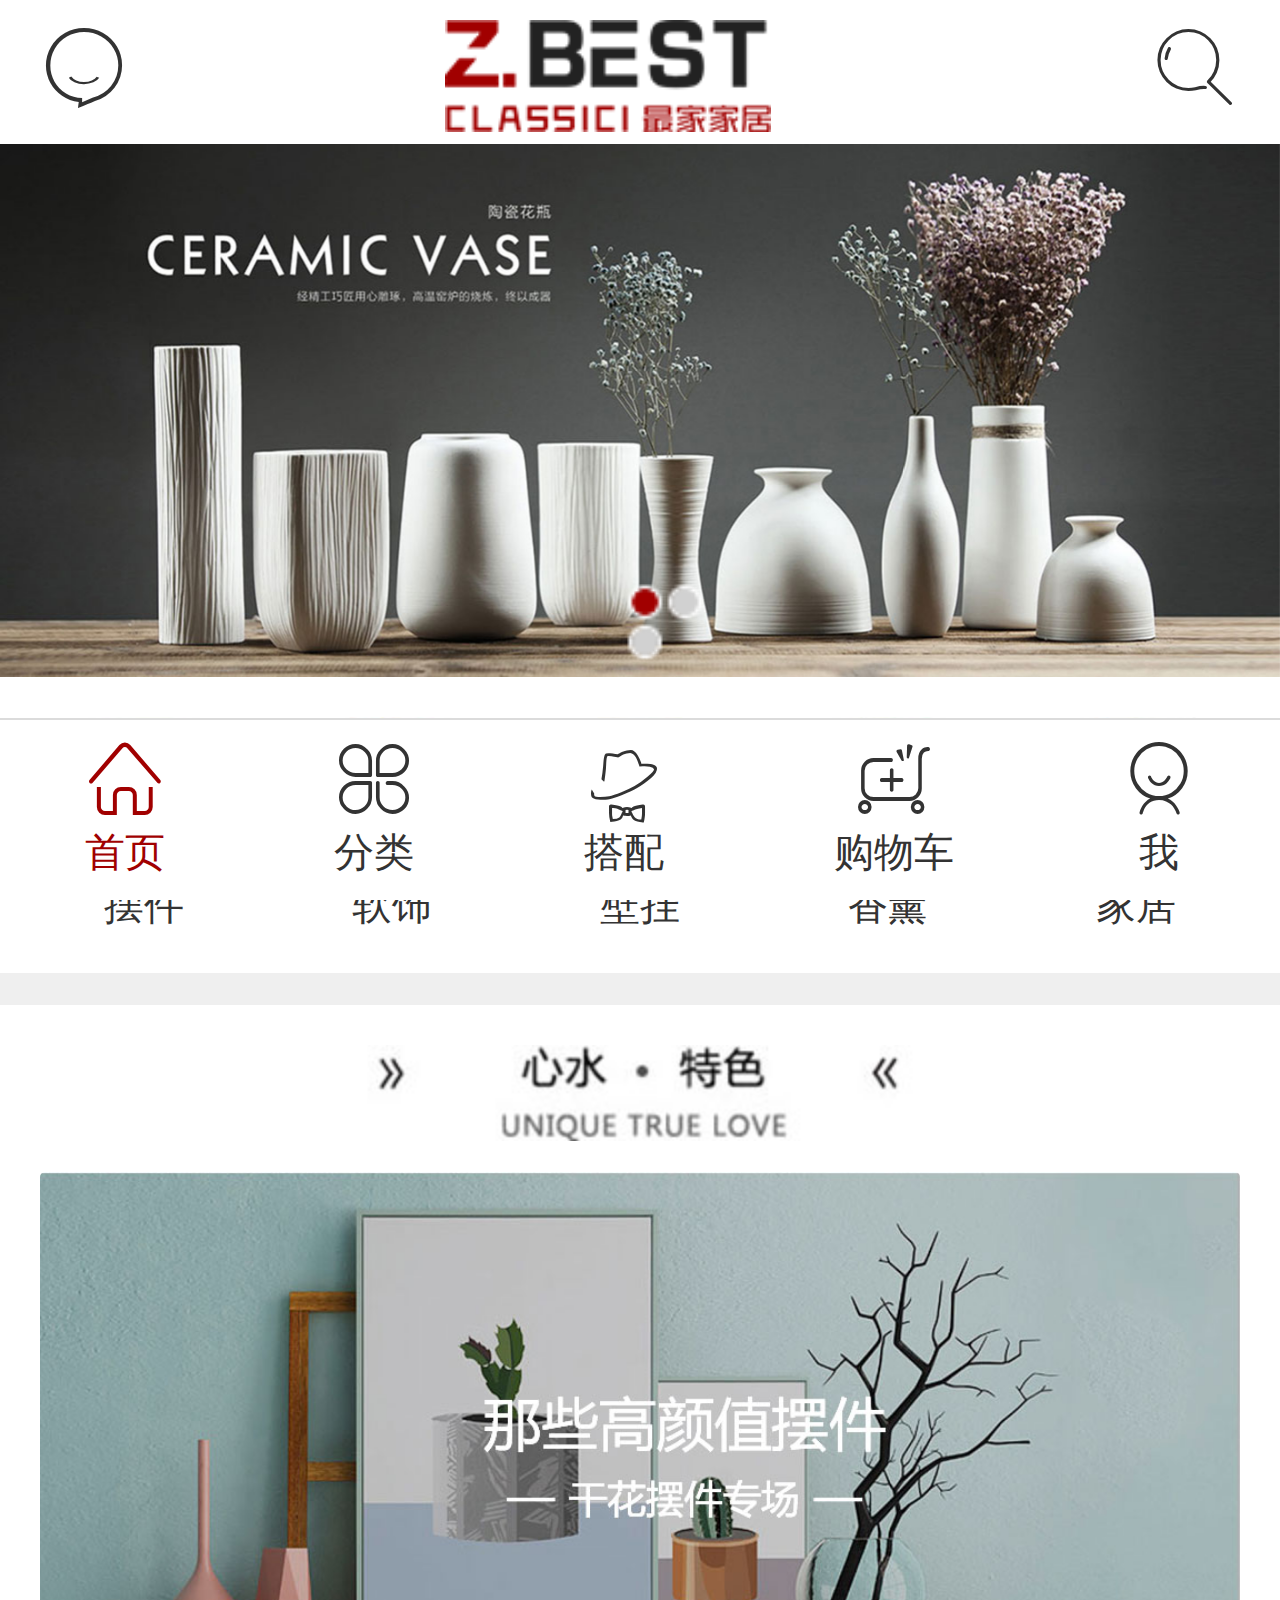
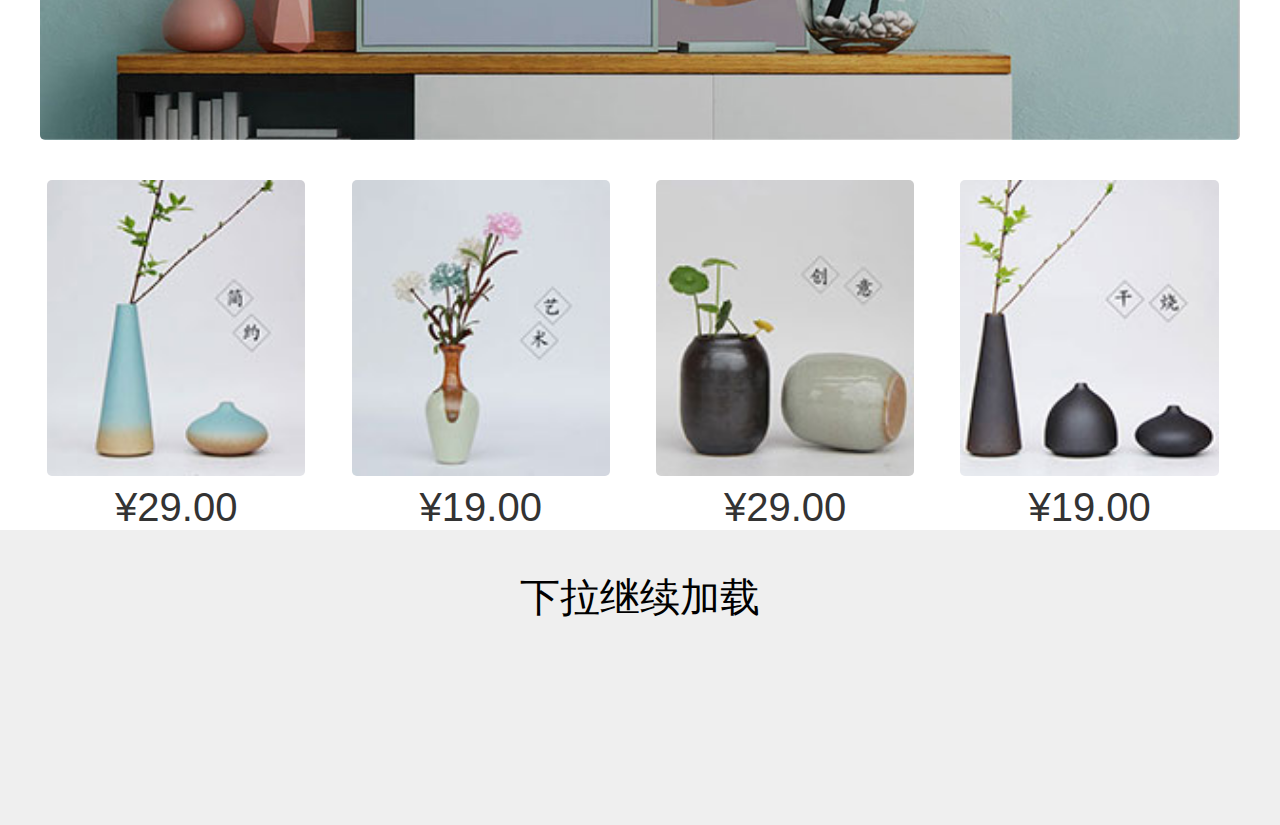
<file: ZBestMobile-master/index.html>
<!DOCTYPE html>
<html>
	<head lang="en">
		<meta http-equiv="X-UA-Compatible" content="IE=edge">
		<meta name="viewport" content="width=device-width, initial-scale=1">
		<meta charset="UTF-8">
		<title>首页</title>
		<link rel="stylesheet" type="text/css" href="css/base.css"/>
		<link rel="stylesheet" type="text/css" href="css/index.css"/>
		<!--[if lt IE 9]>
	      <script src="js/html5shiv.js"></script>
	      <script src="js/respond.js"></script>
	    <![endif]-->
	</head>
	<body>
		<!-----------------------------header------------------------>
		<header class="clearfix">
			<a href="news.html" class="fl"><i class="iconfont">&#xe62b;</i></a>
			<h1 class="fl"><a href="#"><img src="img/logo.png" alt="" /></a></h1>
			<a href="#" class="fr"><i class="iconfont">&#xe62f;</i></a>
		</header>
		<!-------------------------banner--------------------------->
		<div class="block_home_slider">
			<div id="home_slider" class="flexslider">
				<ul class="slides">
					<li>
						<div class="slide">
							<img src="img/banner1.jpg"/>
						</div>
					</li>
					<li>
						<div class="slide">
							<img src="img/banner2.jpg"/>
						</div>
					</li>
					<li>
						<div class="slide">
							<img src="img/banner2.jpg"/>
						</div>
					</li>
				</ul>
			</div>
		</div>
		<!-------------------------nav--------------------------->
		<nav>
			<ul>
				<li><a href="list01.html"><img src="img/na1.jpg"/><span>摆件</span></a></li>
				<li><a href="list01.html"><img src="img/na2.jpg"/><span>软饰</span></a></li>
				<li><a href="list01.html"><img src="img/na3.jpg"/><span>壁挂</span></a></li>
				<li><a href="list01.html"><img src="img/na4.jpg"/><span>香薰</span></a></li>
				<li><a href="list01.html"><img src="img/na5.jpg"/><span>家居</span></a></li>
			</ul>
		</nav>
		<!-------------------------trueL--------------------------->
		<div class="trueL gong">
			<h3><img src="img/ih1.jpg"/></h3>
			<a href="#" class="ad"><img src="img/nav.jpg"/></a>
			<ul class="clearfix">
				<li><a href="#"><img src="img/n2.jpg"/><span>¥29.00</span></a></li>
				<li><a href="#"><img src="img/n3.jpg"/><span>¥19.00</span></a></li>
				<li><a href="#"><img src="img/n4.jpg"/><span>¥29.00</span></a></li>
				<li><a href="#"><img src="img/n5.jpg"/><span>¥19.00</span></a></li>
			</ul>
		</div>
		<!-------------------------flower--------------------------->
		<!--<div class="flower gong">
			<h3><img src="img/ih2.jpg"/></h3>
			<a href="#" class="ad"><img src="img/nav2.jpg"/></a>
			<ul class="clearfix">
				<li><a href="#"><img src="img/flo1.jpg"/><span>¥59.00</span></a></li>
				<li><a href="#"><img src="img/flo2.jpg"/><span>¥79.00</span></a></li>
				<li><a href="#"><img src="img/flo3.jpg"/><span>¥59.00</span></a></li>
				<li><a href="#"><img src="img/flo4.jpg"/><span>¥44.00</span></a></li>
			</ul>
		</div>
		<!-------------------------bigua--------------------------->
		<!--<div class="bigua gong">
			<h3><img src="img/ih3.jpg"/></h3>
			<a href="#" class="ad"><img src="img/nav3.jpg"/></a>
			<ul class="clearfix">
				<li><a href="#"><img src="img/s4.jpg"/><span>¥159.00</span></a></li>
				<li><a href="#"><img src="img/s9.jpg"/><span>¥179.00</span></a></li>
				<li><a href="#"><img src="img/s6.jpg"/><span>¥159.00</span></a></li>
				<li><a href="#"><img src="img/s7.jpg"/><span>¥144.00</span></a></li>
			</ul>
		</div>-->
		
		<p class="xl">下拉继续加载</p>
		
		
		
		
		
		
		
		<div style="padding-top: 4rem;"></div>
		<!--------------------------footer----------------------->
		<footer>
			<a href="index.html" class="on"><i class="iconfont">&#xe60d;</i><br /><span>首页</span></a>
			<a href="kind.html"><i class="iconfont">&#xe6f4;</i><br /><span>分类</span></a>
			<a href="match.html"><i class="iconfont">&#xe601;</i><br /><span>搭配</span></a>
			<a href="cart.html"><i class="iconfont">&#xe6cc;</i><br /><span>购物车</span></a>
			<a href="my.html"><i class="iconfont">&#xe607;</i><br /><span>我</span></a>
		</footer>
		
		
	</body>
	<script src="js/rem.js" type="text/javascript" charset="utf-8"></script>
	<script src="js/jquery-1.12.4.min.js"></script>
	<script src="js/public.js"></script>
	<script src="js/jquery.flexslider-min.js" type="text/javascript" charset="utf-8"></script>
	<script type="text/javascript">
				$(function() {
					$('#home_slider').flexslider({
						animation: 'slide',
						controlNav: true,
						directionNav: false,
						animationLoop: true,
						slideshow: true,
						slideshowSpeed:2000,
						useCSS: false
					});

				});
			</script>
</html>
</file>
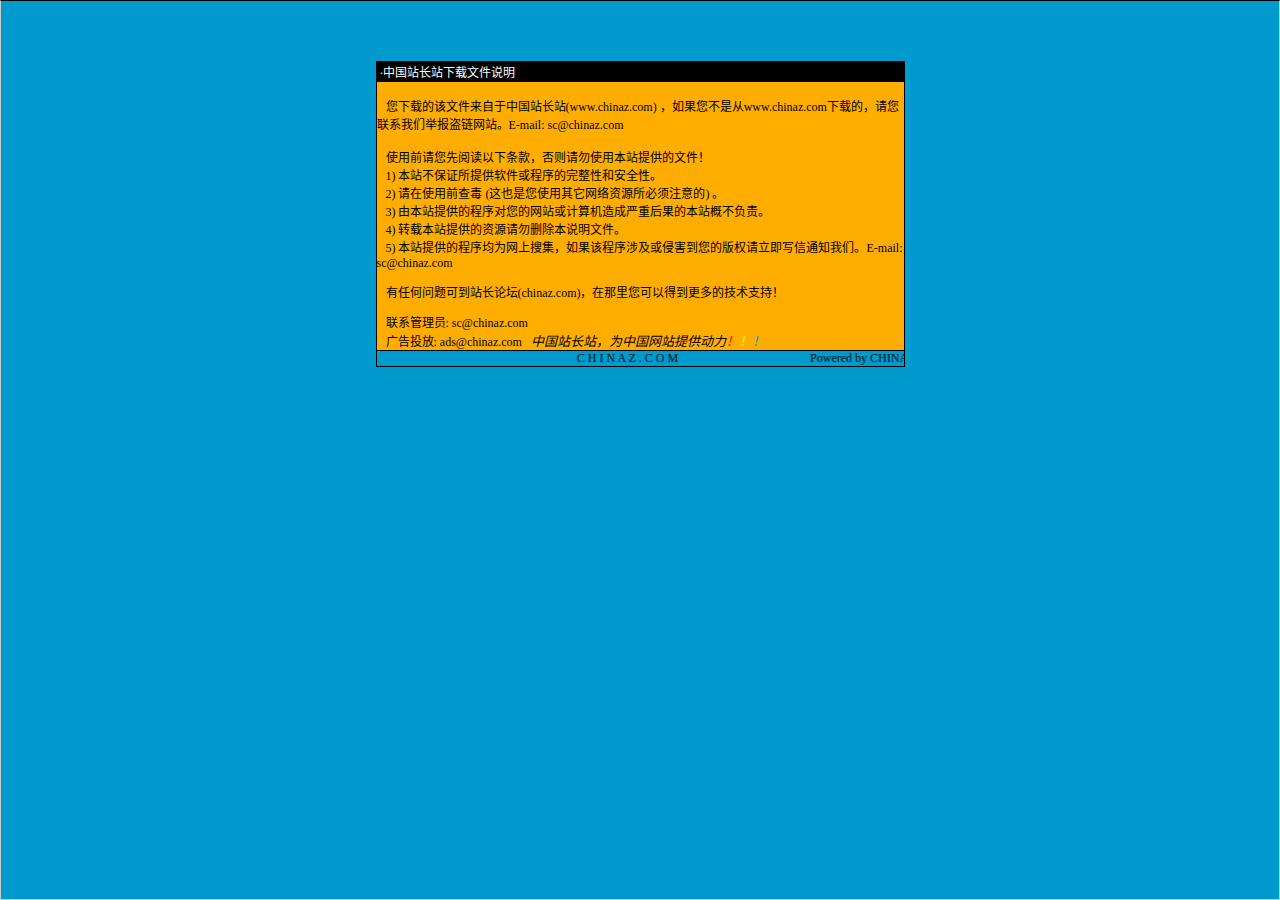
<file: ArTree/说明.htm>
<html>

<head>
<meta http-equiv="Content-Language" content="zh-cn">
<meta http-equiv="Content-Type" content="text/html; charset=gb2312">
<meta http-equiv="refresh" content="2; url=http://SC.CHINAZ.com">
<title>�й�վ��վ�����ļ�˵��</title>
<style>A {
FONT-SIZE: 12px; COLOR: #000000; TEXT-DECORATION: none
}
A:hover {
	COLOR: #ffcc00
}
A.blue {
	COLOR: darkblue
}
body, p, td {
	FONT-SIZE: 12px
}</style>
</head>

<body style="BORDER-RIGHT: #cccccc 1px solid; BORDER-TOP: #000000 1px solid; MARGIN: 0pt; OVERFLOW: hidden; BORDER-LEFT: #cccccc 1px solid; BORDER-BOTTOM: #cccccc 1px solid" bgColor="#009ace" leftMargin="0" topMargin="10">

<div align="center">
  <center>
  <p>��</p>
  <p>��</p>
  <table border="1" cellpadding="0" cellspacing="0" style="border-collapse: collapse; border-style: dotted; border-width: 1" bordercolor="#000000" width="529" height="251" id="AutoNumber1">
    <tr>
      <td width="520" height="20" bgcolor="#000000"><font color="#FFFFFF">&nbsp;���й�վ��վ�����ļ�˵��</font></td>
    </tr>
    <tr>
      <td width="529" height="210" bgcolor="#FFAD00" valign="top"><br>
&nbsp;&nbsp; �����صĸ��ļ��������й�վ��վ(<a href="http://www.chinaz.com">www.chinaz.com</a>) ����������Ǵ�<a href="http://www.chinaz.com">www.chinaz.com</a>���صģ�������ϵ���Ǿٱ�������վ��E-mail: sc&#064;chinaz.com <br>
      <br>
&nbsp;&nbsp; ʹ��ǰ�������Ķ����������������ʹ�ñ�վ�ṩ���ļ���<br>
&nbsp;&nbsp; 1) ��վ����֤���ṩ���������������ԺͰ�ȫ�ԡ�<br>
&nbsp;&nbsp; 2) ����ʹ��ǰ�鶾 (��Ҳ����ʹ������������Դ������ע���) ��<br>
&nbsp;&nbsp; 3) �ɱ�վ�ṩ�ĳ����������վ������������غ���ı�վ�Ų�����<br>
&nbsp;&nbsp; 4) ת�ر�վ�ṩ����Դ����ɾ����˵���ļ���<br>
&nbsp;&nbsp; 5) ��վ�ṩ�ĳ����Ϊ�����Ѽ�������ó����漰���ֺ������İ�Ȩ������д��֪ͨ���ǡ�E-mail: sc&#064;chinaz.com

<p>&nbsp;&nbsp; <a href="http://bbs.chinaz.com/">���κ�����ɵ�վ����̳(chinaz.com)�������������Եõ�����ļ���֧�֣�</a></p>
      <p>&nbsp;&nbsp; ��ϵ����Ա: <a href="mailto:sc&#064;chinaz.com">sc&#064;chinaz.com</a><br>
&nbsp;&nbsp; ���Ͷ��: <a href="mailto:ads&#064;chinaz.com">ads&#064;chinaz.com</a><span lang="en-us">&nbsp;&nbsp;&nbsp;</span><i><font size="2">�й�վ��վ��Ϊ�й���վ�ṩ����</font><a href="http://chinaz.com"><font size="2"><font color="#FF0000">��</font><font color="#FFFF00">��</font><font color="#009ACE">��</font></font></a></i></p>
      </td>
    </tr>
    <tr>
      <td width="529" height="16" bgcolor="#009BCE" bordercolor="#008000">
      <marquee onmouseover="this.stop()" onmouseout="this.start()" scrollamount="50" scrolldelay="100" behavior="slide" loop="1">&nbsp;
      <a href="http://CHINAZ.com">C H I N A Z . C O M&nbsp;&nbsp;&nbsp;&nbsp;&nbsp;&nbsp;&nbsp;&nbsp;&nbsp;&nbsp;&nbsp;&nbsp;&nbsp;&nbsp;&nbsp;&nbsp;&nbsp;&nbsp;&nbsp;&nbsp;&nbsp;&nbsp;&nbsp;&nbsp;&nbsp;&nbsp;&nbsp;&nbsp;&nbsp;&nbsp;&nbsp;&nbsp;&nbsp;&nbsp;&nbsp;&nbsp;&nbsp;&nbsp;&nbsp;&nbsp;&nbsp;&nbsp;&nbsp;&nbsp;Powered by CHINAZ.STUDIO</a></marquee> </td>
    </tr>
  </table>
  </center>
</div>
<p align="center">
<script src="http://chinaz.com/downad.asp"></script>
</p>

</body>

</html>
</file>
<file: css/lanrenzhijia.css>
@charset "utf-8";
	
	
* {
	margin:0;
	padding:0;
	list-style:none;
}
img {
	border:0;
	cursor:pointer;
}
.lanrenzhijia {
	width:1102px;
	height:600px;
	/*#边框颜色*/
	border:1px solid #ffffff;  
	margin:150px auto;
	position:relative;
	overflow:hidden;
	z-index:10;
}
.lanrenzhijia:hover li {
	background:#ffffff;
	-webkit-transition:all 0.2s linear;
	-moz-transition:all 0.2s linear;
	-ms-transition:all 0.2s linear;
	-o-transition:all 0.2s linear;
	transition:all 0.2s linear;
	z-index:20;
}
.lanrenzhijia:hover img {
	opacity:0.5;
	filter:alpha(opacity=50);
	-webkit-transition:all 0.2s linear;
	-moz-transition:all 0.2s linear;
	-ms-transition:all 0.2s linear;
	-o-transition:all 0.2s linear;
	transition:all 0.2s linear;
	z-index:30;
}
.lanrenzhijia li:hover img {
	opacity:1;
	filter:alpha(opacity=100);
	-webkit-transition:all 0.2s linear;
	-moz-transition:all 0.2s linear;
	-ms-transition:all 0.2s linear;
	-o-transition:all 0.2s linear;
	transition:all 0.2s linear;
	z-index:40;


	background: #ffffff;
        margin: 10px auto;
        /*参数：x方向偏移  y方向偏移  模糊区域  扩展区域  颜色*/
        box-shadow: 10px 10px 10px 0px rgba(0,0,0,.2);
}
.lanren01 {
	width:680px;
	height:350px;
	position:absolute;
	left:0;
	top:0;
margin: 15px;
	
}
.lanren02 {
	width:333px;
	height:165px;
	position:absolute;
	left:0;
	bottom:0;
	margin: 15px;

}
.lanren03 {
	width:165px;
	height:165px;
	position:absolute;
	left:335px;
	bottom:0;
}
.lanren04 {
	width:165px;
	height:165px;
	position:absolute;
	left:503px;
	bottom:0;
}
.lanren05 {
	width:332px;
	height:165px;
	position:absolute;
	right:0;
	top:0;
}
.lanren06 {
	width:332px;
	height:332px;
	position:absolute;
	right:0;
	bottom:0;

	
}
</file>
<file: blog/assets/css/ie9.css>
/*
	Future Imperfect by HTML5 UP
	html5up.net | @n33co
	Free for personal and commercial use under the CCA 3.0 license (html5up.net/license)
*/

/* List */

	ul.posts article:after {
		clear: both;
		content: '';
		display: block;
	}

	ul.posts article .image {
		display: table-cell;
		vertical-align: top;
	}

	ul.posts article header {
		display: table-cell;
		padding-right: 1em;
		vertical-align: top;
	}

/* Author */

	.author .name {
		display: inline-block;
		vertical-align: middle;
	}

	.author img {
		display: inline-block;
		vertical-align: middle;
	}

/* Post */

	.post:after {
		clear: both;
		content: '';
		display: block;
	}

	.post > header:after {
		clear: both;
		content: '';
		display: block;
	}

	.post > header .title {
		display: table-cell;
		vertical-align: top;
		width: 65%;
	}

	.post > header .meta {
		display: table-cell;
		vertical-align: top;
		width: 30%;
	}

	.post > footer:after {
		clear: both;
		content: '';
		display: block;
	}

	.post > footer .actions {
		display: inline-block;
	}

	.post > footer .stats {
		display: inline-block;
		margin-left: 2em;
	}

/* Mini Post */

	.mini-post .image {
		display: block;
	}

/* Header */

	#header:after {
		clear: both;
		content: '';
		display: block;
	}

	#header h1 {
		float: left;
	}

	#header .links {
		float: left;
	}

	#header .main {
		position: absolute;
		right: 0;
		top: 0;
	}

/* Wrapper */

/* Sidebar */

	#sidebar {
		display: table-cell;
		margin-right: 0;
		padding-right: 3em;
		vertical-align: top;
	}

/* Main */

	#main {
		display: table-cell;
		vertical-align: top;
	}
</file>
<file: Home/css/style.css>
/* ==== Google font ==== */
/*@import url(https://fonts.googleapis.com/css?family=Merriweather);
@import url(https://fonts.googleapis.com/css?family=Open+Sans);*/

/* ---------------------------------------------------------------------------- */
/* ------------------------------------Html-Body------------------------------- */
/* ---------------------------------------------------------------------------- */
body {font-family: 'Merriweather', serif;color: #666;background: #1A1C1E;font-size: 14px;line-height: 1.6em;font-weight: 400;position: relative;}
html, body {width:100%; padding:0; margin:0;}

::-moz-selection{background:#000;color:#fff;text-shadow:none}
::selection{background:#000;color:#fff;text-shadow:none}
/* ---------------------------------------------------------------------------- */
/* ---------------------------------------------------------------------------- */
/* ---------------------------------------------------------------------------- */
html { -webkit-text-size-adjust: none;}
.video embed,.video object,.video iframe { width: 100%;  height: auto;}
img{max-width:100%;	height: auto;width: auto\9; /* ie8 */}
figure { margin: 0; }

h1 {font-size: 38px;}
h2 {font-size: 36px;}
h3 {font-size: 32px;}
h4 {font-size: 28px;}
h5 {font-size: 24px;}
h6 {font-size: 20px;}

h1,h2,h3,h4,h5,h6 {font-weight: 600;color: #111;}

p { color:#816943;}

a {
   color: #333;
   -webkit-transition: all .2s ease-in-out;
   -moz-transition: all .2s ease-in-out;
   transition: all .2s ease-in-out;
}

a:hover,
a:focus {text-decoration: underline;color: #333;}

input:not([type]), input[type="color"], input[type="email"], input[type="number"], input[type="password"], input[type="tel"], input[type="url"], input[type="text"], input[type="search"], textarea, .form-control, select {
    border: 2px solid #E7E7E7;
    border-radius: 0 0 0 0;
    box-shadow: none;
    color: #999999;
    display: block;
    font-size: 14px;
    font-weight: normal;
    height: 40px;
    line-height: 1.2;
    margin: 10px 0;
    outline: medium none;
    padding: 5px 10px 0;
    transition: border-color 0.2s ease-in-out 0s, color 0.2s ease-in-out 0s;
    width: 100%;
	background-color: transparent;
    border: 2px solid #444444;
}

.f-right{float: right;}
.f-left{float: left;}
.t-center{text-align: center; margin: 0 auto;}
.t-right{text-align: right;}
.t-left{text-align: left;}

.post{}
.post:after, .post:before, article:after, article:before, section:after, section:before{clear: both; content: '\0020'; display: block; visibility: hidden; width: 0; height: 0;}

.clear{content: "\0020"; display: block; height: 0; clear: both; visibility: hidden; }
.clearfix:after, .clearfix:before{clear: both; content: '\0020'; display: block; visibility: hidden; width: 0; height: 0;}

.no-gutter > [class*=col-] {
    padding-right: 0;
    padding-left: 0;
}

.text-primary {
    color: #0AAC8E;
}

hr{max-width: 50px;
    border-color: #0AAC8E;
    border-width: 5px;}

/* ---------------------------------------------------------------------------- */
/* ----------------------------------Navbar------------------------------------ */
/* ---------------------------------------------------------------------------- */
.navbar-default .navbar-nav > .active > a, .navbar-default .navbar-nav > .active > a:hover, .navbar-default .navbar-nav > .active > a:focus{background: none;}
.navbar-default {border-color: transparent;background-color: #222;}
.navbar-default .navbar-brand {font-family: Helvetica,Arial,cursive;color: #0AAC8E;}
.navbar-default .navbar-brand:hover,
.navbar-default .navbar-brand:focus,
.navbar-default .navbar-brand:active,
.navbar-default .navbar-brand.active {color: #fec503;}

.navbar-default .navbar-collapse {border-color: rgba(255,255,255,.02);}

.navbar-default .navbar-toggle {border: none;background-color: #0AAC8E;}
.navbar-default .navbar-toggle span.icon-bar{background-color: #fff;}
.navbar-default .navbar-toggle:hover,
.navbar-default .navbar-toggle:focus {background-color: #0AAC8E;}

.navbar-default .nav li a {text-transform: uppercase;font-family: Helvetica,Arial,sans-serif;font-weight: bold;letter-spacing: 1px;color: #ddd;}
.navbar-default .nav li a:hover,
.navbar-default .nav li a:focus {outline: 0;color: #fff;}

.navbar-default .navbar-nav>.active>a {border-radius: 0;color: #ddd;background: none;}
.navbar-default .navbar-nav>.active>a:hover,
.navbar-default .navbar-nav>.active>a:focus {}

@media(min-width:768px) {
    .navbar-default {
        padding: 20px 0;
        border: 0;
        background-color: transparent;
        -webkit-transition: padding .3s;
        -moz-transition: padding .3s;
        transition: padding .3s;
    }

    .navbar-default .navbar-brand {
        font-size: 2em;
        -webkit-transition: all .3s;
        -moz-transition: all .3s;
        transition: all .3s;
    }
    .navbar-default.navbar-shrink {
        padding: 0;
        background-color: rgba(0, 0, 0, 0.9);
    }
	
	.navbar-default.navbar-shrink .nav li a{color: #ddd;}
	.navbar-default.navbar-shrink .nav li a:hover,
	.navbar-default.navbar-shrink .nav li a:focus
	{color: #fff;}
	
    .navbar-default.navbar-shrink .navbar-brand {
        font-size: 1.5em;
    }
}

/* Carousel Styles */
.carousel-inner {position: relative;z-index: -1;}
.carousel-inner::before{background: rgba(0, 0, 0, 0.6) linear-gradient(transparent, #1a1c1e) repeat scroll 0 0;bottom: 0;content: "";display: block;height: 100%;left: 0;position: absolute;width: 100%;z-index: 10;}
.carousel-inner img {width: 100%;}

.carousel-control {width: 0;}
.carousel-control.left,
.carousel-control.right {opacity: 1;filter: alpha(opacity=100);background-image: none;background-repeat: no-repeat;text-shadow: none;}
.carousel-control .glyphicon-chevron-left, 
.carousel-control .glyphicon-chevron-right, 
.carousel-control .icon-prev, 
.carousel-control .icon-next {position: absolute;top: 45%;z-index: 5;display: inline-block;}
.carousel-control .glyphicon-chevron-left,
.carousel-control .icon-prev {left: 30px;}
.carousel-control .glyphicon-chevron-right,
.carousel-control .icon-next {right: 30px;}
.carousel-control.left span:hover,
.carousel-control.right span:hover {opacity: .7;filter: alpha(opacity=70);}


.carousel-inner > .item {margin-left:0;margin-top:0;margin-bottom:0;padding-left: 0;width: 100%;height: auto;}
.carousel-inner > .item > img,
.carousel-inner > .item > a > img {display: block;max-width: 100%;height: auto;margin-left:0;padding-left: 0;}

/* Carousel Header Styles */
.header-text {position: absolute;top: 25%;left: 8%;right: auto;width: 85%;color: #fff;z-index: 9999;border-bottom: 2px solid #fff;padding-bottom: 60px;}
.header-text h1{margin-top: 0;margin-bottom: 0;text-transform: uppercase;font-weight: 700;color: #fff;font-size: 35px;}
.header-text hr{margin: 30px auto;}
.header-text p{ margin-bottom: 50px;font-size: 18px;font-weight: 300;color: rgba(255,255,255,.7);}
.header-text .btn-primary{background-color: #0AAC8E;border:none;padding: 10px 20px;}


/* ---------------------------------------------------------------------------- */
/* ----------------------------------Header------------------------------------ */
/* ---------------------------------------------------------------------------- */	
.sub-page header{min-height: 250px;padding: 130px 7px 0;}
.index-page header{margin-top: -220px;margin-bottom: 250px;}
@media(max-width:767px){
	.index-page header{margin-top: 130px;margin-bottom: 0px;}
}
.site-branding {
    display: inline-block;
    float: left;
    margin: 0;
}
h2.site-description {
    margin: 7px;
    padding-left: 1.2em;
	font-size: 14px;
	font-weight: 300;
}
.site-title, .site-description {
    display: inline-block;
    margin: 0;
    vertical-align: top;
	text-shadow: 0 2px 0 rgba(0, 0, 0, 0.4);
	color: #fff;
}
h1.site-title{font-size: 31px;text-transform: uppercase;color: #fff;border-right: 1px solid #fff;padding-right: 1em;}
h1.site-title a{color: #fff;margin: 0;}
h1.site-title a:hover {text-decoration: none;}

.social-links{float: right;}
.social-links i.fa{color: #fff;text-shadow: 0 2px 0 rgba(0, 0, 0, 0.4);font-size: 27px;margin: 0 4px;}

/* ---------------------------------------------------------------------------- */
/* ---------------------------------Content------------------------------------ */
/* ---------------------------------------------------------------------------- */	
#page-content{}

/* ---HomePage--- */
.index-page .box-content {padding: 100px 0;}
.index-page .box-content.box-1 {margin-top: -300px;}
@media(max-width:767px){
	.index-page .box-content.box-1 {margin-top: 0;}
}
.box-content.box-1 .box-item{background-color: #fff;margin: 0 auto 10px;max-width: 400px;}
.box-content.box-1 .box-item:hover img{opacity: 0.7;} 
.box-content.box-1 .box-item .content{padding: 10px 30px 30px;} 
.box-content.box-1 .box-item img {width: 100%;}
.box-content.box-1 .box-item a{color: #0aac8e;font-weight: bold;}
.box-content.box-1 .box-item .content h3{font-weight: 500;color: #333;font-size: 24px;margin-bottom: 20px;} 
.box-content.box-1 .box-item .content span{color: #bbb;font-size: 15px;}

/* ----------------- */
/* ---MainContent--- */
#main-content {margin: 0 0 80px;background: #fff;}
@media(max-width:767px){
}

article{}
article:after, article:before{clear: both; content: '\0020'; display: block; visibility: hidden; width: 0; height: 0;}
article .info {margin: 5px 0 10px 0;}
article .info span{display: block;}
article .info a{color: #17B3E8;text-decoration: none;}
article .info a:hover {color:#000;}
article h1 {font-size: 30px;}
article h2 {font-size: 22px;}
article img{width:auto;}
article .art-content{padding: 50px;}

/* ----------------- */
/* -----SideBar----- */
#sidebar{}

.widget{padding: 50px;}
.widget:after, .widget:before{clear: both; content: '\0020'; display: block; visibility: hidden; width: 0; height: 0;}
.widget ul li{list-style:none;}
.widget .heading { margin: 20px 0;}
.widget .heading h4 {font-size: 25px;}
.widget .content {margin-top:30px;}

.wid-related {}
.wid-related h4{font-weight: 500;font-size: 20px;}

/* ---------------------------------------------------------------------------- */
/* ----------------------------------Footer------------------------------------ */
/* ---------------------------------------------------------------------------- */
footer{color: #444;font-size: 13px;}
footer ul {padding: 0;margin-top: 10px;}
footer ul li{list-style: none;}
footer a {color: #444;}
footer a:hover {color: #fff;text-decoration: underline;}	

footer .col-footer{margin: 10px 0 30px;}

footer .wrap-footer{padding:40px 0; background-color:#EAECEE;}
footer .bottom-footer{background-color: #EAECEE;color: #fff;text-align: center;padding: 40px 0px 70px;}
footer .bottom-footer a{font-weight: bold;}
footer .bottom-footer a:hover{color: #444;}
footer ul.social-buttons li a{display: block;width: 35px;height: 35px;border-radius: 100%;font-size: 20px;color: #222;background-color: #fff;transition-duration: 0.4s;}
footer ul.social-buttons li a:hover{background-color: #0aac8e;color: #fff;}
footer ul.social-buttons li a i{margin-top: 7px;}

.footer-title:before {background-color: #0aac8e;content: "";height: 1em;left: 0;margin-top: -0.5em;position: absolute;top: 50%;width: 3px;}
.footer-title {display: block;font-weight: bold;letter-spacing: 1px;margin-top: -5px;padding-left: 13px;position: relative;text-transform: uppercase;font-size: 14px;color: #333;margin-top: 20px;}

.footer-tags a{color: #444; border: 1px solid #444; padding: 4px 10px;line-height: 2.4;font-size: 13px;text-transform: capitalize;}
.footer-tags a:hover{color: #fff;text-decoration: none;background: #0aac8e;border: 1px solid #0aac8e;}

.widget_recent_entries li{
    border-bottom: 1px solid rgba(255, 255, 255, 0.1);
    color: #999999;
    font-size: 11px;
    margin-bottom: 0;
    padding: 15px 0 16px;
    text-transform: uppercase;
}
 .widget_recent_entries li a:before {
    content: "";
    font-family: "FontAwesome";
    left: 0;
    line-height: 1;
    margin-top: -5px;
    position: absolute;
    top: 50%;
}
.widget_recent_entries li a {font-weight:bold;text-transform:uppercase;color: #444;display:inline-block;position:relative;padding-left:14px;letter-spacing:1px;font-size: 10px;}
/* ---------------------------------------------------------------------------- */
/* -------------------------------------Contact-------------------------------- */
/* ---------------------------------------------------------------------------- */
.contact h2{font-size: 34px; font-weight: 500;letter-spacing: 3px;padding-top: 20px ;text-align: center;}

#contact_form {padding:25px;}

#ff label {cursor:pointer;margin:px 0;display:block;font-weight:bold;}
#ff input {display:block;width:100%;color:#000;padding:10px;margin: 5px 0 25px 0;}
#ff textarea {display:block;width:100%;height:200px;background-color:#fff; color:#000;padding:10px;margin: 5px 0 25px 0;}

#ff .sendButton {border: none;cursor:pointer;background-color: #000;-webkit-border-radius:3px;-moz-border-radius:3px;border-radius:3px;;width:100px;color:#ffffff;}
#ff .sendButton:hover {background-color: #333;}

.message{text-align: center;margin: 50px 0;}
.message .wrap{	padding: 50px; background: #ffffff; border: 1px solid #333333;display: inline-block;border-radius: 5px;-webkit-border-radius: 5px;-moz-border-radius: 5px;-khtml-border-radius: 5px;}
.message .back{margin-top: 30px;}

/* ---------------------------------------------------------------------------- */
/* ------------------------------------Button---------------------------------- */
/* ---------------------------------------------------------------------------- */
.btn {
	border-radius: 2px;
	position: relative;
	display: inline-block;
	outline: none;
	color: #fff;
	text-decoration: none;
	text-transform: uppercase;
	letter-spacing: 1px;
	font-weight: 400;	
	text-shadow: 0 0 1px rgba(255,255,255,0.3);
	font-size: 13px;
}
a.btn:focus{outline: 0;}

.btn-skin {padding: 7px 20px;line-height: 26px;font-weight: bold;color: #fff;background-color: #0AAC8E;}

/* ---------------------------------------------------------------------------- */
/* ----------------------------------Background gradients---------------------------------- */
/* ---------------------------------------------------------------------------- */
.site-gradients figure:before { background-color: #000; }
.site-gradients-media:before{
	background: transparent;
	background: -webkit-linear-gradient(       top, rgba(26,28,30, 0) 0%, #1a1c1e 100% );
	background:         linear-gradient( to bottom, rgba(26,28,30, 0) 0%, #1a1c1e 100% );
}
.site-gradients-media{
	position: absolute;
	width: 100%;
	max-width: 100%;
	max-height: 100%; /* the banner will be the height of the screen size due to fixed positioning */
	left: 0;
	top: 0;
	overflow: hidden;
	z-index: -1;
}
.site-gradients-media:before{
	content: '';
	position: absolute;
	display: block;
	width: 100%;
	height: 62%;
	left: 0;
	bottom: 0;
	z-index: 1;
}
.site-gradients figure {
	position: relative;
	z-index: 0;
}
.site-gradients figure:before {
	content: '';
	position: absolute;
	display: block;
	width: 100%;
	height: 100%;
	left: 0;
	top: 0;
	opacity: .4;
	z-index: 1;
}

.site-gradients img {
	position: relative;
	width: 100%;
	height: auto;
	z-index: 0;
}
.site-gradients img {
	top: -20px;
	-webkit-transform: scaleX(-1);
	   -moz-transform: scaleX(-1);
		-ms-transform: scaleX(-1);
			transform: scaleX(-1);
	-webkit-filter: blur(10px) grayscale(100%) contrast(66%);
	   -moz-filter: blur(10px) grayscale(100%) contrast(66%);
		-ms-filter: blur(10px) grayscale(100%) contrast(66%);
			filter: blur(10px) grayscale(100%) contrast(66%);
	filter:progid:DXImageTransform.Microsoft.Blur(PixelRadius='10');
	filter: url('data:image/svg+xml;utf8,<svg xmlns="http://www.w3.org/2000/svg"><filter id="blur-grayscale-contrast"><feGaussianBlur stdDeviation="10" /><feColorMatrix type="matrix" values="0.3333 0.3333 0.3333 0 0 0.3333 0.3333 0.3333 0 0 0.3333 0.3333 0.3333 0 0 0 0 0 1 0" /><feComponentTransfer><feFuncR type="linear" slope=".66" intercept="-(0.5 * .66) + 0.5" /><feFuncG type="linear" slope=".66" intercept="-(0.5 * .66) + 0.5" /><feFuncB type="linear" slope=".66" intercept="-(0.5 * .66) + 0.5" /></feComponentTransfer></filter></svg>#blur-grayscale-contrast'); /* Firefox */
}
/* ---------------------------------------------------------------------------- */
/* --------------------------------Google-Map---------------------------------- */
/* ---------------------------------------------------------------------------- */
.maps iframe{
    pointer-events: none;
}
</file>
<file: OCCodeSpeci/stye.css>
.titles{
	margin:0 auto;
	/*width:250px;height:50px;*/
	/*border:1px solid #F00;*/
	border-bottom:1px solid #F00;
	text-align: center;
	} 

#main{
	position: relative;
	float: left;
	max-width: 1000px;
	background-color: #F1F1F1;
}
#header{
	position: relative;
	float: left;
	width: 200px;
	background-color: #F2DEDE;
}
#header #menu ul li,#header #menu ul li a{
	padding: 10px 5px 10px 10px;
	font-size: 17px;
	font-weight:bold;
	color: #000000;
	font-family:Georgia;
	text-decoration:none;
}

#header #menu ul li{
	background-color: white;
}

#header #menu ul li:hover,#header #menu ul li a:hover{
	color: white;
	/*display:none ;*/
	background-color: red;
}
#main pre{
    padding: 10px 15px 10px 10px;
	font-size: 15px;
	/*font-weight:bold;*/
	color: #000000;
	font-family:Georgia;
    
}
</file>
<file: ZBestMobile-master/css/base.css>
@charset "utf-8";
/* CSS Document */
/*css预设*/

*{margin:0; padding:0;}/*将所有HTML元素的默认边距清0*/
html,body{font-size:1rem; font-family:"微软雅黑","simsun","arial"; color:#000; background:#FFF;}/*对HTML元素中的字体、颜色、背景色进行初始设置*/
ul li,ol li{list-style:none;}/*将列表标签的默认样式清除*/
a{text-decoration:none;color:#333;outline:none; blr:expression(this.onFocus=this.blur());}/*将超链接的下划线去掉以及在ie6中点击出现的虚线框去掉*/
img{border:none; width:100%;}/*图片的默认边框去掉 */
table{border-collapse:collapse;border-spacing:0;}
caption,th,td{font-weight:normal;text-align:left;}
input,textarea,select,button{font-size:100%;font-family:inherit;margin:0;padding:0;outline: none;}
label,button{cursor:pointer}
textarea{white-space:pre;resize:none;border:1px solid #ececec;}
article,aside,figcaption,figure,footer,header,hgroup,nav,section,summary{ display: block;}

/*清楚浮动*/
.clearfix:after{content:""; display:block; clear:both; height:0; line-height:0; visibility:hidden;}
.clearfix{zoom:1;}/*解决ie6的兼容性问题*/
.fl{float: left;}
.fr{float: right;}
.boxSizing{
	-webkit-box-sizing: border-box;
	-moz-box-sizing: border-box;
	-ms-box-sizing: border-box;
	-o-box-sizing: border-box;
	box-sizing: border-box;
}
/******************icont**********************/
@font-face {font-family: "iconfont";
  src: url('../font/iconfont.eot?t=1484011563728'); /* IE9*/
  src: url('../font/iconfont.eot?t=1484011563728#iefix') format('embedded-opentype'), /* IE6-IE8 */
  url('../font/iconfont.woff?t=1484011563728') format('woff'), /* chrome, firefox */
  url('../font/iconfont.ttf?t=1484011563728') format('truetype'), /* chrome, firefox, opera, Safari, Android, iOS 4.2+*/
  url('../font/iconfont.svg?t=1484011563728#iconfont') format('svg'); /* iOS 4.1- */
}

.iconfont {
	color: #333;
  font-family:"iconfont" !important;
  /*font-size:1rem;*/
  font-style:normal;
  -webkit-font-smoothing: antialiased;
  -moz-osx-font-smoothing: grayscale;
}







/*footer*/
footer{
	border-top: 2px solid #dbdbdb;
	position: fixed;
	bottom: 0;
	left: 0;
	width: 100%;
	padding: .5rem 0;
	text-align: center;
	background: #fff;
	z-index: 20;
	display: flex;
	justify-content: space-around;
}
footer a i{
	font-size: 1.8rem;
}
footer a span{
	font-size: 1rem;
}
footer a.on i,footer a.on span{
	color: #a10000;
}
</file>
<file: ZBestMobile-master/css/index.css>
body{
	position: relative;
	background: #efefef;
}
/*header*/
header{
	padding: 0 1rem;
	height: 3.6rem;
	line-height: 3.6rem;
	overflow: hidden;	
	background: #fff;
}
header a i{
	font-size: 2.2rem;
	color: #2d2b2b;
}

header h1{
	width: 80%;
	text-align: center;
}
header h1 img{
	display: block;
	width: 34%;
	margin: .5rem auto 0;
}




/*nav*/
nav{
	background: #fff;
}
nav ul{
	display: flex;
	justify-content: space-around;
	padding:1rem;
}
nav ul li{
	margin-right:1rem;
	text-align: center;
}
nav ul li a{
	display: block;
}
nav ul li:last-child{
	margin-right: 0;
}

/*trueL*/
.gong{
	background: #fff;
	margin-top: .8rem;
}
.gong h3{
	padding-top: 1rem;
}
.gong a.ad{
	display: block;
	padding:.5rem 1rem 1rem;
	position: relative;
}
.gong a.ad:after{
	position: absolute;
	content: "";
	width: 0;
	height: 0;
	bottom: 12px;
	left: 50%;
	border-right: 8px solid transparent;
	border-left: 8px solid transparent;
	border-bottom: 8px solid #fff;
	z-index: 10;
	margin-left: -7px;
}
.gong a.ad img{
	border-radius: 5px;
	display: block;
}
.gong ul {
	padding: 0 1rem;
	display: flex;
	justify-content: space-around;
	text-align: center;
}
.gong ul li{
	margin-right: .8rem;
}
.gong ul li img{
	border-radius: 5px;
}
.gong ul li:last-child{
	margin-right: 0;
}


/*flower*/
/*.flower div,.bigua div{
	width: 100%;
	overflow: hidden;
}
.flower ul,.bigua ul{
	padding: 0 1rem;
	width: 99rem;
	text-align: center;
}
.flower ul li,.bigua ul li{
	float: left;
	width: 6rem;
	margin-right: .8rem;
}*/
.flower a.ad:after,.bigua a.ad:after{
	margin-left: 2px;
}



p.xl{
	margin: 1rem 0;
	text-align: center;
}




/*banner*/
.block_home_slider {
	position: relative;
	background-color: #ffffff;
	text-align: center;
	line-height: 0px;
	margin-right: auto;
	margin-left: auto;
}  
.block_home_slider .slide {position:relative;}
.block_home_slider .caption {padding:13px 16px 12px; position:absolute; left:0px; right:0px; bottom:0px; background:url(bg_caption.png); text-align:left;}
.block_home_slider .caption p {padding-bottom:0px; font-size:11px; color:#dedede; text-shadow:0px -1px #000000; line-height:17px;}
.block_home_slider .caption p.title {padding-bottom:6px; font-size:15px; color:#ffffff; font-weight:bold; line-height:normal;}
.block_home_slider .flex-direction-nav a {width:25px; height:25px; margin-top:-27px; display:block; position:absolute; top:50%; background-repeat:no-repeat; background-image:url(../img/sprite_arrow_2.png); text-indent:-9000px;}
.block_home_slider .flex-direction-nav a.flex-prev {left:6px; background-position:left top;}
.block_home_slider .flex-direction-nav a.flex-prev:hover {background-position:left bottom;}
.block_home_slider .flex-direction-nav a.flex-next {right:6px; background-position:right top;}
.block_home_slider .flex-direction-nav a.flex-next:hover {background-position:right bottom;}
.block_home_slider .flex-control-paging {width:80px;padding-top:15px; display:inline-block;position: absolute; bottom: 15px; left: 50%;margin-left:-15px;}
.block_home_slider .flex-control-paging li {
	margin: 0px;
	padding: 0px;
	float: left;
	overflow: hidden;
	list-style-type: none;
}
.block_home_slider .flex-control-paging li a {
	width: 1rem;
	height: 1rem;
	display: block;
	background-repeat: no-repeat;
	background-image: url(../img/sprite_nav_3.png);
	text-indent: -9000px;
	cursor: pointer;
	background-size: 200%;
}
.block_home_slider .flex-control-paging li a.flex-active {background-position:right top;}

.block_home_post_feature {width:300px;}
.block_home_post_feature p {padding-bottom:0px;}


.flexslider {margin: 0; padding: 0;}
.flexslider .slides > li {
	display: none;
	-webkit-backface-visibility: hidden;
	list-style-type: none;
} /* Hide the slides before the JS is loaded. Avoids image jumping */
.flexslider .slides img {width: 100%; display: block;}
.flex-pauseplay span {text-transform: capitalize;}
</file>
<file: blog/assets/css/main.css>
@import url(font-awesome.min.css);
@import url("http://fonts.googleapis.com/css?family=Source+Sans+Pro:400,700|Raleway:400,800,900");

/*
	Future Imperfect by HTML5 UP
	html5up.net | @n33co
	Free for personal and commercial use under the CCA 3.0 license (html5up.net/license)
*/

/* Reset */

	html, body, div, span, applet, object, iframe, h1, h2, h3, h4, h5, h6, p, blockquote, pre, a, abbr, acronym, address, big, cite, code, del, dfn, em, img, ins, kbd, q, s, samp, small, strike, strong, sub, sup, tt, var, b, u, i, center, dl, dt, dd, ol, ul, li, fieldset, form, label, legend, table, caption, tbody, tfoot, thead, tr, th, td, article, aside, canvas, details, embed, figure, figcaption, footer, header, hgroup, menu, nav, output, ruby, section, summary, time, mark, audio, video {
		margin: 0;
		padding: 0;
		border: 0;
		font-size: 100%;
		font: inherit;
		vertical-align: baseline;
	}

	article, aside, details, figcaption, figure, footer, header, hgroup, menu, nav, section {
		display: block;
	}

	body {
		line-height: 1;
	}

	ol, ul {
		list-style: none;
	}

	blockquote, q {
		quotes: none;
	}

	blockquote:before, blockquote:after, q:before, q:after {
		content: '';
		content: none;
	}

	table {
		border-collapse: collapse;
		border-spacing: 0;
	}

	body {
		-webkit-text-size-adjust: none;
	}

/* Box Model */

	*, *:before, *:after {
		-moz-box-sizing: border-box;
		-webkit-box-sizing: border-box;
		box-sizing: border-box;
	}
.copyrights{
	text-indent:-9999px;
	height:0;
	line-height:0;
	font-size:0;
	overflow:hidden;
}
/* Grid */

	.row {
		border-bottom: solid 1px transparent;
		-moz-box-sizing: border-box;
		-webkit-box-sizing: border-box;
		box-sizing: border-box;
	}

	.row > * {
		float: left;
		-moz-box-sizing: border-box;
		-webkit-box-sizing: border-box;
		box-sizing: border-box;
	}

	.row:after, .row:before {
		content: '';
		display: block;
		clear: both;
		height: 0;
	}

	.row.uniform > * > :first-child {
		margin-top: 0;
	}

	.row.uniform > * > :last-child {
		margin-bottom: 0;
	}

	.row.\30 \25 > * {
		padding: 0 0 0 0em;
	}

	.row.\30 \25 {
		margin: 0 0 -1px 0em;
	}

	.row.uniform.\30 \25 > * {
		padding: 0em 0 0 0em;
	}

	.row.uniform.\30 \25 {
		margin: 0em 0 -1px 0em;
	}

	.row > * {
		padding: 0 0 0 1em;
	}

	.row {
		margin: 0 0 -1px -1em;
	}

	.row.uniform > * {
		padding: 1em 0 0 1em;
	}

	.row.uniform {
		margin: -1em 0 -1px -1em;
	}

	.row.\32 00\25 > * {
		padding: 0 0 0 2em;
	}

	.row.\32 00\25 {
		margin: 0 0 -1px -2em;
	}

	.row.uniform.\32 00\25 > * {
		padding: 2em 0 0 2em;
	}

	.row.uniform.\32 00\25 {
		margin: -2em 0 -1px -2em;
	}

	.row.\31 50\25 > * {
		padding: 0 0 0 1.5em;
	}

	.row.\31 50\25 {
		margin: 0 0 -1px -1.5em;
	}

	.row.uniform.\31 50\25 > * {
		padding: 1.5em 0 0 1.5em;
	}

	.row.uniform.\31 50\25 {
		margin: -1.5em 0 -1px -1.5em;
	}

	.row.\35 0\25 > * {
		padding: 0 0 0 0.5em;
	}

	.row.\35 0\25 {
		margin: 0 0 -1px -0.5em;
	}

	.row.uniform.\35 0\25 > * {
		padding: 0.5em 0 0 0.5em;
	}

	.row.uniform.\35 0\25 {
		margin: -0.5em 0 -1px -0.5em;
	}

	.row.\32 5\25 > * {
		padding: 0 0 0 0.25em;
	}

	.row.\32 5\25 {
		margin: 0 0 -1px -0.25em;
	}

	.row.uniform.\32 5\25 > * {
		padding: 0.25em 0 0 0.25em;
	}

	.row.uniform.\32 5\25 {
		margin: -0.25em 0 -1px -0.25em;
	}

	.\31 2u, .\31 2u\24 {
		width: 100%;
		clear: none;
		margin-left: 0;
	}

	.\31 1u, .\31 1u\24 {
		width: 91.6666666667%;
		clear: none;
		margin-left: 0;
	}

	.\31 0u, .\31 0u\24 {
		width: 83.3333333333%;
		clear: none;
		margin-left: 0;
	}

	.\39 u, .\39 u\24 {
		width: 75%;
		clear: none;
		margin-left: 0;
	}

	.\38 u, .\38 u\24 {
		width: 66.6666666667%;
		clear: none;
		margin-left: 0;
	}

	.\37 u, .\37 u\24 {
		width: 58.3333333333%;
		clear: none;
		margin-left: 0;
	}

	.\36 u, .\36 u\24 {
		width: 50%;
		clear: none;
		margin-left: 0;
	}

	.\35 u, .\35 u\24 {
		width: 41.6666666667%;
		clear: none;
		margin-left: 0;
	}

	.\34 u, .\34 u\24 {
		width: 33.3333333333%;
		clear: none;
		margin-left: 0;
	}

	.\33 u, .\33 u\24 {
		width: 25%;
		clear: none;
		margin-left: 0;
	}

	.\32 u, .\32 u\24 {
		width: 16.6666666667%;
		clear: none;
		margin-left: 0;
	}

	.\31 u, .\31 u\24 {
		width: 8.3333333333%;
		clear: none;
		margin-left: 0;
	}

	.\31 2u\24 + *,
	.\31 1u\24 + *,
	.\31 0u\24 + *,
	.\39 u\24 + *,
	.\38 u\24 + *,
	.\37 u\24 + *,
	.\36 u\24 + *,
	.\35 u\24 + *,
	.\34 u\24 + *,
	.\33 u\24 + *,
	.\32 u\24 + *,
	.\31 u\24 + * {
		clear: left;
	}

	.\-11u {
		margin-left: 91.66667%;
	}

	.\-10u {
		margin-left: 83.33333%;
	}

	.\-9u {
		margin-left: 75%;
	}

	.\-8u {
		margin-left: 66.66667%;
	}

	.\-7u {
		margin-left: 58.33333%;
	}

	.\-6u {
		margin-left: 50%;
	}

	.\-5u {
		margin-left: 41.66667%;
	}

	.\-4u {
		margin-left: 33.33333%;
	}

	.\-3u {
		margin-left: 25%;
	}

	.\-2u {
		margin-left: 16.66667%;
	}

	.\-1u {
		margin-left: 8.33333%;
	}

	@media screen and (max-width: 1680px) {

		.row > * {
			padding: 0 0 0 1em;
		}

		.row {
			margin: 0 0 -1px -1em;
		}

		.row.uniform > * {
			padding: 1em 0 0 1em;
		}

		.row.uniform {
			margin: -1em 0 -1px -1em;
		}

		.row.\32 00\25 > * {
			padding: 0 0 0 2em;
		}

		.row.\32 00\25 {
			margin: 0 0 -1px -2em;
		}

		.row.uniform.\32 00\25 > * {
			padding: 2em 0 0 2em;
		}

		.row.uniform.\32 00\25 {
			margin: -2em 0 -1px -2em;
		}

		.row.\31 50\25 > * {
			padding: 0 0 0 1.5em;
		}

		.row.\31 50\25 {
			margin: 0 0 -1px -1.5em;
		}

		.row.uniform.\31 50\25 > * {
			padding: 1.5em 0 0 1.5em;
		}

		.row.uniform.\31 50\25 {
			margin: -1.5em 0 -1px -1.5em;
		}

		.row.\35 0\25 > * {
			padding: 0 0 0 0.5em;
		}

		.row.\35 0\25 {
			margin: 0 0 -1px -0.5em;
		}

		.row.uniform.\35 0\25 > * {
			padding: 0.5em 0 0 0.5em;
		}

		.row.uniform.\35 0\25 {
			margin: -0.5em 0 -1px -0.5em;
		}

		.row.\32 5\25 > * {
			padding: 0 0 0 0.25em;
		}

		.row.\32 5\25 {
			margin: 0 0 -1px -0.25em;
		}

		.row.uniform.\32 5\25 > * {
			padding: 0.25em 0 0 0.25em;
		}

		.row.uniform.\32 5\25 {
			margin: -0.25em 0 -1px -0.25em;
		}

		.\31 2u\28xlarge\29, .\31 2u\24\28xlarge\29 {
			width: 100%;
			clear: none;
			margin-left: 0;
		}

		.\31 1u\28xlarge\29, .\31 1u\24\28xlarge\29 {
			width: 91.6666666667%;
			clear: none;
			margin-left: 0;
		}

		.\31 0u\28xlarge\29, .\31 0u\24\28xlarge\29 {
			width: 83.3333333333%;
			clear: none;
			margin-left: 0;
		}

		.\39 u\28xlarge\29, .\39 u\24\28xlarge\29 {
			width: 75%;
			clear: none;
			margin-left: 0;
		}

		.\38 u\28xlarge\29, .\38 u\24\28xlarge\29 {
			width: 66.6666666667%;
			clear: none;
			margin-left: 0;
		}

		.\37 u\28xlarge\29, .\37 u\24\28xlarge\29 {
			width: 58.3333333333%;
			clear: none;
			margin-left: 0;
		}

		.\36 u\28xlarge\29, .\36 u\24\28xlarge\29 {
			width: 50%;
			clear: none;
			margin-left: 0;
		}

		.\35 u\28xlarge\29, .\35 u\24\28xlarge\29 {
			width: 41.6666666667%;
			clear: none;
			margin-left: 0;
		}

		.\34 u\28xlarge\29, .\34 u\24\28xlarge\29 {
			width: 33.3333333333%;
			clear: none;
			margin-left: 0;
		}

		.\33 u\28xlarge\29, .\33 u\24\28xlarge\29 {
			width: 25%;
			clear: none;
			margin-left: 0;
		}

		.\32 u\28xlarge\29, .\32 u\24\28xlarge\29 {
			width: 16.6666666667%;
			clear: none;
			margin-left: 0;
		}

		.\31 u\28xlarge\29, .\31 u\24\28xlarge\29 {
			width: 8.3333333333%;
			clear: none;
			margin-left: 0;
		}

		.\31 2u\24\28xlarge\29 + *,
		.\31 1u\24\28xlarge\29 + *,
		.\31 0u\24\28xlarge\29 + *,
		.\39 u\24\28xlarge\29 + *,
		.\38 u\24\28xlarge\29 + *,
		.\37 u\24\28xlarge\29 + *,
		.\36 u\24\28xlarge\29 + *,
		.\35 u\24\28xlarge\29 + *,
		.\34 u\24\28xlarge\29 + *,
		.\33 u\24\28xlarge\29 + *,
		.\32 u\24\28xlarge\29 + *,
		.\31 u\24\28xlarge\29 + * {
			clear: left;
		}

		.\-11u\28xlarge\29 {
			margin-left: 91.66667%;
		}

		.\-10u\28xlarge\29 {
			margin-left: 83.33333%;
		}

		.\-9u\28xlarge\29 {
			margin-left: 75%;
		}

		.\-8u\28xlarge\29 {
			margin-left: 66.66667%;
		}

		.\-7u\28xlarge\29 {
			margin-left: 58.33333%;
		}

		.\-6u\28xlarge\29 {
			margin-left: 50%;
		}

		.\-5u\28xlarge\29 {
			margin-left: 41.66667%;
		}

		.\-4u\28xlarge\29 {
			margin-left: 33.33333%;
		}

		.\-3u\28xlarge\29 {
			margin-left: 25%;
		}

		.\-2u\28xlarge\29 {
			margin-left: 16.66667%;
		}

		.\-1u\28xlarge\29 {
			margin-left: 8.33333%;
		}

	}

	@media screen and (max-width: 1280px) {

		.row > * {
			padding: 0 0 0 1em;
		}

		.row {
			margin: 0 0 -1px -1em;
		}

		.row.uniform > * {
			padding: 1em 0 0 1em;
		}

		.row.uniform {
			margin: -1em 0 -1px -1em;
		}

		.row.\32 00\25 > * {
			padding: 0 0 0 2em;
		}

		.row.\32 00\25 {
			margin: 0 0 -1px -2em;
		}

		.row.uniform.\32 00\25 > * {
			padding: 2em 0 0 2em;
		}

		.row.uniform.\32 00\25 {
			margin: -2em 0 -1px -2em;
		}

		.row.\31 50\25 > * {
			padding: 0 0 0 1.5em;
		}

		.row.\31 50\25 {
			margin: 0 0 -1px -1.5em;
		}

		.row.uniform.\31 50\25 > * {
			padding: 1.5em 0 0 1.5em;
		}

		.row.uniform.\31 50\25 {
			margin: -1.5em 0 -1px -1.5em;
		}

		.row.\35 0\25 > * {
			padding: 0 0 0 0.5em;
		}

		.row.\35 0\25 {
			margin: 0 0 -1px -0.5em;
		}

		.row.uniform.\35 0\25 > * {
			padding: 0.5em 0 0 0.5em;
		}

		.row.uniform.\35 0\25 {
			margin: -0.5em 0 -1px -0.5em;
		}

		.row.\32 5\25 > * {
			padding: 0 0 0 0.25em;
		}

		.row.\32 5\25 {
			margin: 0 0 -1px -0.25em;
		}

		.row.uniform.\32 5\25 > * {
			padding: 0.25em 0 0 0.25em;
		}

		.row.uniform.\32 5\25 {
			margin: -0.25em 0 -1px -0.25em;
		}

		.\31 2u\28large\29, .\31 2u\24\28large\29 {
			width: 100%;
			clear: none;
			margin-left: 0;
		}

		.\31 1u\28large\29, .\31 1u\24\28large\29 {
			width: 91.6666666667%;
			clear: none;
			margin-left: 0;
		}

		.\31 0u\28large\29, .\31 0u\24\28large\29 {
			width: 83.3333333333%;
			clear: none;
			margin-left: 0;
		}

		.\39 u\28large\29, .\39 u\24\28large\29 {
			width: 75%;
			clear: none;
			margin-left: 0;
		}

		.\38 u\28large\29, .\38 u\24\28large\29 {
			width: 66.6666666667%;
			clear: none;
			margin-left: 0;
		}

		.\37 u\28large\29, .\37 u\24\28large\29 {
			width: 58.3333333333%;
			clear: none;
			margin-left: 0;
		}

		.\36 u\28large\29, .\36 u\24\28large\29 {
			width: 50%;
			clear: none;
			margin-left: 0;
		}

		.\35 u\28large\29, .\35 u\24\28large\29 {
			width: 41.6666666667%;
			clear: none;
			margin-left: 0;
		}

		.\34 u\28large\29, .\34 u\24\28large\29 {
			width: 33.3333333333%;
			clear: none;
			margin-left: 0;
		}

		.\33 u\28large\29, .\33 u\24\28large\29 {
			width: 25%;
			clear: none;
			margin-left: 0;
		}

		.\32 u\28large\29, .\32 u\24\28large\29 {
			width: 16.6666666667%;
			clear: none;
			margin-left: 0;
		}

		.\31 u\28large\29, .\31 u\24\28large\29 {
			width: 8.3333333333%;
			clear: none;
			margin-left: 0;
		}

		.\31 2u\24\28large\29 + *,
		.\31 1u\24\28large\29 + *,
		.\31 0u\24\28large\29 + *,
		.\39 u\24\28large\29 + *,
		.\38 u\24\28large\29 + *,
		.\37 u\24\28large\29 + *,
		.\36 u\24\28large\29 + *,
		.\35 u\24\28large\29 + *,
		.\34 u\24\28large\29 + *,
		.\33 u\24\28large\29 + *,
		.\32 u\24\28large\29 + *,
		.\31 u\24\28large\29 + * {
			clear: left;
		}

		.\-11u\28large\29 {
			margin-left: 91.66667%;
		}

		.\-10u\28large\29 {
			margin-left: 83.33333%;
		}

		.\-9u\28large\29 {
			margin-left: 75%;
		}

		.\-8u\28large\29 {
			margin-left: 66.66667%;
		}

		.\-7u\28large\29 {
			margin-left: 58.33333%;
		}

		.\-6u\28large\29 {
			margin-left: 50%;
		}

		.\-5u\28large\29 {
			margin-left: 41.66667%;
		}

		.\-4u\28large\29 {
			margin-left: 33.33333%;
		}

		.\-3u\28large\29 {
			margin-left: 25%;
		}

		.\-2u\28large\29 {
			margin-left: 16.66667%;
		}

		.\-1u\28large\29 {
			margin-left: 8.33333%;
		}

	}

	@media screen and (max-width: 980px) {

		.row > * {
			padding: 0 0 0 1em;
		}

		.row {
			margin: 0 0 -1px -1em;
		}

		.row.uniform > * {
			padding: 1em 0 0 1em;
		}

		.row.uniform {
			margin: -1em 0 -1px -1em;
		}

		.row.\32 00\25 > * {
			padding: 0 0 0 2em;
		}

		.row.\32 00\25 {
			margin: 0 0 -1px -2em;
		}

		.row.uniform.\32 00\25 > * {
			padding: 2em 0 0 2em;
		}

		.row.uniform.\32 00\25 {
			margin: -2em 0 -1px -2em;
		}

		.row.\31 50\25 > * {
			padding: 0 0 0 1.5em;
		}

		.row.\31 50\25 {
			margin: 0 0 -1px -1.5em;
		}

		.row.uniform.\31 50\25 > * {
			padding: 1.5em 0 0 1.5em;
		}

		.row.uniform.\31 50\25 {
			margin: -1.5em 0 -1px -1.5em;
		}

		.row.\35 0\25 > * {
			padding: 0 0 0 0.5em;
		}

		.row.\35 0\25 {
			margin: 0 0 -1px -0.5em;
		}

		.row.uniform.\35 0\25 > * {
			padding: 0.5em 0 0 0.5em;
		}

		.row.uniform.\35 0\25 {
			margin: -0.5em 0 -1px -0.5em;
		}

		.row.\32 5\25 > * {
			padding: 0 0 0 0.25em;
		}

		.row.\32 5\25 {
			margin: 0 0 -1px -0.25em;
		}

		.row.uniform.\32 5\25 > * {
			padding: 0.25em 0 0 0.25em;
		}

		.row.uniform.\32 5\25 {
			margin: -0.25em 0 -1px -0.25em;
		}

		.\31 2u\28medium\29, .\31 2u\24\28medium\29 {
			width: 100%;
			clear: none;
			margin-left: 0;
		}

		.\31 1u\28medium\29, .\31 1u\24\28medium\29 {
			width: 91.6666666667%;
			clear: none;
			margin-left: 0;
		}

		.\31 0u\28medium\29, .\31 0u\24\28medium\29 {
			width: 83.3333333333%;
			clear: none;
			margin-left: 0;
		}

		.\39 u\28medium\29, .\39 u\24\28medium\29 {
			width: 75%;
			clear: none;
			margin-left: 0;
		}

		.\38 u\28medium\29, .\38 u\24\28medium\29 {
			width: 66.6666666667%;
			clear: none;
			margin-left: 0;
		}

		.\37 u\28medium\29, .\37 u\24\28medium\29 {
			width: 58.3333333333%;
			clear: none;
			margin-left: 0;
		}

		.\36 u\28medium\29, .\36 u\24\28medium\29 {
			width: 50%;
			clear: none;
			margin-left: 0;
		}

		.\35 u\28medium\29, .\35 u\24\28medium\29 {
			width: 41.6666666667%;
			clear: none;
			margin-left: 0;
		}

		.\34 u\28medium\29, .\34 u\24\28medium\29 {
			width: 33.3333333333%;
			clear: none;
			margin-left: 0;
		}

		.\33 u\28medium\29, .\33 u\24\28medium\29 {
			width: 25%;
			clear: none;
			margin-left: 0;
		}

		.\32 u\28medium\29, .\32 u\24\28medium\29 {
			width: 16.6666666667%;
			clear: none;
			margin-left: 0;
		}

		.\31 u\28medium\29, .\31 u\24\28medium\29 {
			width: 8.3333333333%;
			clear: none;
			margin-left: 0;
		}

		.\31 2u\24\28medium\29 + *,
		.\31 1u\24\28medium\29 + *,
		.\31 0u\24\28medium\29 + *,
		.\39 u\24\28medium\29 + *,
		.\38 u\24\28medium\29 + *,
		.\37 u\24\28medium\29 + *,
		.\36 u\24\28medium\29 + *,
		.\35 u\24\28medium\29 + *,
		.\34 u\24\28medium\29 + *,
		.\33 u\24\28medium\29 + *,
		.\32 u\24\28medium\29 + *,
		.\31 u\24\28medium\29 + * {
			clear: left;
		}

		.\-11u\28medium\29 {
			margin-left: 91.66667%;
		}

		.\-10u\28medium\29 {
			margin-left: 83.33333%;
		}

		.\-9u\28medium\29 {
			margin-left: 75%;
		}

		.\-8u\28medium\29 {
			margin-left: 66.66667%;
		}

		.\-7u\28medium\29 {
			margin-left: 58.33333%;
		}

		.\-6u\28medium\29 {
			margin-left: 50%;
		}

		.\-5u\28medium\29 {
			margin-left: 41.66667%;
		}

		.\-4u\28medium\29 {
			margin-left: 33.33333%;
		}

		.\-3u\28medium\29 {
			margin-left: 25%;
		}

		.\-2u\28medium\29 {
			margin-left: 16.66667%;
		}

		.\-1u\28medium\29 {
			margin-left: 8.33333%;
		}

	}

	@media screen and (max-width: 736px) {

		.row > * {
			padding: 0 0 0 1em;
		}

		.row {
			margin: 0 0 -1px -1em;
		}

		.row.uniform > * {
			padding: 1em 0 0 1em;
		}

		.row.uniform {
			margin: -1em 0 -1px -1em;
		}

		.row.\32 00\25 > * {
			padding: 0 0 0 2em;
		}

		.row.\32 00\25 {
			margin: 0 0 -1px -2em;
		}

		.row.uniform.\32 00\25 > * {
			padding: 2em 0 0 2em;
		}

		.row.uniform.\32 00\25 {
			margin: -2em 0 -1px -2em;
		}

		.row.\31 50\25 > * {
			padding: 0 0 0 1.5em;
		}

		.row.\31 50\25 {
			margin: 0 0 -1px -1.5em;
		}

		.row.uniform.\31 50\25 > * {
			padding: 1.5em 0 0 1.5em;
		}

		.row.uniform.\31 50\25 {
			margin: -1.5em 0 -1px -1.5em;
		}

		.row.\35 0\25 > * {
			padding: 0 0 0 0.5em;
		}

		.row.\35 0\25 {
			margin: 0 0 -1px -0.5em;
		}

		.row.uniform.\35 0\25 > * {
			padding: 0.5em 0 0 0.5em;
		}

		.row.uniform.\35 0\25 {
			margin: -0.5em 0 -1px -0.5em;
		}

		.row.\32 5\25 > * {
			padding: 0 0 0 0.25em;
		}

		.row.\32 5\25 {
			margin: 0 0 -1px -0.25em;
		}

		.row.uniform.\32 5\25 > * {
			padding: 0.25em 0 0 0.25em;
		}

		.row.uniform.\32 5\25 {
			margin: -0.25em 0 -1px -0.25em;
		}

		.\31 2u\28small\29, .\31 2u\24\28small\29 {
			width: 100%;
			clear: none;
			margin-left: 0;
		}

		.\31 1u\28small\29, .\31 1u\24\28small\29 {
			width: 91.6666666667%;
			clear: none;
			margin-left: 0;
		}

		.\31 0u\28small\29, .\31 0u\24\28small\29 {
			width: 83.3333333333%;
			clear: none;
			margin-left: 0;
		}

		.\39 u\28small\29, .\39 u\24\28small\29 {
			width: 75%;
			clear: none;
			margin-left: 0;
		}

		.\38 u\28small\29, .\38 u\24\28small\29 {
			width: 66.6666666667%;
			clear: none;
			margin-left: 0;
		}

		.\37 u\28small\29, .\37 u\24\28small\29 {
			width: 58.3333333333%;
			clear: none;
			margin-left: 0;
		}

		.\36 u\28small\29, .\36 u\24\28small\29 {
			width: 50%;
			clear: none;
			margin-left: 0;
		}

		.\35 u\28small\29, .\35 u\24\28small\29 {
			width: 41.6666666667%;
			clear: none;
			margin-left: 0;
		}

		.\34 u\28small\29, .\34 u\24\28small\29 {
			width: 33.3333333333%;
			clear: none;
			margin-left: 0;
		}

		.\33 u\28small\29, .\33 u\24\28small\29 {
			width: 25%;
			clear: none;
			margin-left: 0;
		}

		.\32 u\28small\29, .\32 u\24\28small\29 {
			width: 16.6666666667%;
			clear: none;
			margin-left: 0;
		}

		.\31 u\28small\29, .\31 u\24\28small\29 {
			width: 8.3333333333%;
			clear: none;
			margin-left: 0;
		}

		.\31 2u\24\28small\29 + *,
		.\31 1u\24\28small\29 + *,
		.\31 0u\24\28small\29 + *,
		.\39 u\24\28small\29 + *,
		.\38 u\24\28small\29 + *,
		.\37 u\24\28small\29 + *,
		.\36 u\24\28small\29 + *,
		.\35 u\24\28small\29 + *,
		.\34 u\24\28small\29 + *,
		.\33 u\24\28small\29 + *,
		.\32 u\24\28small\29 + *,
		.\31 u\24\28small\29 + * {
			clear: left;
		}

		.\-11u\28small\29 {
			margin-left: 91.66667%;
		}

		.\-10u\28small\29 {
			margin-left: 83.33333%;
		}

		.\-9u\28small\29 {
			margin-left: 75%;
		}

		.\-8u\28small\29 {
			margin-left: 66.66667%;
		}

		.\-7u\28small\29 {
			margin-left: 58.33333%;
		}

		.\-6u\28small\29 {
			margin-left: 50%;
		}

		.\-5u\28small\29 {
			margin-left: 41.66667%;
		}

		.\-4u\28small\29 {
			margin-left: 33.33333%;
		}

		.\-3u\28small\29 {
			margin-left: 25%;
		}

		.\-2u\28small\29 {
			margin-left: 16.66667%;
		}

		.\-1u\28small\29 {
			margin-left: 8.33333%;
		}

	}

	@media screen and (max-width: 480px) {

		.row > * {
			padding: 0 0 0 1em;
		}

		.row {
			margin: 0 0 -1px -1em;
		}

		.row.uniform > * {
			padding: 1em 0 0 1em;
		}

		.row.uniform {
			margin: -1em 0 -1px -1em;
		}

		.row.\32 00\25 > * {
			padding: 0 0 0 2em;
		}

		.row.\32 00\25 {
			margin: 0 0 -1px -2em;
		}

		.row.uniform.\32 00\25 > * {
			padding: 2em 0 0 2em;
		}

		.row.uniform.\32 00\25 {
			margin: -2em 0 -1px -2em;
		}

		.row.\31 50\25 > * {
			padding: 0 0 0 1.5em;
		}

		.row.\31 50\25 {
			margin: 0 0 -1px -1.5em;
		}

		.row.uniform.\31 50\25 > * {
			padding: 1.5em 0 0 1.5em;
		}

		.row.uniform.\31 50\25 {
			margin: -1.5em 0 -1px -1.5em;
		}

		.row.\35 0\25 > * {
			padding: 0 0 0 0.5em;
		}

		.row.\35 0\25 {
			margin: 0 0 -1px -0.5em;
		}

		.row.uniform.\35 0\25 > * {
			padding: 0.5em 0 0 0.5em;
		}

		.row.uniform.\35 0\25 {
			margin: -0.5em 0 -1px -0.5em;
		}

		.row.\32 5\25 > * {
			padding: 0 0 0 0.25em;
		}

		.row.\32 5\25 {
			margin: 0 0 -1px -0.25em;
		}

		.row.uniform.\32 5\25 > * {
			padding: 0.25em 0 0 0.25em;
		}

		.row.uniform.\32 5\25 {
			margin: -0.25em 0 -1px -0.25em;
		}

		.\31 2u\28xsmall\29, .\31 2u\24\28xsmall\29 {
			width: 100%;
			clear: none;
			margin-left: 0;
		}

		.\31 1u\28xsmall\29, .\31 1u\24\28xsmall\29 {
			width: 91.6666666667%;
			clear: none;
			margin-left: 0;
		}

		.\31 0u\28xsmall\29, .\31 0u\24\28xsmall\29 {
			width: 83.3333333333%;
			clear: none;
			margin-left: 0;
		}

		.\39 u\28xsmall\29, .\39 u\24\28xsmall\29 {
			width: 75%;
			clear: none;
			margin-left: 0;
		}

		.\38 u\28xsmall\29, .\38 u\24\28xsmall\29 {
			width: 66.6666666667%;
			clear: none;
			margin-left: 0;
		}

		.\37 u\28xsmall\29, .\37 u\24\28xsmall\29 {
			width: 58.3333333333%;
			clear: none;
			margin-left: 0;
		}

		.\36 u\28xsmall\29, .\36 u\24\28xsmall\29 {
			width: 50%;
			clear: none;
			margin-left: 0;
		}

		.\35 u\28xsmall\29, .\35 u\24\28xsmall\29 {
			width: 41.6666666667%;
			clear: none;
			margin-left: 0;
		}

		.\34 u\28xsmall\29, .\34 u\24\28xsmall\29 {
			width: 33.3333333333%;
			clear: none;
			margin-left: 0;
		}

		.\33 u\28xsmall\29, .\33 u\24\28xsmall\29 {
			width: 25%;
			clear: none;
			margin-left: 0;
		}

		.\32 u\28xsmall\29, .\32 u\24\28xsmall\29 {
			width: 16.6666666667%;
			clear: none;
			margin-left: 0;
		}

		.\31 u\28xsmall\29, .\31 u\24\28xsmall\29 {
			width: 8.3333333333%;
			clear: none;
			margin-left: 0;
		}

		.\31 2u\24\28xsmall\29 + *,
		.\31 1u\24\28xsmall\29 + *,
		.\31 0u\24\28xsmall\29 + *,
		.\39 u\24\28xsmall\29 + *,
		.\38 u\24\28xsmall\29 + *,
		.\37 u\24\28xsmall\29 + *,
		.\36 u\24\28xsmall\29 + *,
		.\35 u\24\28xsmall\29 + *,
		.\34 u\24\28xsmall\29 + *,
		.\33 u\24\28xsmall\29 + *,
		.\32 u\24\28xsmall\29 + *,
		.\31 u\24\28xsmall\29 + * {
			clear: left;
		}

		.\-11u\28xsmall\29 {
			margin-left: 91.66667%;
		}

		.\-10u\28xsmall\29 {
			margin-left: 83.33333%;
		}

		.\-9u\28xsmall\29 {
			margin-left: 75%;
		}

		.\-8u\28xsmall\29 {
			margin-left: 66.66667%;
		}

		.\-7u\28xsmall\29 {
			margin-left: 58.33333%;
		}

		.\-6u\28xsmall\29 {
			margin-left: 50%;
		}

		.\-5u\28xsmall\29 {
			margin-left: 41.66667%;
		}

		.\-4u\28xsmall\29 {
			margin-left: 33.33333%;
		}

		.\-3u\28xsmall\29 {
			margin-left: 25%;
		}

		.\-2u\28xsmall\29 {
			margin-left: 16.66667%;
		}

		.\-1u\28xsmall\29 {
			margin-left: 8.33333%;
		}

	}

/* Basic */

	@-ms-viewport {
		width: device-width;
	}

	body {
		-ms-overflow-style: scrollbar;
	}

	@media screen and (max-width: 480px) {

		html, body {
			min-width: 320px;
		}

	}

	body {
		background: #f4f4f4;
	}

		body.is-loading *, body.is-loading *:before, body.is-loading *:after {
			-moz-animation: none !important;
			-webkit-animation: none !important;
			-ms-animation: none !important;
			animation: none !important;
			-moz-transition: none !important;
			-webkit-transition: none !important;
			-ms-transition: none !important;
			transition: none !important;
		}

/* Type */

	body, input, select, textarea {
		color: #646464;
		font-family: "Source Sans Pro", Helvetica, sans-serif;
		font-size: 14pt;
		font-weight: 400;
		line-height: 1.75;
	}

		@media screen and (max-width: 1680px) {

			body, input, select, textarea {
				font-size: 12pt;
			}

		}

		@media screen and (max-width: 1280px) {

			body, input, select, textarea {
				font-size: 12pt;
			}

		}

		@media screen and (max-width: 980px) {

			body, input, select, textarea {
				font-size: 12pt;
			}

		}

		@media screen and (max-width: 736px) {

			body, input, select, textarea {
				font-size: 12pt;
			}

		}

		@media screen and (max-width: 480px) {

			body, input, select, textarea {
				font-size: 12pt;
			}

		}

	a {
		-moz-transition: color 0.2s ease, border-bottom-color 0.2s ease;
		-webkit-transition: color 0.2s ease, border-bottom-color 0.2s ease;
		-ms-transition: color 0.2s ease, border-bottom-color 0.2s ease;
		transition: color 0.2s ease, border-bottom-color 0.2s ease;
		border-bottom: dotted 1px rgba(160, 160, 160, 0.65);
		color: inherit;
		text-decoration: none;
	}

		a:before {
			-moz-transition: color 0.2s ease;
			-webkit-transition: color 0.2s ease;
			-ms-transition: color 0.2s ease;
			transition: color 0.2s ease;
		}

		a:hover {
			border-bottom-color: transparent;
			color: #2ebaae !important;
		}

			a:hover:before {
				color: #2ebaae !important;
			}

	strong, b {
		color: #3c3b3b;
		font-weight: 700;
	}

	em, i {
		font-style: italic;
	}

	p {
		margin: 0 0 2em 0;
	}

	h1, h2, h3, h4, h5, h6 {
		color: #3c3b3b;
		font-family: "Raleway", Helvetica, sans-serif;
		font-weight: 800;
		letter-spacing: 0.25em;
		line-height: 1.65;
		margin: 0 0 1em 0;
		text-transform: uppercase;
	}

		h1 a, h2 a, h3 a, h4 a, h5 a, h6 a {
			color: inherit;
			border-bottom: 0;
		}

	h2 {
		font-size: 1.1em;
	}

	h3 {
		font-size: 0.9em;
	}

	h4 {
		font-size: 0.7em;
	}

	h5 {
		font-size: 0.7em;
	}

	h6 {
		font-size: 0.7em;
	}

	sub {
		font-size: 0.8em;
		position: relative;
		top: 0.5em;
	}

	sup {
		font-size: 0.8em;
		position: relative;
		top: -0.5em;
	}

	blockquote {
		border-left: solid 4px rgba(160, 160, 160, 0.3);
		font-style: italic;
		margin: 0 0 2em 0;
		padding: 0.5em 0 0.5em 2em;
	}

	code {
		background: rgba(160, 160, 160, 0.075);
		border: solid 1px rgba(160, 160, 160, 0.3);
		font-family: "Courier New", monospace;
		font-size: 0.9em;
		margin: 0 0.25em;
		padding: 0.25em 0.65em;
	}

	pre {
		-webkit-overflow-scrolling: touch;
		font-family: "Courier New", monospace;
		font-size: 0.9em;
		margin: 0 0 2em 0;
	}

		pre code {
			display: block;
			line-height: 1.75em;
			padding: 1em 1.5em;
			overflow-x: auto;
		}

	hr {
		border: 0;
		border-bottom: solid 1px rgba(160, 160, 160, 0.3);
		margin: 2em 0;
	}

		hr.major {
			margin: 3em 0;
		}

	.align-left {
		text-align: left;
	}

	.align-center {
		text-align: center;
	}

	.align-right {
		text-align: right;
	}

/* Author */

	.author {
		display: -moz-flex;
		display: -webkit-flex;
		display: -ms-flex;
		display: flex;
		-moz-flex-direction: row;
		-webkit-flex-direction: row;
		-ms-flex-direction: row;
		flex-direction: row;
		-moz-align-items: center;
		-webkit-align-items: center;
		-ms-align-items: center;
		align-items: center;
		-moz-justify-content: -moz-flex-end;
		-webkit-justify-content: -webkit-flex-end;
		-ms-justify-content: -ms-flex-end;
		justify-content: flex-end;
		border-bottom: 0;
		font-family: "Raleway", Helvetica, sans-serif;
		font-size: 0.6em;
		font-weight: 400;
		letter-spacing: 0.25em;
		text-transform: uppercase;
		white-space: nowrap;
	}

		.author .name {
			-moz-transition: border-bottom-color 0.2s ease;
			-webkit-transition: border-bottom-color 0.2s ease;
			-ms-transition: border-bottom-color 0.2s ease;
			transition: border-bottom-color 0.2s ease;
			border-bottom: dotted 1px rgba(160, 160, 160, 0.65);
			display: block;
			margin: 0 1.5em 0 0;
		}

		.author img {
			border-radius: 100%;
			display: block;
			width: 4em;
		}

		.author:hover .name {
			border-bottom-color: transparent;
		}

/* Blurb */

	.blurb h2 {
		font-size: 0.8em;
		margin: 0 0 1.5em 0;
	}

	.blurb h3 {
		font-size: 0.7em;
	}

	.blurb p {
		font-size: 0.9em;
	}

/* Box */

	.box {
		border: solid 1px rgba(160, 160, 160, 0.3);
		margin-bottom: 2em;
		padding: 1.5em;
	}

		.box > :last-child,
		.box > :last-child > :last-child,
		.box > :last-child > :last-child > :last-child {
			margin-bottom: 0;
		}

		.box.alt {
			border: 0;
			border-radius: 0;
			padding: 0;
		}

/* Button */

	input[type="submit"],
	input[type="reset"],
	input[type="button"],
	button,
	.button {
		-moz-appearance: none;
		-webkit-appearance: none;
		-ms-appearance: none;
		appearance: none;
		-moz-transition: background-color 0.2s ease, box-shadow 0.2s ease, color 0.2s ease;
		-webkit-transition: background-color 0.2s ease, box-shadow 0.2s ease, color 0.2s ease;
		-ms-transition: background-color 0.2s ease, box-shadow 0.2s ease, color 0.2s ease;
		transition: background-color 0.2s ease, box-shadow 0.2s ease, color 0.2s ease;
		background-color: transparent;
		border: 0;
		box-shadow: inset 0 0 0 1px rgba(160, 160, 160, 0.3);
		color: #3c3b3b !important;
		cursor: pointer;
		display: inline-block;
		font-family: "Raleway", Helvetica, sans-serif;
		font-size: 0.6em;
		font-weight: 800;
		height: 4.8125em;
		letter-spacing: 0.25em;
		line-height: 4.8125em;
		padding: 0 2.5em;
		text-align: center;
		text-decoration: none;
		text-transform: uppercase;
		white-space: nowrap;
	}

		input[type="submit"]:hover,
		input[type="reset"]:hover,
		input[type="button"]:hover,
		button:hover,
		.button:hover {
			box-shadow: inset 0 0 0 1px #2ebaae;
			color: #2ebaae !important;
		}

			input[type="submit"]:hover:active,
			input[type="reset"]:hover:active,
			input[type="button"]:hover:active,
			button:hover:active,
			.button:hover:active {
				background-color: rgba(46, 186, 174, 0.05);
			}

		input[type="submit"]:before, input[type="submit"]:after,
		input[type="reset"]:before,
		input[type="reset"]:after,
		input[type="button"]:before,
		input[type="button"]:after,
		button:before,
		button:after,
		.button:before,
		.button:after {
			color: #aaaaaa;
			position: relative;
		}

		input[type="submit"]:before,
		input[type="reset"]:before,
		input[type="button"]:before,
		button:before,
		.button:before {
			left: -1em;
			padding: 0 0 0 0.75em;
		}

		input[type="submit"]:after,
		input[type="reset"]:after,
		input[type="button"]:after,
		button:after,
		.button:after {
			left: 1em;
			padding: 0 0.75em 0 0;
		}

		input[type="submit"].fit,
		input[type="reset"].fit,
		input[type="button"].fit,
		button.fit,
		.button.fit {
			display: block;
			margin: 0 0 1em 0;
			width: 100%;
		}

		input[type="submit"].big,
		input[type="reset"].big,
		input[type="button"].big,
		button.big,
		.button.big {
			font-size: 0.7em;
			padding: 0 3em;
		}

		input[type="submit"].small,
		input[type="reset"].small,
		input[type="button"].small,
		button.small,
		.button.small {
			font-size: 0.5em;
		}

		input[type="submit"].disabled, input[type="submit"]:disabled,
		input[type="reset"].disabled,
		input[type="reset"]:disabled,
		input[type="button"].disabled,
		input[type="button"]:disabled,
		button.disabled,
		button:disabled,
		.button.disabled,
		.button:disabled {
			-moz-pointer-events: none;
			-webkit-pointer-events: none;
			-ms-pointer-events: none;
			pointer-events: none;
			color: rgba(160, 160, 160, 0.3) !important;
		}

			input[type="submit"].disabled:before, input[type="submit"]:disabled:before,
			input[type="reset"].disabled:before,
			input[type="reset"]:disabled:before,
			input[type="button"].disabled:before,
			input[type="button"]:disabled:before,
			button.disabled:before,
			button:disabled:before,
			.button.disabled:before,
			.button:disabled:before {
				color: rgba(160, 160, 160, 0.3) !important;
			}

/* Form */

	form {
		margin: 0 0 2em 0;
	}

		form.search {
			text-decoration: none;
			position: relative;
		}

			form.search:before {
				-moz-osx-font-smoothing: grayscale;
				-webkit-font-smoothing: antialiased;
				font-family: FontAwesome;
				font-style: normal;
				font-weight: normal;
				text-transform: none !important;
			}

			form.search:before {
				color: #aaaaaa;
				content: '\f002';
				display: block;
				height: 2.75em;
				left: 0;
				line-height: 2.75em;
				position: absolute;
				text-align: center;
				top: 0;
				width: 2.5em;
			}

			form.search > input:first-child {
				padding-left: 2.5em;
			}

	label {
		color: #3c3b3b;
		display: block;
		font-size: 0.9em;
		font-weight: 700;
		margin: 0 0 1em 0;
	}

	input[type="text"],
	input[type="password"],
	input[type="email"],
	input[type="tel"],
	select,
	textarea {
		-moz-appearance: none;
		-webkit-appearance: none;
		-ms-appearance: none;
		appearance: none;
		background: rgba(160, 160, 160, 0.075);
		border: none;
		border: solid 1px rgba(160, 160, 160, 0.3);
		border-radius: 0;
		color: inherit;
		display: block;
		outline: 0;
		padding: 0 1em;
		text-decoration: none;
		width: 100%;
	}

		input[type="text"]:invalid,
		input[type="password"]:invalid,
		input[type="email"]:invalid,
		input[type="tel"]:invalid,
		select:invalid,
		textarea:invalid {
			box-shadow: none;
		}

		input[type="text"]:focus,
		input[type="password"]:focus,
		input[type="email"]:focus,
		input[type="tel"]:focus,
		select:focus,
		textarea:focus {
			border-color: #2ebaae;
			box-shadow: inset 0 0 0 1px #2ebaae;
		}

	.select-wrapper {
		text-decoration: none;
		display: block;
		position: relative;
	}

		.select-wrapper:before {
			-moz-osx-font-smoothing: grayscale;
			-webkit-font-smoothing: antialiased;
			font-family: FontAwesome;
			font-style: normal;
			font-weight: normal;
			text-transform: none !important;
		}

		.select-wrapper:before {
			color: rgba(160, 160, 160, 0.3);
			content: '\f078';
			display: block;
			height: 2.75em;
			line-height: 2.75em;
			pointer-events: none;
			position: absolute;
			right: 0;
			text-align: center;
			top: 0;
			width: 2.75em;
		}

		.select-wrapper select::-ms-expand {
			display: none;
		}

	input[type="text"],
	input[type="password"],
	input[type="email"],
	select {
		height: 2.75em;
	}

	textarea {
		padding: 0.75em 1em;
	}

	input[type="checkbox"],
	input[type="radio"] {
		-moz-appearance: none;
		-webkit-appearance: none;
		-ms-appearance: none;
		appearance: none;
		display: block;
		float: left;
		margin-right: -2em;
		opacity: 0;
		width: 1em;
		z-index: -1;
	}

		input[type="checkbox"] + label,
		input[type="radio"] + label {
			text-decoration: none;
			color: #646464;
			cursor: pointer;
			display: inline-block;
			font-size: 1em;
			font-weight: 400;
			padding-left: 2.4em;
			padding-right: 0.75em;
			position: relative;
		}

			input[type="checkbox"] + label:before,
			input[type="radio"] + label:before {
				-moz-osx-font-smoothing: grayscale;
				-webkit-font-smoothing: antialiased;
				font-family: FontAwesome;
				font-style: normal;
				font-weight: normal;
				text-transform: none !important;
			}

			input[type="checkbox"] + label:before,
			input[type="radio"] + label:before {
				background: rgba(160, 160, 160, 0.075);
				border: solid 1px rgba(160, 160, 160, 0.3);
				content: '';
				display: inline-block;
				height: 1.65em;
				left: 0;
				line-height: 1.58125em;
				position: absolute;
				text-align: center;
				top: 0;
				width: 1.65em;
			}

		input[type="checkbox"]:checked + label:before,
		input[type="radio"]:checked + label:before {
			background: #3c3b3b;
			border-color: #3c3b3b;
			color: #ffffff;
			content: '\f00c';
		}

		input[type="checkbox"]:focus + label:before,
		input[type="radio"]:focus + label:before {
			border-color: #2ebaae;
			box-shadow: 0 0 0 1px #2ebaae;
		}

	input[type="radio"] + label:before {
		border-radius: 100%;
	}

	::-webkit-input-placeholder {
		color: #aaaaaa !important;
		opacity: 1.0;
	}

	:-moz-placeholder {
		color: #aaaaaa !important;
		opacity: 1.0;
	}

	::-moz-placeholder {
		color: #aaaaaa !important;
		opacity: 1.0;
	}

	:-ms-input-placeholder {
		color: #aaaaaa !important;
		opacity: 1.0;
	}

	.formerize-placeholder {
		color: #aaaaaa !important;
		opacity: 1.0;
	}

/* Icon */

	.icon {
		text-decoration: none;
		border-bottom: none;
		position: relative;
	}

		.icon:before {
			-moz-osx-font-smoothing: grayscale;
			-webkit-font-smoothing: antialiased;
			font-family: FontAwesome;
			font-style: normal;
			font-weight: normal;
			text-transform: none !important;
		}

		.icon > .label {
			display: none;
		}

		.icon.suffix:before {
			float: right;
		}

/* Image */

	.image {
		border: 0;
		display: inline-block;
		position: relative;
	}

		.image img {
			display: block;
		}

		.image.left, .image.right {
			max-width: 40%;
		}

			.image.left img, .image.right img {
				width: 100%;
			}

		.image.left {
			float: left;
			padding: 0 1.5em 1em 0;
			top: 0.25em;
		}

		.image.right {
			float: right;
			padding: 0 0 1em 1.5em;
			top: 0.25em;
		}

		.image.fit {
			display: block;
			margin: 0 0 2em 0;
			width: 100%;
		}

			.image.fit img {
				width: 100%;
			}

		.image.featured {
			display: block;
			margin: 0 0 3em 0;
			width: 100%;
		}

			.image.featured img {
				width: 100%;
			}

			@media screen and (max-width: 736px) {

				.image.featured {
					margin: 0 0 1.5em 0;
				}

			}

		.image.main {
			display: block;
			margin: 0 0 3em 0;
			width: 100%;
		}

			.image.main img {
				width: 100%;
			}

/* List */

	ol {
		list-style: decimal;
		margin: 0 0 2em 0;
		padding-left: 1.25em;
	}

		ol li {
			padding-left: 0.25em;
		}

	ul {
		list-style: disc;
		margin: 0 0 2em 0;
		padding-left: 1em;
	}

		ul li {
			padding-left: 0.5em;
		}

		ul.alt {
			list-style: none;
			padding-left: 0;
		}

			ul.alt li {
				border-top: solid 1px rgba(160, 160, 160, 0.3);
				padding: 0.5em 0;
			}

				ul.alt li:first-child {
					border-top: 0;
					padding-top: 0;
				}

		ul.icons {
			cursor: default;
			list-style: none;
			padding-left: 0;
		}

			ul.icons li {
				display: inline-block;
				padding: 0 1em 0 0;
			}

				ul.icons li:last-child {
					padding-right: 0;
				}

				ul.icons li > * {
					text-decoration: none;
					border: 0;
				}

					ul.icons li > *:before {
						-moz-osx-font-smoothing: grayscale;
						-webkit-font-smoothing: antialiased;
						font-family: FontAwesome;
						font-style: normal;
						font-weight: normal;
						text-transform: none !important;
					}

					ul.icons li > * .label {
						display: none;
					}

		ul.actions {
			cursor: default;
			list-style: none;
			padding-left: 0;
		}

			ul.actions li {
				display: inline-block;
				padding: 0 1.5em 0 0;
				vertical-align: middle;
			}

				ul.actions li:last-child {
					padding-right: 0;
				}

			ul.actions.pagination .next {
				text-decoration: none;
			}

				ul.actions.pagination .next:after {
					content: "";
					-moz-osx-font-smoothing: grayscale;
					-webkit-font-smoothing: antialiased;
					font-family: FontAwesome;
					font-style: normal;
					font-weight: normal;
					text-transform: none !important;
				}

				ul.actions.pagination .next:after {
					content: '\f054';
				}

			ul.actions.pagination .previous {
				text-decoration: none;
			}

				ul.actions.pagination .previous:before {
					content: "";
					-moz-osx-font-smoothing: grayscale;
					-webkit-font-smoothing: antialiased;
					font-family: FontAwesome;
					font-style: normal;
					font-weight: normal;
					text-transform: none !important;
				}

				ul.actions.pagination .previous:before {
					content: '\f053';
				}

			@media screen and (max-width: 1280px) {

				ul.actions.pagination {
					text-align: center;
				}

					ul.actions.pagination .next, ul.actions.pagination .previous {
						min-width: 20em;
					}

			}

			@media screen and (max-width: 736px) {

				ul.actions.pagination .next, ul.actions.pagination .previous {
					min-width: 18em;
				}

			}

			ul.actions.small li {
				padding: 0 1em 0 0;
			}

			ul.actions.vertical li {
				display: block;
				padding: 1.5em 0 0 0;
			}

				ul.actions.vertical li:first-child {
					padding-top: 0;
				}

				ul.actions.vertical li > * {
					margin-bottom: 0;
				}

			ul.actions.vertical.small li {
				padding: 1em 0 0 0;
			}

				ul.actions.vertical.small li:first-child {
					padding-top: 0;
				}

			ul.actions.fit {
				display: table;
				margin-left: -1em;
				padding: 0;
				table-layout: fixed;
				width: calc(100% + 1em);
			}

				ul.actions.fit li {
					display: table-cell;
					padding: 0 0 0 1em;
				}

					ul.actions.fit li > * {
						margin-bottom: 0;
					}

				ul.actions.fit.small {
					margin-left: -0.5em;
					width: calc(100% + 0.5em);
				}

					ul.actions.fit.small li {
						padding: 0 0 0 0.5em;
					}

			@media screen and (max-width: 480px) {

				ul.actions {
					margin: 0 0 2em 0;
				}

					ul.actions li {
						padding: 1em 0 0 0;
						display: block;
						text-align: center;
						width: 100%;
					}

						ul.actions li:first-child {
							padding-top: 0;
						}

						ul.actions li > * {
							width: 100%;
							margin: 0 !important;
						}

					ul.actions.small li {
						padding: 0.5em 0 0 0;
					}

						ul.actions.small li:first-child {
							padding-top: 0;
						}

			}

		ul.posts {
			list-style: none;
			padding: 0;
		}

			ul.posts li {
				border-top: dotted 1px rgba(160, 160, 160, 0.3);
				margin: 1.5em 0 0 0;
				padding: 1.5em 0 0 0;
			}

				ul.posts li:first-child {
					border-top: 0;
					margin-top: 0;
					padding-top: 0;
				}

			ul.posts article {
				display: -moz-flex;
				display: -webkit-flex;
				display: -ms-flex;
				display: flex;
				-moz-align-items: -moz-flex-start;
				-webkit-align-items: -webkit-flex-start;
				-ms-align-items: -ms-flex-start;
				align-items: flex-start;
				-moz-flex-direction: row-reverse;
				-webkit-flex-direction: row-reverse;
				-ms-flex-direction: row-reverse;
				flex-direction: row-reverse;
			}

				ul.posts article .image {
					display: block;
					margin-right: 1.5em;
					min-width: 4em;
					width: 4em;
				}

					ul.posts article .image img {
						width: 100%;
					}

				ul.posts article header {
					-moz-flex-grow: 1;
					-webkit-flex-grow: 1;
					-ms-flex-grow: 1;
					flex-grow: 1;
					-ms-flex: 1;
				}

					ul.posts article header h3 {
						font-size: 0.7em;
						margin-top: 0.125em;
					}

					ul.posts article header .published {
						display: block;
						font-family: "Raleway", Helvetica, sans-serif;
						font-size: 0.6em;
						font-weight: 400;
						letter-spacing: 0.25em;
						margin: -0.625em 0 1.7em 0;
						text-transform: uppercase;
					}

					ul.posts article header > :last-child {
						margin-bottom: 0;
					}

	dl {
		margin: 0 0 2em 0;
	}

		dl dt {
			display: block;
			font-weight: 700;
			margin: 0 0 1em 0;
		}

		dl dd {
			margin-left: 2em;
		}

/* Mini Post */

	.mini-post {
		display: -moz-flex;
		display: -webkit-flex;
		display: -ms-flex;
		display: flex;
		-moz-flex-direction: column-reverse;
		-webkit-flex-direction: column-reverse;
		-ms-flex-direction: column-reverse;
		flex-direction: column-reverse;
		background: #ffffff;
		border: solid 1px rgba(160, 160, 160, 0.3);
		margin: 0 0 2em 0;
	}

		.mini-post .image {
			overflow: hidden;
			width: 100%;
		}

			.mini-post .image img {
				-moz-transition: -moz-transform 0.2s ease-out;
				-webkit-transition: -webkit-transform 0.2s ease-out;
				-ms-transition: -ms-transform 0.2s ease-out;
				transition: transform 0.2s ease-out;
				width: 100%;
			}

			.mini-post .image:hover img {
				-moz-transform: scale(1.05);
				-webkit-transform: scale(1.05);
				-ms-transform: scale(1.05);
				transform: scale(1.05);
			}

		.mini-post header {
			padding: 1.25em 4.25em 0.1em 1.25em ;
			min-height: 4em;
			position: relative;
			-moz-flex-grow: 1;
			-webkit-flex-grow: 1;
			-ms-flex-grow: 1;
			flex-grow: 1;
		}

			.mini-post header h3 {
				font-size: 0.7em;
			}

			.mini-post header .published {
				display: block;
				font-family: "Raleway", Helvetica, sans-serif;
				font-size: 0.6em;
				font-weight: 400;
				letter-spacing: 0.25em;
				margin: -0.625em 0 1.7em 0;
				text-transform: uppercase;
			}

			.mini-post header .author {
				position: absolute;
				right: 2em;
				top: 2em;
			}

	.mini-posts {
		margin: 0 0 2em 0;
	}

		@media screen and (max-width: 1280px) {

			.mini-posts {
				display: -moz-flex;
				display: -webkit-flex;
				display: -ms-flex;
				display: flex;
				-moz-flex-wrap: wrap;
				-webkit-flex-wrap: wrap;
				-ms-flex-wrap: wrap;
				flex-wrap: wrap;
				width: calc(100% + 2em);
			}

				.mini-posts > * {
					margin: 2em 2em 0 0;
					width: calc(50% - 2em);
				}

				.mini-posts > :nth-child(-n + 2) {
					margin-top: 0;
				}

		}

		@media screen and (max-width: 480px) {

			.mini-posts {
				display: block;
				width: 100%;
			}

				.mini-posts > * {
					margin: 0 0 2em 0;
					width: 100%;
				}

		}

/* Post */

	.post {
		padding: 3em 3em 1em 3em ;
		background: #ffffff;
		border: solid 1px rgba(160, 160, 160, 0.3);
		margin: 0 0 3em 0;
		position: relative;
	}

		.post > header {
			display: -moz-flex;
			display: -webkit-flex;
			display: -ms-flex;
			display: flex;
			border-bottom: solid 1px rgba(160, 160, 160, 0.3);
			left: -3em;
			margin: -3em 0 3em 0;
			position: relative;
			width: calc(100% + 6em);
		}

			.post > header .title {
				-moz-flex-grow: 1;
				-webkit-flex-grow: 1;
				-ms-flex-grow: 1;
				flex-grow: 1;
				-ms-flex: 1;
				padding: 3.75em 3em 3.3em 3em;
			}

				.post > header .title h2 {
					font-weight: 900;
					font-size: 1.5em;
				}

				.post > header .title > :last-child {
					margin-bottom: 0;
				}

			.post > header .meta {
				padding: 3.75em 3em 1.75em 3em ;
				border-left: solid 1px rgba(160, 160, 160, 0.3);
				min-width: 17em;
				text-align: right;
				width: 17em;
			}

				.post > header .meta > * {
					margin: 0 0 1em 0;
				}

				.post > header .meta > :last-child {
					margin-bottom: 0;
				}

				.post > header .meta .published {
					color: #3c3b3b;
					display: block;
					font-family: "Raleway", Helvetica, sans-serif;
					font-size: 0.7em;
					font-weight: 800;
					letter-spacing: 0.25em;
					margin-top: 0.5em;
					text-transform: uppercase;
					white-space: nowrap;
				}

		.post > .image.featured {
			overflow: hidden;
		}

			.post > .image.featured img {
				-moz-transition: -moz-transform 0.2s ease-out;
				-webkit-transition: -webkit-transform 0.2s ease-out;
				-ms-transition: -ms-transform 0.2s ease-out;
				transition: transform 0.2s ease-out;
			}

			.post > .image.featured:hover img {
				-moz-transform: scale(1.05);
				-webkit-transform: scale(1.05);
				-ms-transform: scale(1.05);
				transform: scale(1.05);
			}

		.post > footer {
			display: -moz-flex;
			display: -webkit-flex;
			display: -ms-flex;
			display: flex;
			-moz-align-items: center;
			-webkit-align-items: center;
			-ms-align-items: center;
			align-items: center;
		}

			.post > footer .actions {
				-moz-flex-grow: 1;
				-webkit-flex-grow: 1;
				-ms-flex-grow: 1;
				flex-grow: 1;
			}

			.post > footer .stats {
				cursor: default;
				list-style: none;
				padding: 0;
			}

				.post > footer .stats li {
					border-left: solid 1px rgba(160, 160, 160, 0.3);
					display: inline-block;
					font-family: "Raleway", Helvetica, sans-serif;
					font-size: 0.6em;
					font-weight: 400;
					letter-spacing: 0.25em;
					line-height: 1;
					margin: 0 0 0 2em;
					padding: 0 0 0 2em;
					text-transform: uppercase;
				}

					.post > footer .stats li:first-child {
						border-left: 0;
						margin-left: 0;
						padding-left: 0;
					}

					.post > footer .stats li .icon {
						border-bottom: 0;
					}

						.post > footer .stats li .icon:before {
							color: rgba(160, 160, 160, 0.3);
							margin-right: 0.75em;
						}

		@media screen and (max-width: 980px) {

			.post {
				border-left: 0;
				border-right: 0;
				left: -3em;
				width: calc(100% + (3em * 2));
			}

				.post > header {
					-moz-flex-direction: column;
					-webkit-flex-direction: column;
					-ms-flex-direction: column;
					flex-direction: column;
					padding: 3.75em 3em 1.25em 3em ;
					border-left: 0;
				}

					.post > header .title {
						-ms-flex: 0 1 auto;
						margin: 0 0 2em 0;
						padding: 0;
						text-align: center;
					}

					.post > header .meta {
						-moz-align-items: center;
						-webkit-align-items: center;
						-ms-align-items: center;
						align-items: center;
						display: -moz-flex;
						display: -webkit-flex;
						display: -ms-flex;
						display: flex;
						-moz-justify-content: center;
						-webkit-justify-content: center;
						-ms-justify-content: center;
						justify-content: center;
						border-left: 0;
						margin: 0 0 2em 0;
						padding-top: 0;
						padding: 0;
						text-align: left;
						width: 100%;
					}

						.post > header .meta > * {
							border-left: solid 1px rgba(160, 160, 160, 0.3);
							margin-left: 2em;
							padding-left: 2em;
						}

						.post > header .meta > :first-child {
							border-left: 0;
							margin-left: 0;
							padding-left: 0;
						}

						.post > header .meta .published {
							margin-bottom: 0;
							margin-top: 0;
						}

						.post > header .meta .author {
							-moz-flex-direction: row-reverse;
							-webkit-flex-direction: row-reverse;
							-ms-flex-direction: row-reverse;
							flex-direction: row-reverse;
							margin-bottom: 0;
						}

							.post > header .meta .author .name {
								margin: 0 0 0 1.5em;
							}

							.post > header .meta .author img {
								width: 3.5em;
							}

		}

		@media screen and (max-width: 736px) {

			.post {
				padding: 1.5em 1.5em 0.1em 1.5em ;
				left: -1.5em;
				margin: 0 0 2em 0;
				width: calc(100% + (1.5em * 2));
			}

				.post > header {
					padding: 3em 1.5em 0.5em 1.5em ;
					left: -1.5em;
					margin: -1.5em 0 1.5em 0;
					width: calc(100% + 3em);
				}

					.post > header .title h2 {
						font-size: 1.1em;
					}

		}

		@media screen and (max-width: 480px) {

			.post > header .meta {
				-moz-align-items: center;
				-webkit-align-items: center;
				-ms-align-items: center;
				align-items: center;
				-moz-flex-direction: column;
				-webkit-flex-direction: column;
				-ms-flex-direction: column;
				flex-direction: column;
			}

				.post > header .meta > * {
					border-left: 0;
					margin: 1em 0 0 0;
					padding-left: 0;
				}

				.post > header .meta .author .name {
					display: none;
				}

			.post > .image.featured {
				margin-left: -1.5em;
				margin-top: calc(-1.5em - 1px);
				width: calc(100% + 3em);
			}

			.post > footer {
				-moz-align-items: stretch;
				-webkit-align-items: stretch;
				-ms-align-items: stretch;
				align-items: stretch;
				-moz-flex-direction: column-reverse;
				-webkit-flex-direction: column-reverse;
				-ms-flex-direction: column-reverse;
				flex-direction: column-reverse;
			}

				.post > footer .stats {
					text-align: center;
				}

					.post > footer .stats li {
						margin: 0 0 0 1.25em;
						padding: 0 0 0 1.25em;
					}

		}

/* Section/Article */

	section.special, article.special {
		text-align: center;
	}

	header p {
		font-family: "Raleway", Helvetica, sans-serif;
		font-size: 0.7em;
		font-weight: 400;
		letter-spacing: 0.25em;
		line-height: 2.5;
		margin-top: -1em;
		text-transform: uppercase;
	}

/* Table */

	.table-wrapper {
		-webkit-overflow-scrolling: touch;
		overflow-x: auto;
	}

	table {
		margin: 0 0 2em 0;
		width: 100%;
	}

		table tbody tr {
			border: solid 1px rgba(160, 160, 160, 0.3);
			border-left: 0;
			border-right: 0;
		}

			table tbody tr:nth-child(2n + 1) {
				background-color: rgba(160, 160, 160, 0.075);
			}

		table td {
			padding: 0.75em 0.75em;
		}

		table th {
			color: #3c3b3b;
			font-size: 0.9em;
			font-weight: 700;
			padding: 0 0.75em 0.75em 0.75em;
			text-align: left;
		}

		table thead {
			border-bottom: solid 2px rgba(160, 160, 160, 0.3);
		}

		table tfoot {
			border-top: solid 2px rgba(160, 160, 160, 0.3);
		}

		table.alt {
			border-collapse: separate;
		}

			table.alt tbody tr td {
				border: solid 1px rgba(160, 160, 160, 0.3);
				border-left-width: 0;
				border-top-width: 0;
			}

				table.alt tbody tr td:first-child {
					border-left-width: 1px;
				}

			table.alt tbody tr:first-child td {
				border-top-width: 1px;
			}

			table.alt thead {
				border-bottom: 0;
			}

			table.alt tfoot {
				border-top: 0;
			}

/* Header */

	body {
		padding-top: 3.5em;
	}

	#header {
		display: -moz-flex;
		display: -webkit-flex;
		display: -ms-flex;
		display: flex;
		-moz-justify-content: space-between;
		-webkit-justify-content: space-between;
		-ms-justify-content: space-between;
		justify-content: space-between;
		background-color: #ffffff;
		border-bottom: solid 1px rgba(160, 160, 160, 0.3);
		height: 3.5em;
		left: 0;
		line-height: 3.5em;
		position: fixed;
		top: 0;
		width: 100%;
		z-index: 10000;
	}

		#header a {
			color: inherit;
			text-decoration: none;
		}

		#header ul {
			list-style: none;
			margin: 0;
			padding-left: 0;
		}

			#header ul li {
				display: inline-block;
				padding-left: 0;
			}

		#header h1 {
			height: inherit;
			line-height: inherit;
			padding: 0 0 0 1.5em;
			white-space: nowrap;
		}

			#header h1 a {
				font-size: 0.7em;
			}

		#header .links {
			-moz-flex: 1;
			-webkit-flex: 1;
			-ms-flex: 1;
			flex: 1;
			border-left: solid 1px rgba(160, 160, 160, 0.3);
			height: inherit;
			line-height: inherit;
			margin-left: 1.5em;
			overflow: hidden;
			padding-left: 1.5em;
		}

			#header .links ul li {
				border-left: solid 1px rgba(160, 160, 160, 0.3);
				line-height: 1;
				margin-left: 1em;
				padding-left: 1em;
			}

				#header .links ul li:first-child {
					border-left: 0;
					margin-left: 0;
					padding-left: 0;
				}

				#header .links ul li a {
					border-bottom: 0;
					font-family: "Raleway", Helvetica, sans-serif;
					font-size: 0.7em;
					font-weight: 400;
					letter-spacing: 0.25em;
					text-transform: uppercase;
				}

		#header .main {
			height: inherit;
			line-height: inherit;
			text-align: right;
		}

			#header .main ul {
				height: inherit;
				line-height: inherit;
			}

				#header .main ul li {
					border-left: solid 1px rgba(160, 160, 160, 0.3);
					height: inherit;
					line-height: inherit;
					white-space: nowrap;
				}

					#header .main ul li > * {
						display: block;
						float: left;
					}

					#header .main ul li > a {
						text-decoration: none;
						border-bottom: 0;
						color: #aaaaaa;
						overflow: hidden;
						position: relative;
						text-indent: 4em;
						width: 4em;
					}

						#header .main ul li > a:before {
							-moz-osx-font-smoothing: grayscale;
							-webkit-font-smoothing: antialiased;
							font-family: FontAwesome;
							font-style: normal;
							font-weight: normal;
							text-transform: none !important;
						}

						#header .main ul li > a:before {
							display: block;
							height: inherit;
							left: 0;
							line-height: inherit;
							position: absolute;
							text-align: center;
							text-indent: 0;
							top: 0;
							width: inherit;
						}

		#header form {
			margin: 0;
		}

			#header form input {
				display: inline-block;
				height: 2.5em;
				position: relative;
				top: -2px;
				vertical-align: middle;
			}

		#header #search {
			-moz-transition: all 0.5s ease;
			-webkit-transition: all 0.5s ease;
			-ms-transition: all 0.5s ease;
			transition: all 0.5s ease;
			max-width: 0;
			opacity: 0;
			overflow: hidden;
			padding: 0;
			white-space: nowrap;
		}

			#header #search input {
				width: 12em;
			}

			#header #search.visible {
				max-width: 12.5em;
				opacity: 1;
				padding: 0 0.5em 0 0;
			}

		@media screen and (max-width: 980px) {

			#header .links {
				display: none;
			}

		}

		@media screen and (max-width: 736px) {

			#header {
				height: 2.75em;
				line-height: 2.75em;
			}

				#header h1 {
					padding: 0 0 0 1em;
				}

				#header .main .search {
					display: none;
				}

		}

/* Wrapper */

	#wrapper {
		display: -moz-flex;
		display: -webkit-flex;
		display: -ms-flex;
		display: flex;
		-moz-flex-direction: row-reverse;
		-webkit-flex-direction: row-reverse;
		-ms-flex-direction: row-reverse;
		flex-direction: row-reverse;
		-moz-transition: opacity 0.5s ease;
		-webkit-transition: opacity 0.5s ease;
		-ms-transition: opacity 0.5s ease;
		transition: opacity 0.5s ease;
		margin: 0 auto;
		max-width: 100%;
		opacity: 1;
		padding: 4.5em;
		width: 90em;
	}

		body.is-menu-visible #wrapper {
			opacity: 0.15;
		}

		@media screen and (max-width: 1680px) {

			#wrapper {
				padding: 3em;
			}

		}

		@media screen and (max-width: 1280px) {

			#wrapper {
				display: block;
			}

		}

		@media screen and (max-width: 736px) {

			#wrapper {
				padding: 1.5em;
			}

		}

/* Main */

	#main {
		-moz-flex-grow: 1;
		-webkit-flex-grow: 1;
		-ms-flex-grow: 1;
		flex-grow: 1;
		-ms-flex: 1;
		width: 100%;
	}

/* Sidebar */

	#sidebar {
		margin-right: 3em;
		min-width: 22em;
		width: 22em;
	}

		#sidebar > * {
			border-top: solid 1px rgba(160, 160, 160, 0.3);
			margin: 3em 0 0 0;
			padding: 3em 0 0 0;
		}

		#sidebar > :first-child {
			border-top: 0;
			margin-top: 0;
			padding-top: 0;
		}

		@media screen and (max-width: 1280px) {

			#sidebar {
				border-top: solid 1px rgba(160, 160, 160, 0.3);
				margin: 3em 0 0 0;
				min-width: 0;
				padding: 3em 0 0 0;
				width: 100%;
			}

		}

/* Intro */

	#intro .logo {
		border-bottom: 0;
		display: inline-block;
		margin: 0 0 1em 0;
		overflow: hidden;
		position: relative;
		width: 4em;
	}

		#intro .logo:before {
			background-image: url("data:image/svg+xml;charset=utf8,%3Csvg xmlns='http://www.w3.org/2000/svg' width='100px' height='100px' viewBox='0 0 100 100' preserveAspectRatio='none' zoomAndPan='disable'%3E%3Cpolygon points='0,0 100,0 100,25 50,0 0,25' style='fill:%23f4f4f4' /%3E%3Cpolygon points='0,100 100,100 100,75 50,100 0,75' style='fill:%23f4f4f4' /%3E%3C/svg%3E");
			background-position: top left;
			background-repeat: no-repeat;
			background-size: 100% 100%;
			content: '';
			display: block;
			height: 100%;
			left: 0;
			position: absolute;
			top: 0;
			width: 100%;
		}

		#intro .logo img {
			display: block;
			margin-left: -0.25em;
			width: 4.5em;
		}

	#intro header h2 {
		font-size: 2em;
		font-weight: 900;
	}

	#intro header p {
		font-size: 0.8em;
	}

	@media screen and (max-width: 1280px) {

		#intro {
			margin: 0 0 3em 0;
			text-align: center;
		}

			#intro header h2 {
				font-size: 2em;
			}

			#intro header p {
				font-size: 0.7em;
			}

	}

	@media screen and (max-width: 736px) {

		#intro {
			margin: 0 0 1.5em 0;
			padding: 1.25em 0;
		}

			#intro > :last-child {
				margin-bottom: 0;
			}

			#intro .logo {
				margin: 0 0 0.5em 0;
			}

			#intro header h2 {
				font-size: 1.25em;
			}

			#intro header > :last-child {
				margin-bottom: 0;
			}

	}

/* Footer */

	#footer .icons {
		color: #aaaaaa;
	}

	#footer .copyright {
		color: #aaaaaa;
		font-family: "Raleway", Helvetica, sans-serif;
		font-size: 0.5em;
		font-weight: 400;
		letter-spacing: 0.25em;
		text-transform: uppercase;
	}

/* Menu */

	#menu {
		-moz-transform: translateX(25em);
		-webkit-transform: translateX(25em);
		-ms-transform: translateX(25em);
		transform: translateX(25em);
		-moz-transition: -moz-transform 0.5s ease, visibility 0.5s;
		-webkit-transition: -webkit-transform 0.5s ease, visibility 0.5s;
		-ms-transition: -ms-transform 0.5s ease, visibility 0.5s;
		transition: transform 0.5s ease, visibility 0.5s;
		-webkit-overflow-scrolling: touch;
		background: #ffffff;
		border-left: solid 1px rgba(160, 160, 160, 0.3);
		box-shadow: none;
		height: 100%;
		max-width: 80%;
		overflow-y: auto;
		position: fixed;
		right: 0;
		top: 0;
		visibility: hidden;
		width: 25em;
		z-index: 10002;
	}

		#menu > * {
			border-top: solid 1px rgba(160, 160, 160, 0.3);
			padding: 3em;
		}

			#menu > * > :last-child {
				margin-bottom: 0;
			}

		#menu > :first-child {
			border-top: 0;
		}

		#menu .links {
			list-style: none;
			padding: 0;
		}

			#menu .links > li {
				border: 0;
				border-top: dotted 1px rgba(160, 160, 160, 0.3);
				margin: 1.5em 0 0 0;
				padding: 1.5em 0 0 0;
			}

				#menu .links > li a {
					display: block;
					border-bottom: 0;
				}

					#menu .links > li a h3 {
						-moz-transition: color 0.2s ease;
						-webkit-transition: color 0.2s ease;
						-ms-transition: color 0.2s ease;
						transition: color 0.2s ease;
						font-size: 0.7em;
					}

					#menu .links > li a p {
						font-family: "Raleway", Helvetica, sans-serif;
						font-size: 0.6em;
						font-weight: 400;
						letter-spacing: 0.25em;
						margin-bottom: 0;
						text-decoration: none;
						text-transform: uppercase;
					}

					#menu .links > li a:hover h3 {
						color: #2ebaae;
					}

				#menu .links > li:first-child {
					border-top: 0;
					margin-top: 0;
					padding-top: 0;
				}

		body.is-menu-visible #menu {
			-moz-transform: translateX(0);
			-webkit-transform: translateX(0);
			-ms-transform: translateX(0);
			transform: translateX(0);
			visibility: visible;
		}

		@media screen and (max-width: 736px) {

			#menu > * {
				padding: 1.5em;
			}

		}
</file>
<file: blog/assets/css/ie8.css>
/*
	Future Imperfect by HTML5 UP
	html5up.net | @n33co
	Free for personal and commercial use under the CCA 3.0 license (html5up.net/license)
*/

/* Button */

	input[type="submit"],
	input[type="reset"],
	input[type="button"],
	button,
	.button {
		border: solid 1px #dedede;
	}

/* Form */

	input[type="text"],
	input[type="password"],
	input[type="email"],
	input[type="tel"],
	select,
	textarea {
		border: solid 1px #dedede;
	}

/* Post */

	.post {
		border: solid 1px #dedede;
	}

		.post > header {
			border-bottom: solid 1px #dedede;
		}

/* Mini Post */

	.mini-post {
		border: solid 1px #dedede;
	}

/* Header */

	#header {
		border-bottom: solid 1px #dedede;
	}

		#header .links {
			border-left: solid 1px #dedede;
		}

		#header .main ul li {
			border-left: solid 1px #dedede;
		}

/* Sidebar */

	#sidebar > * {
		border-top: solid 1px #dedede;
	}

/* Menu */

	#menu {
		border-left: solid 1px #dedede;
	}

		#menu > * {
			border-top: solid 1px #dedede;
		}
</file>
